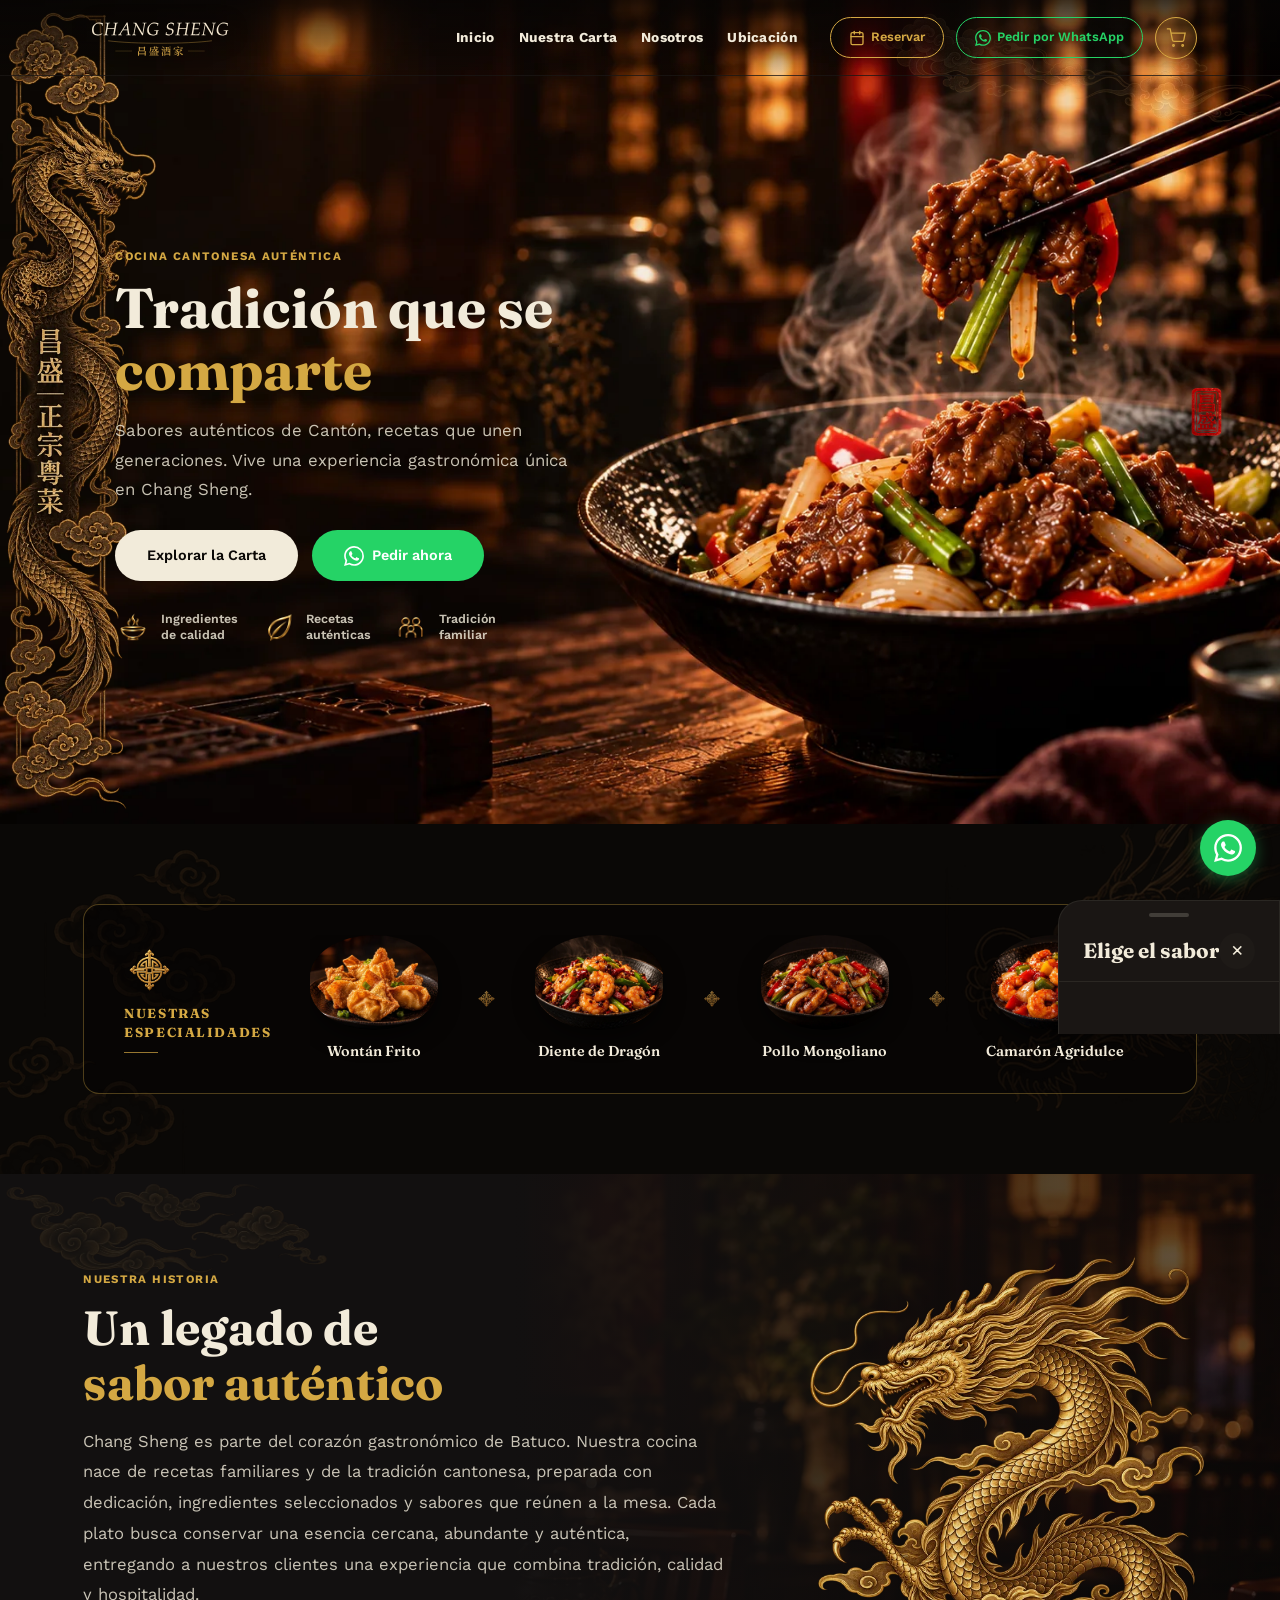
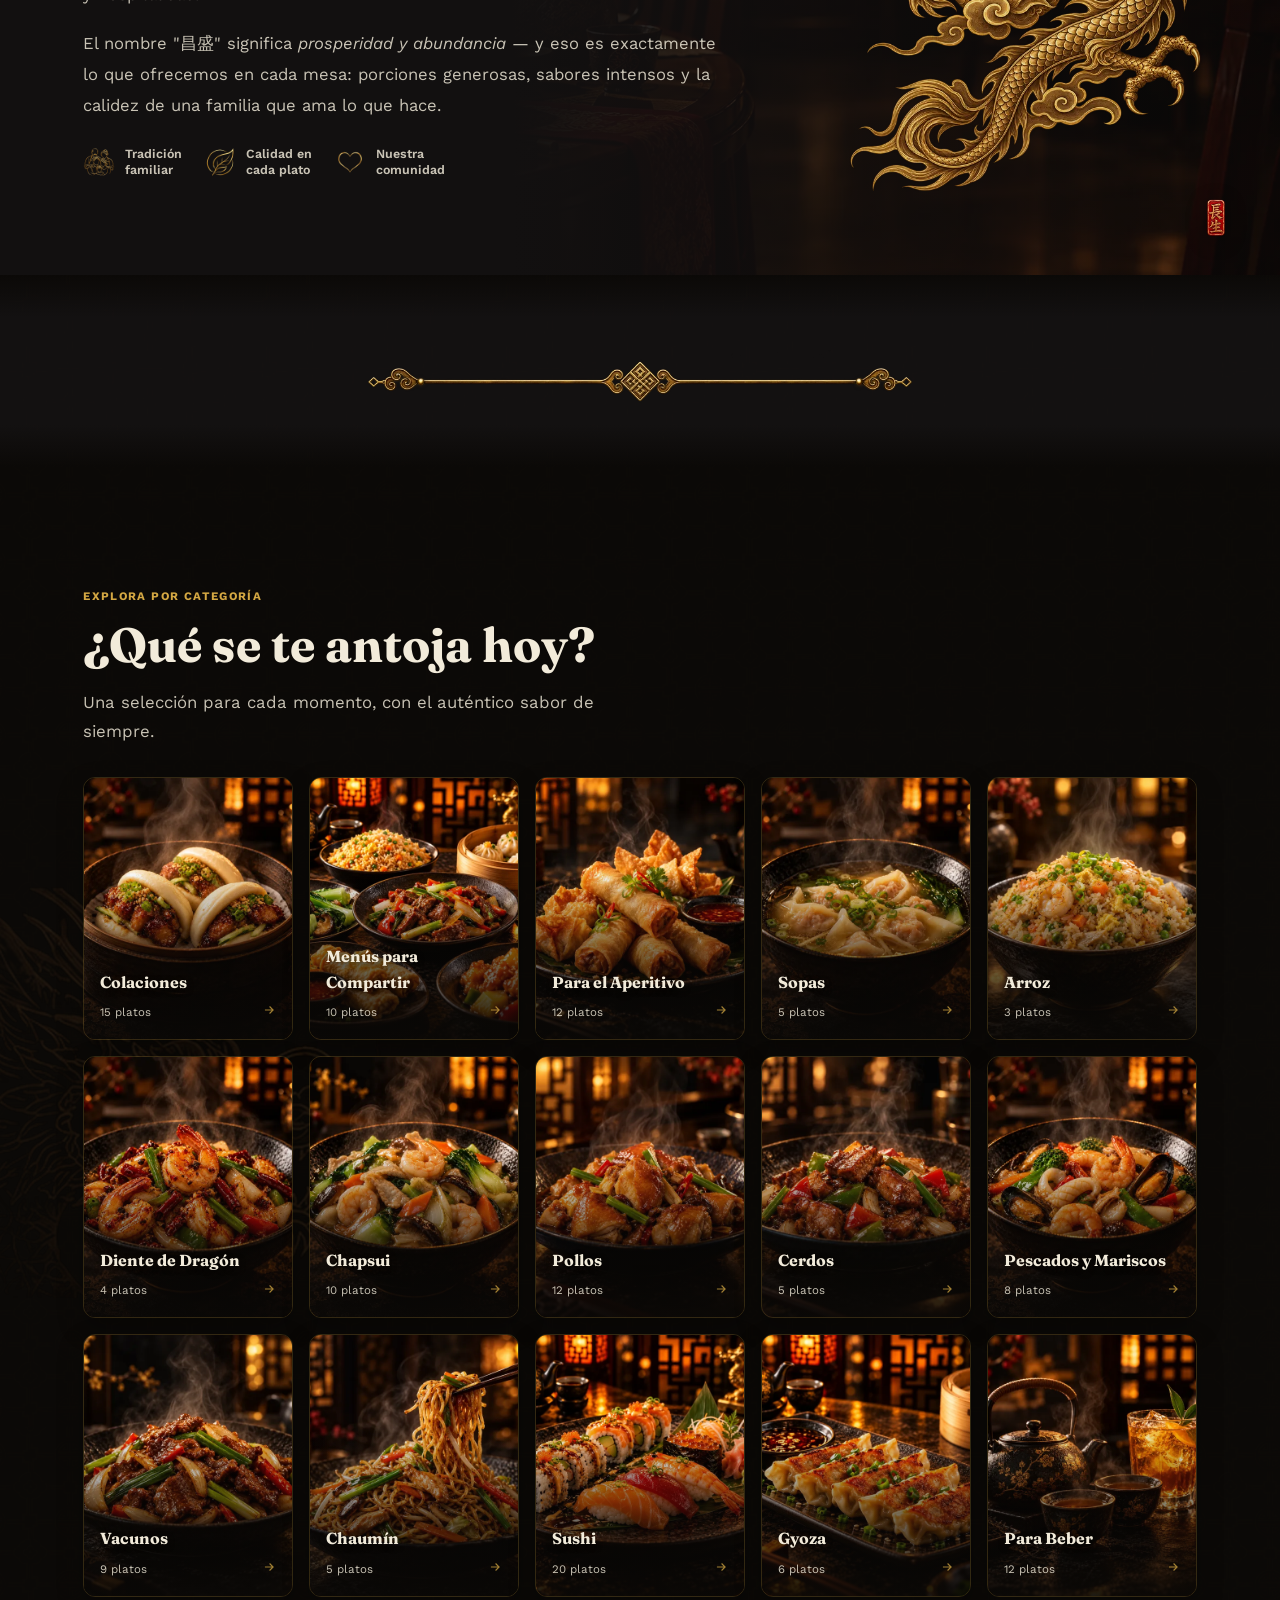
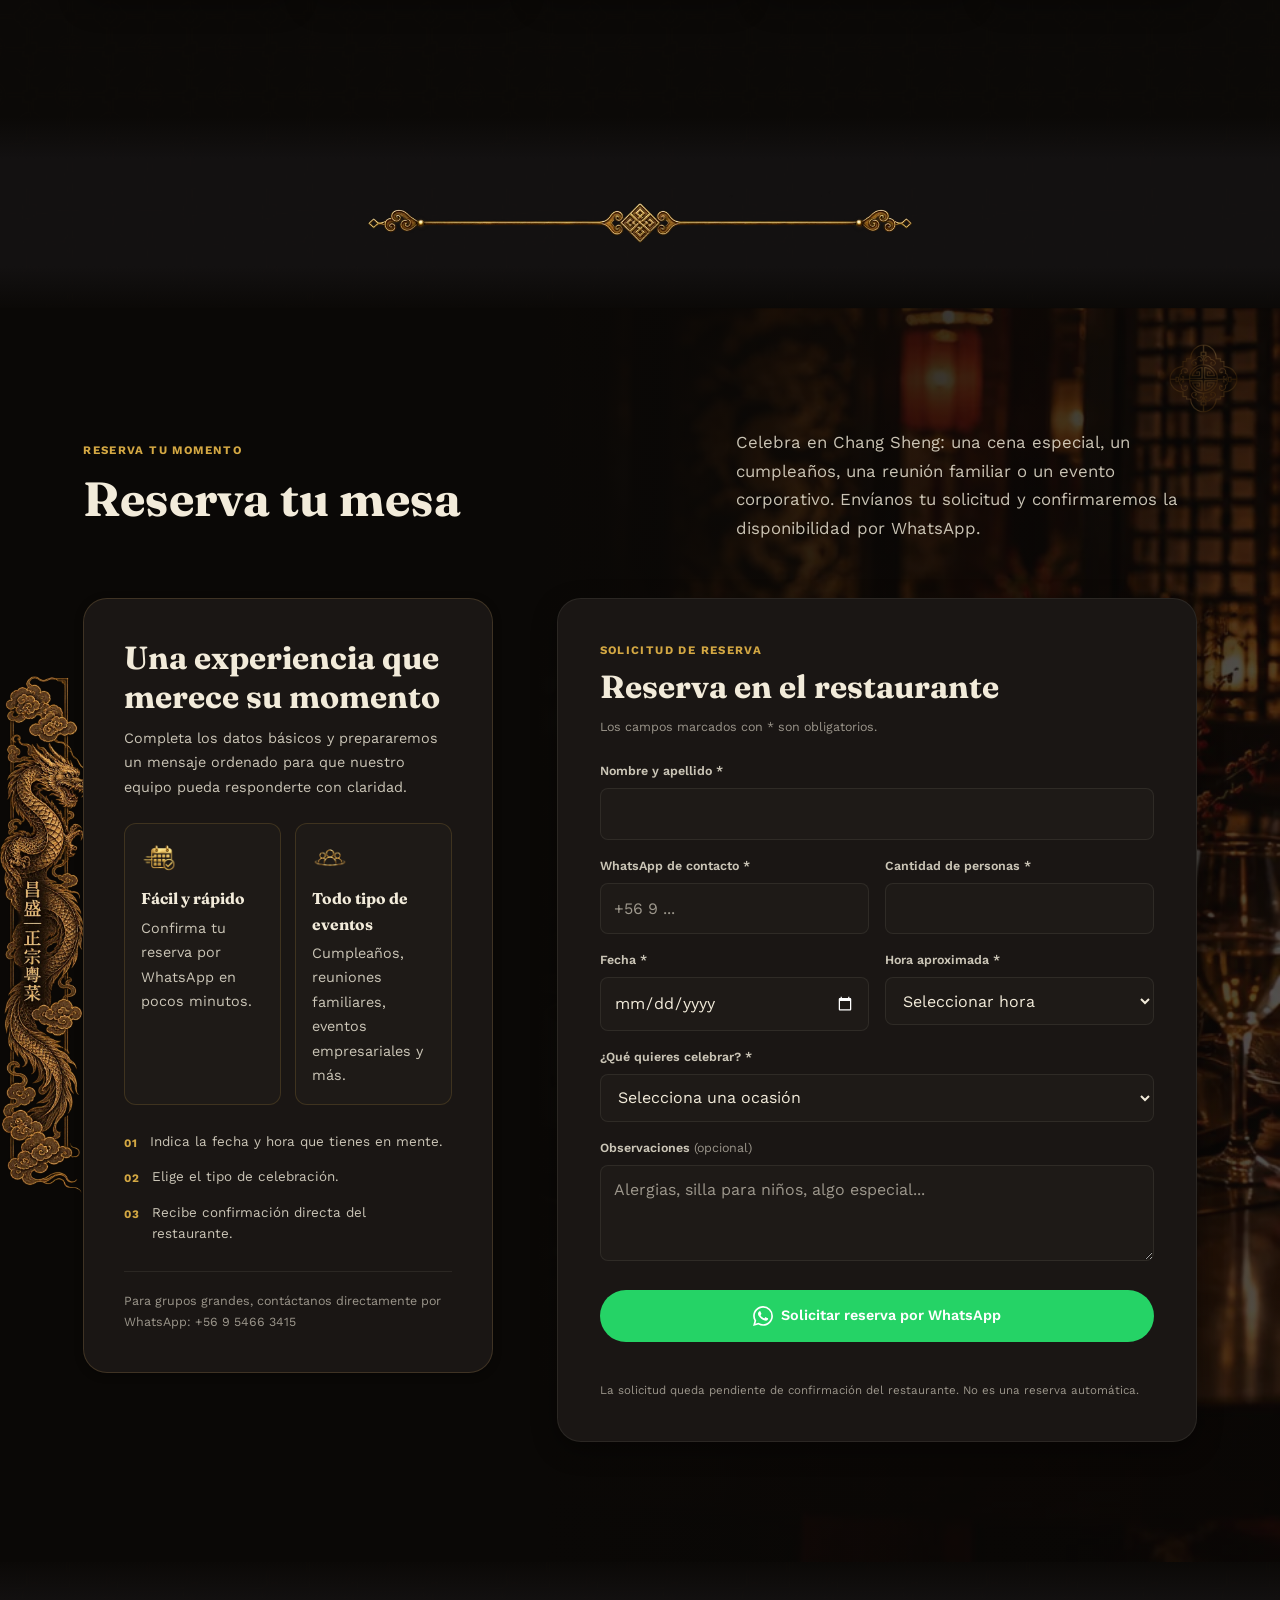
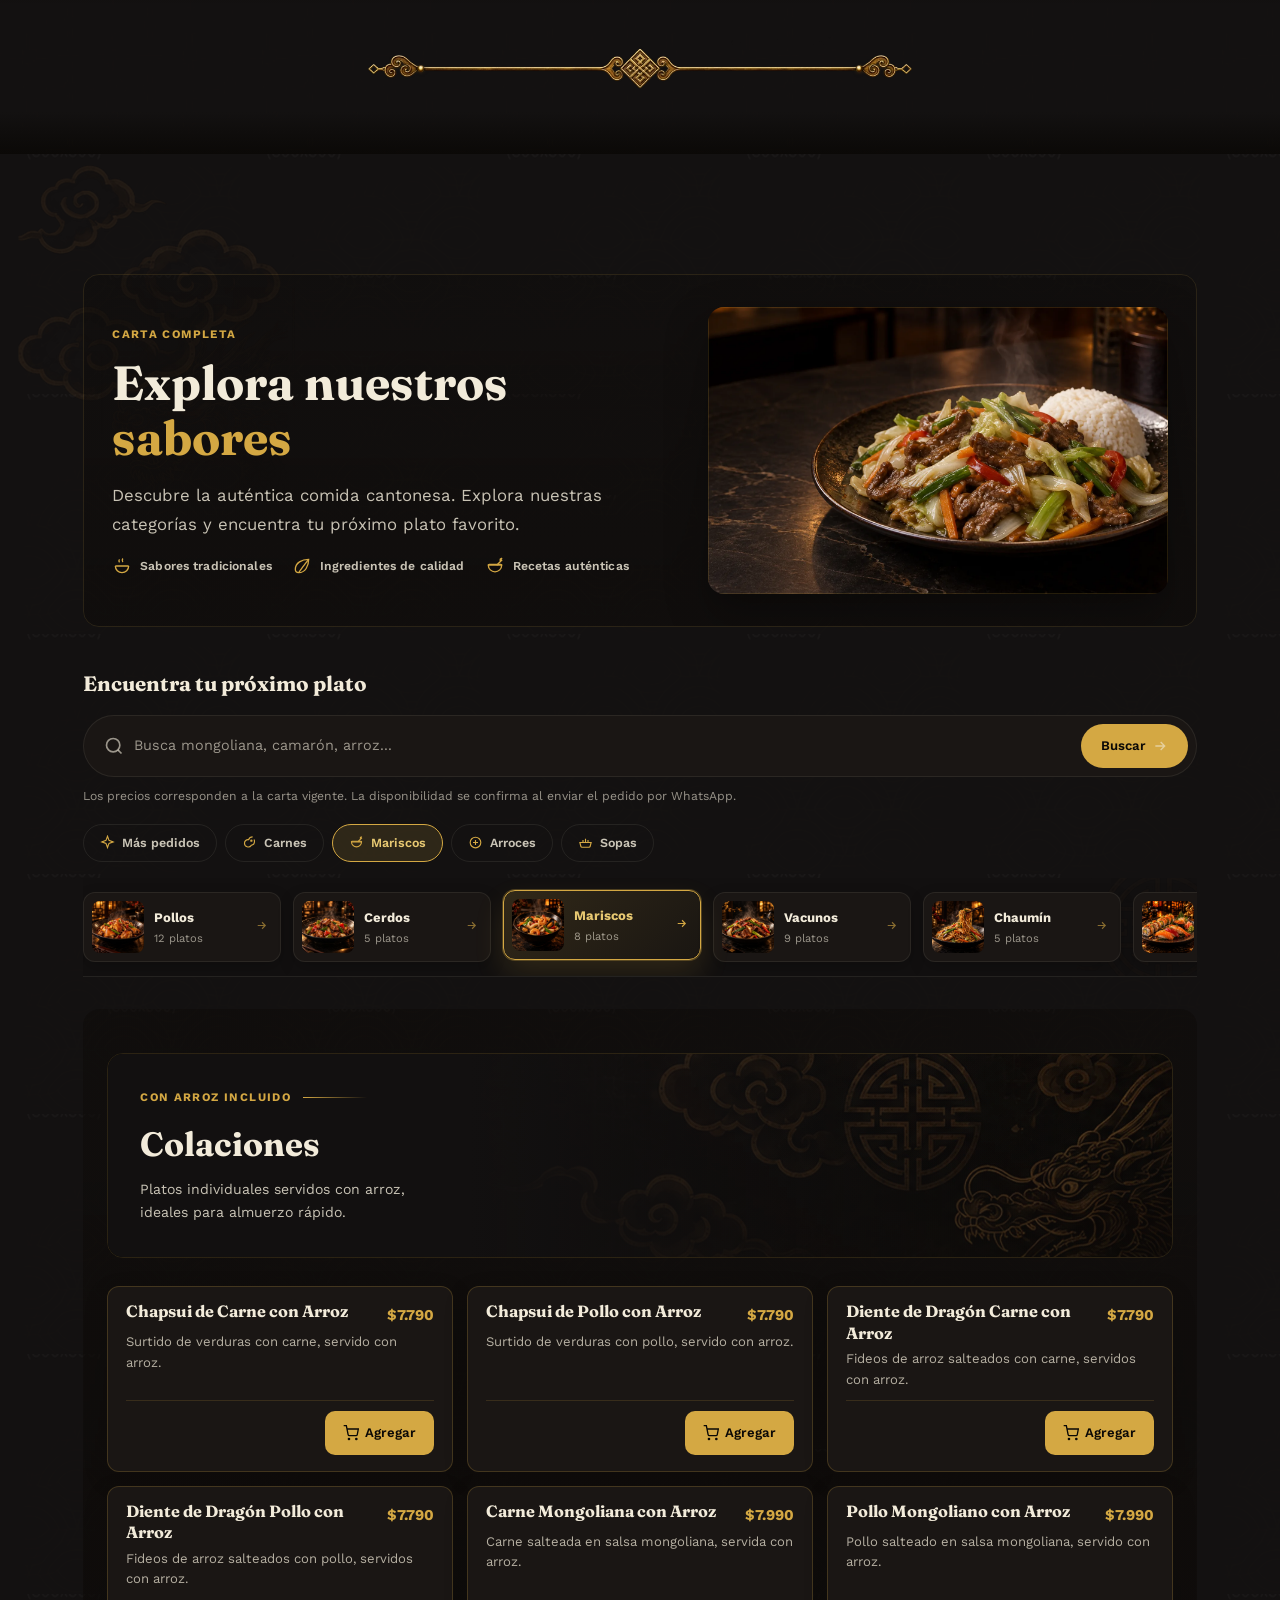
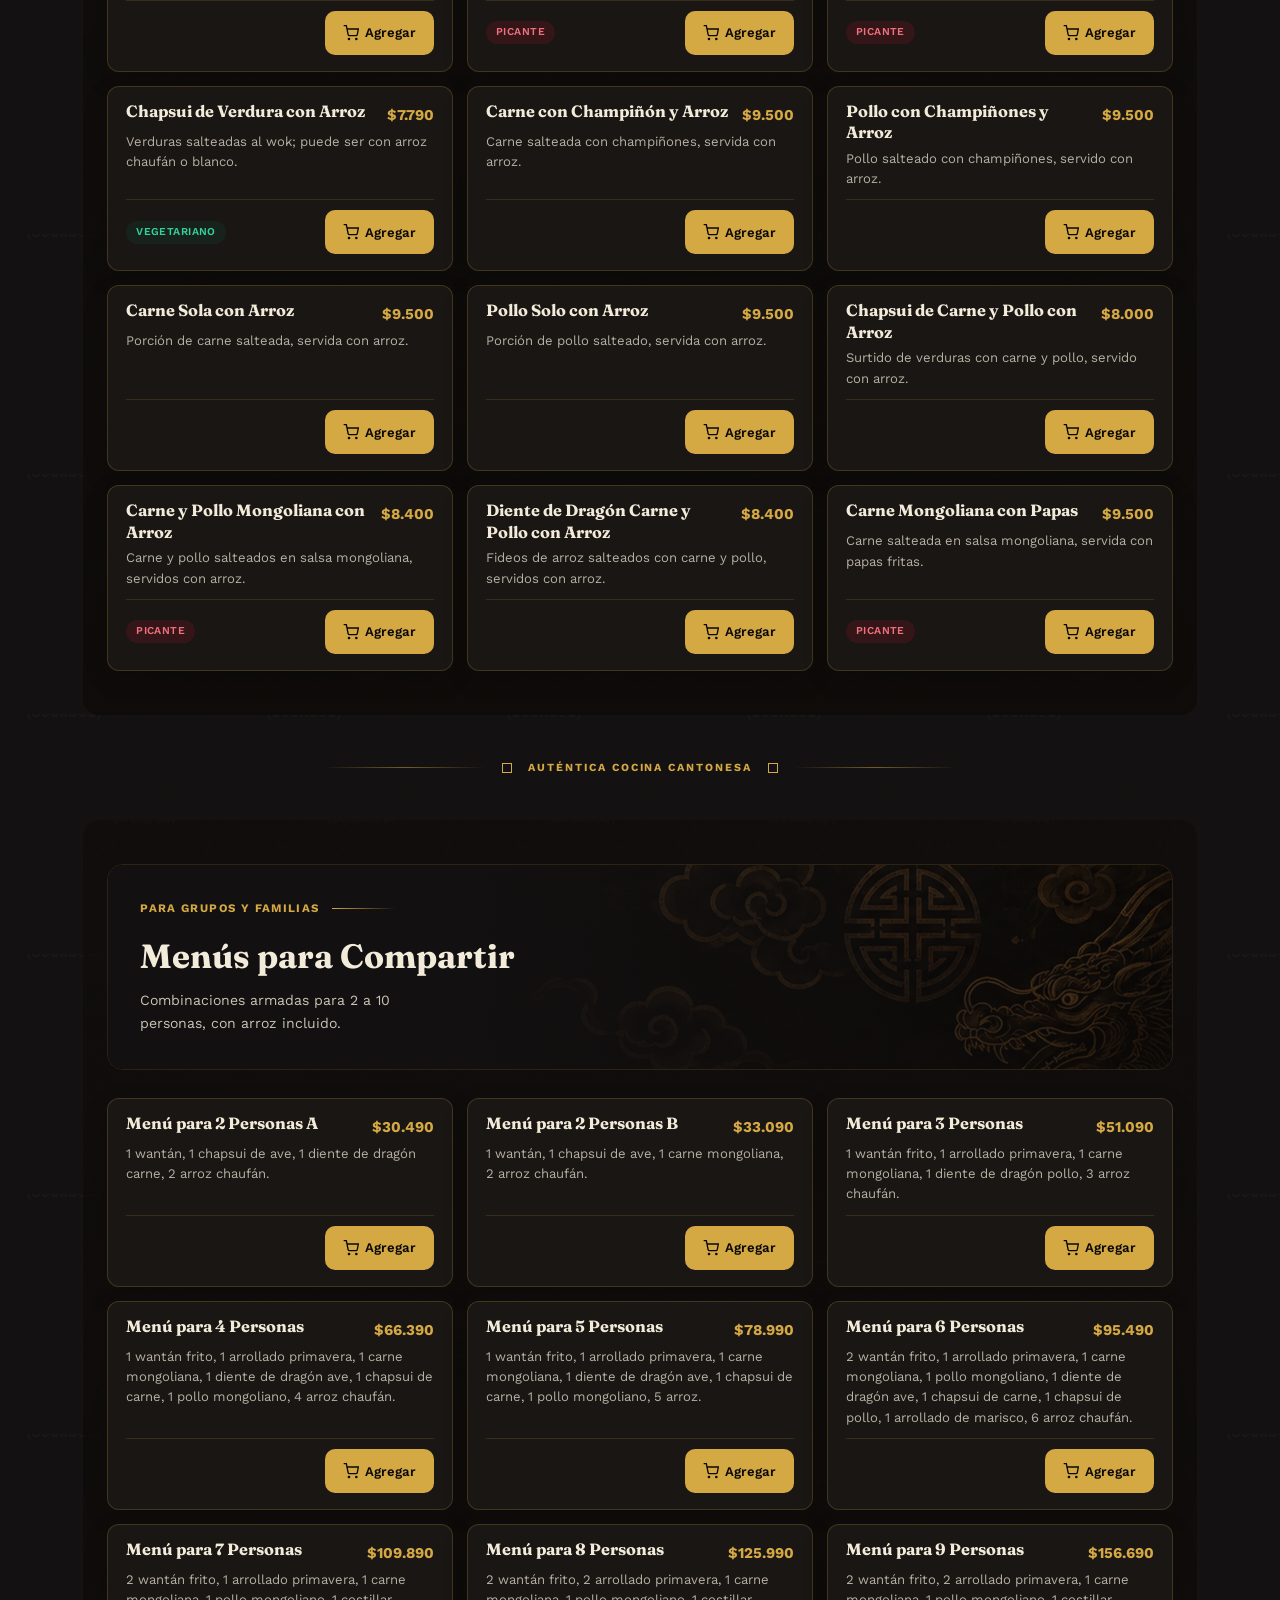
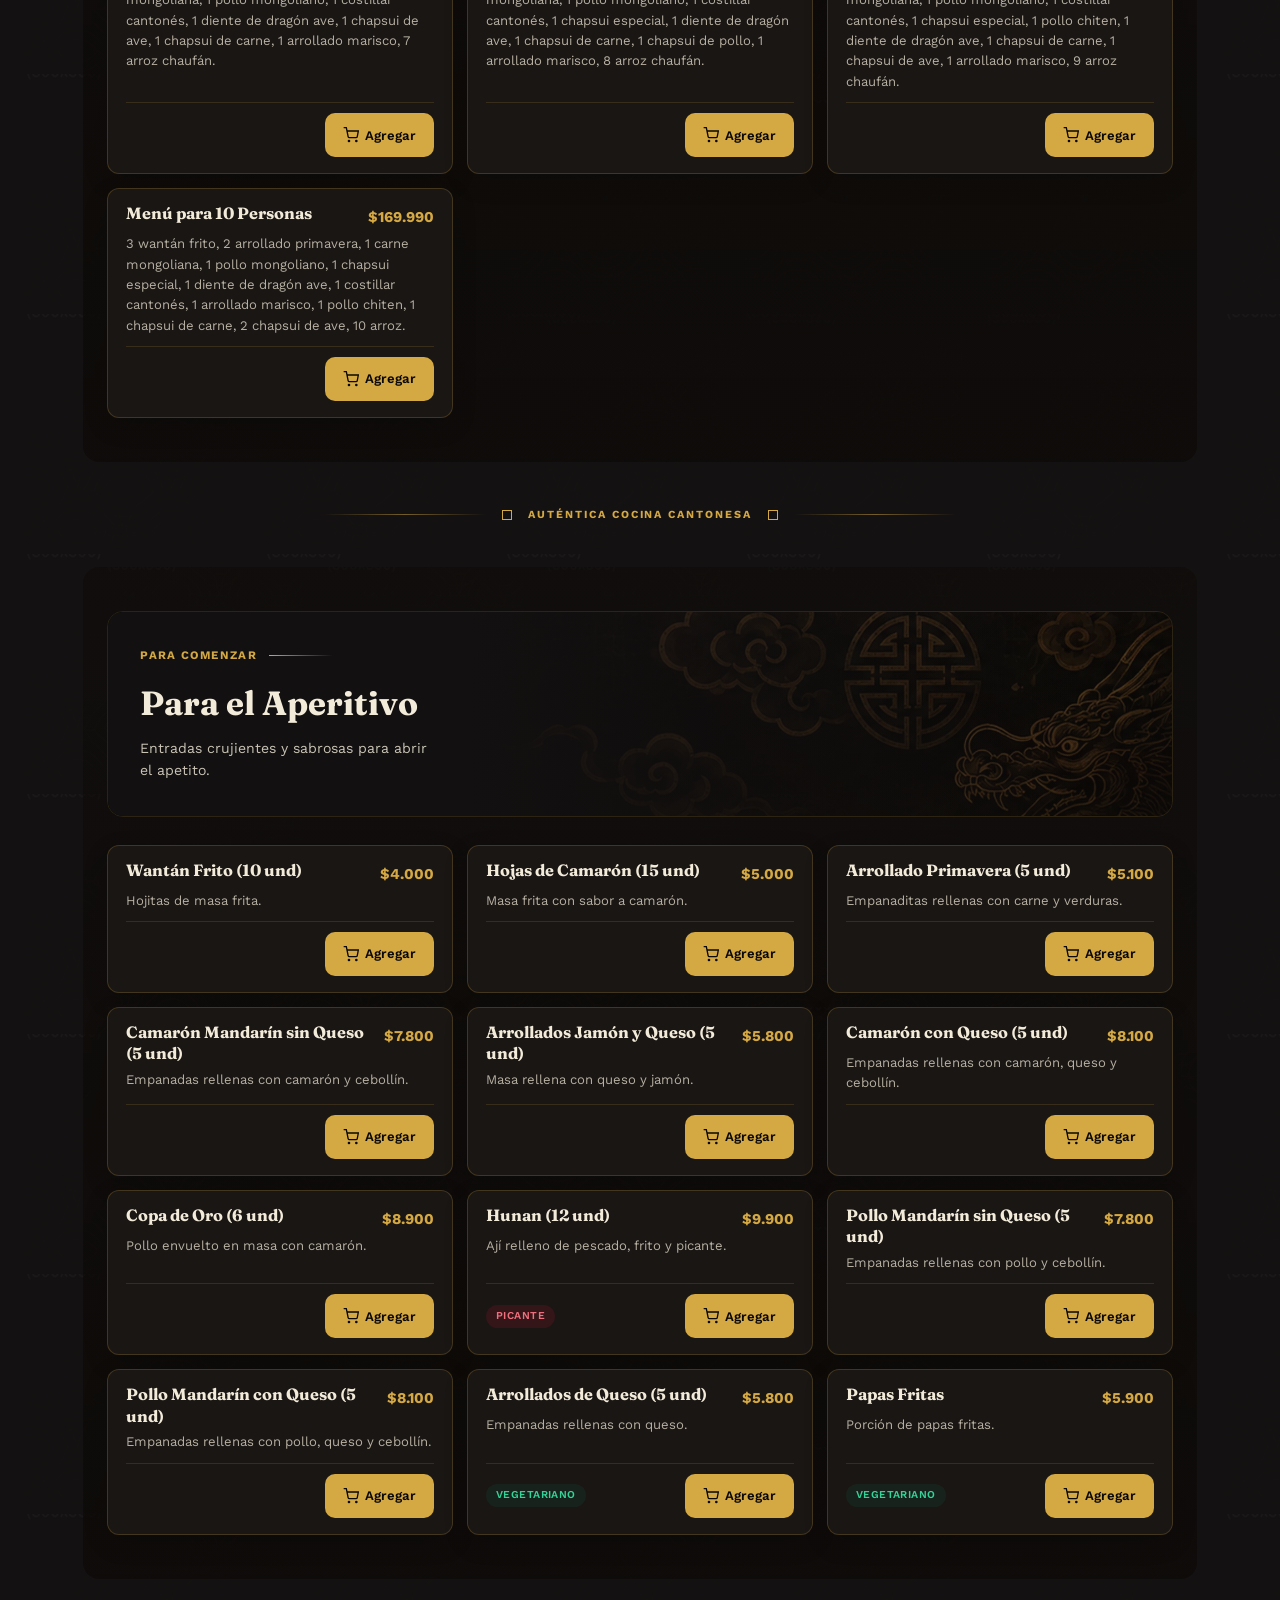
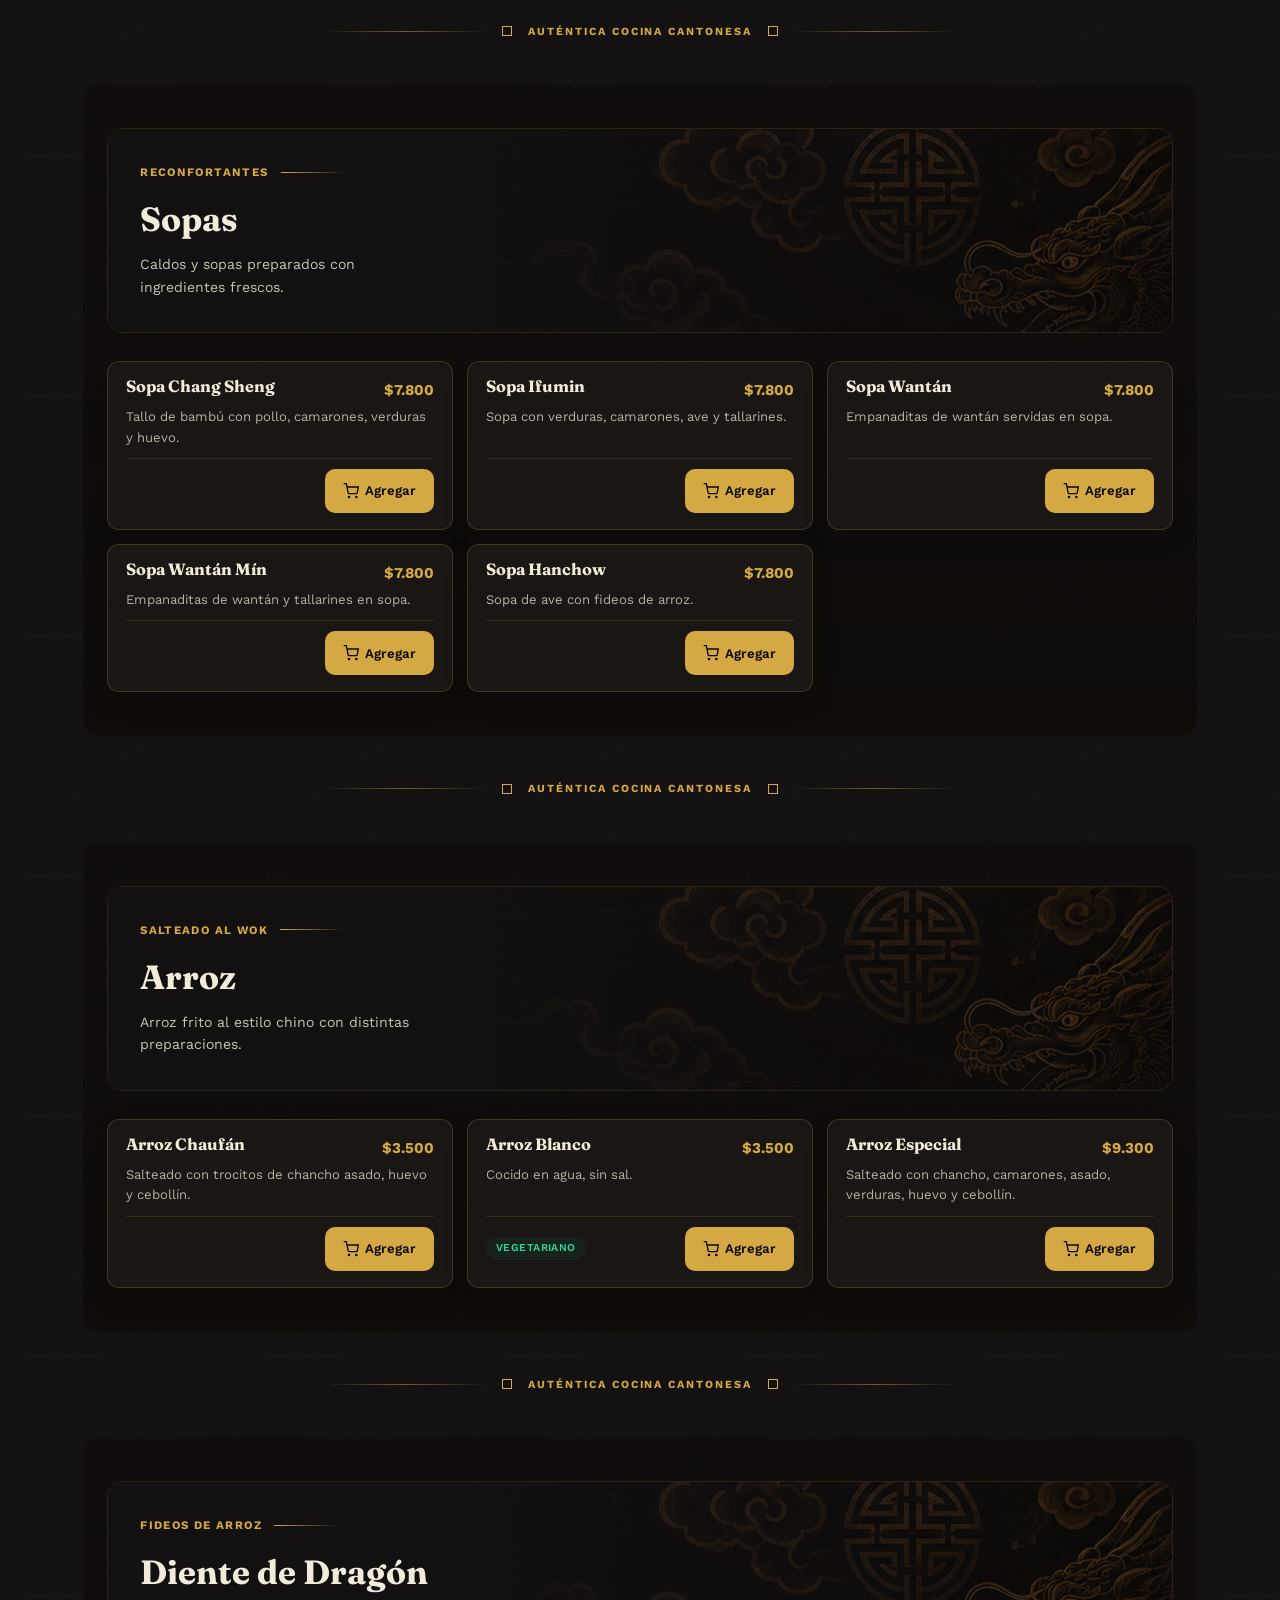
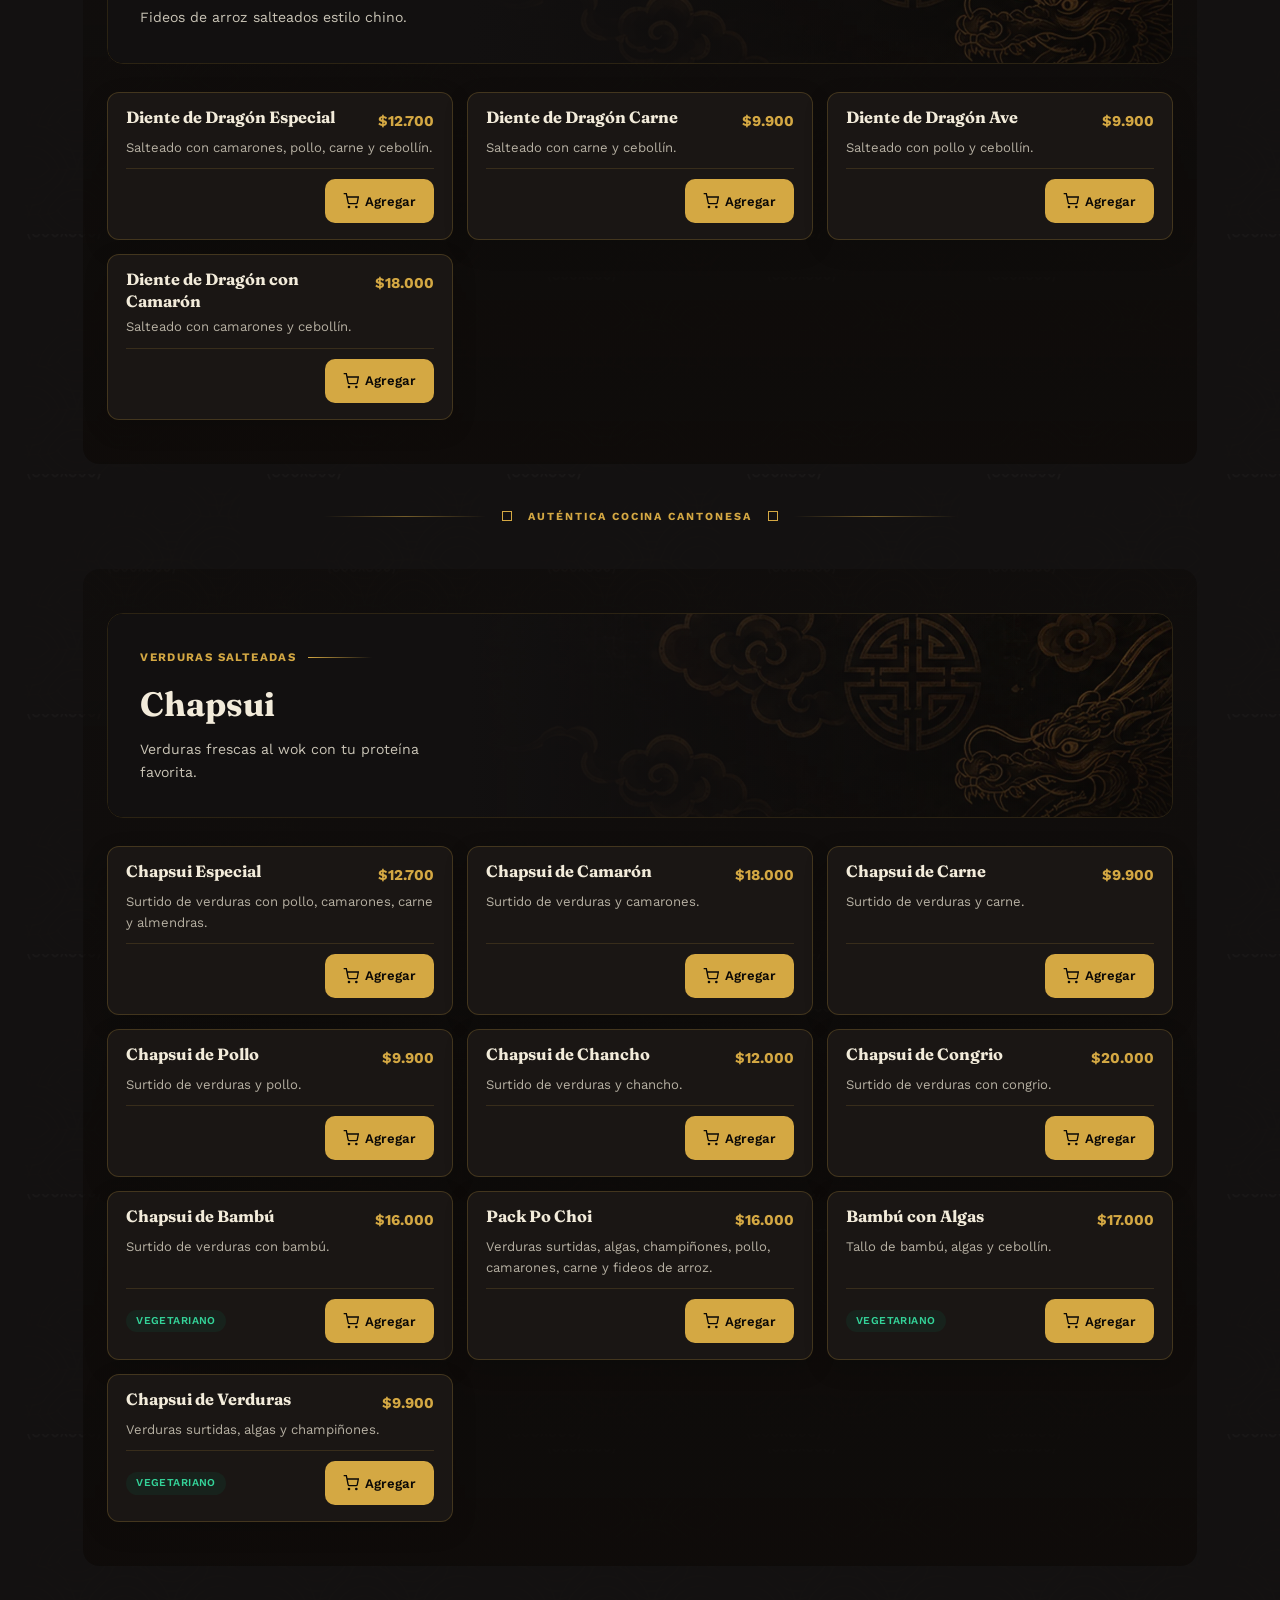
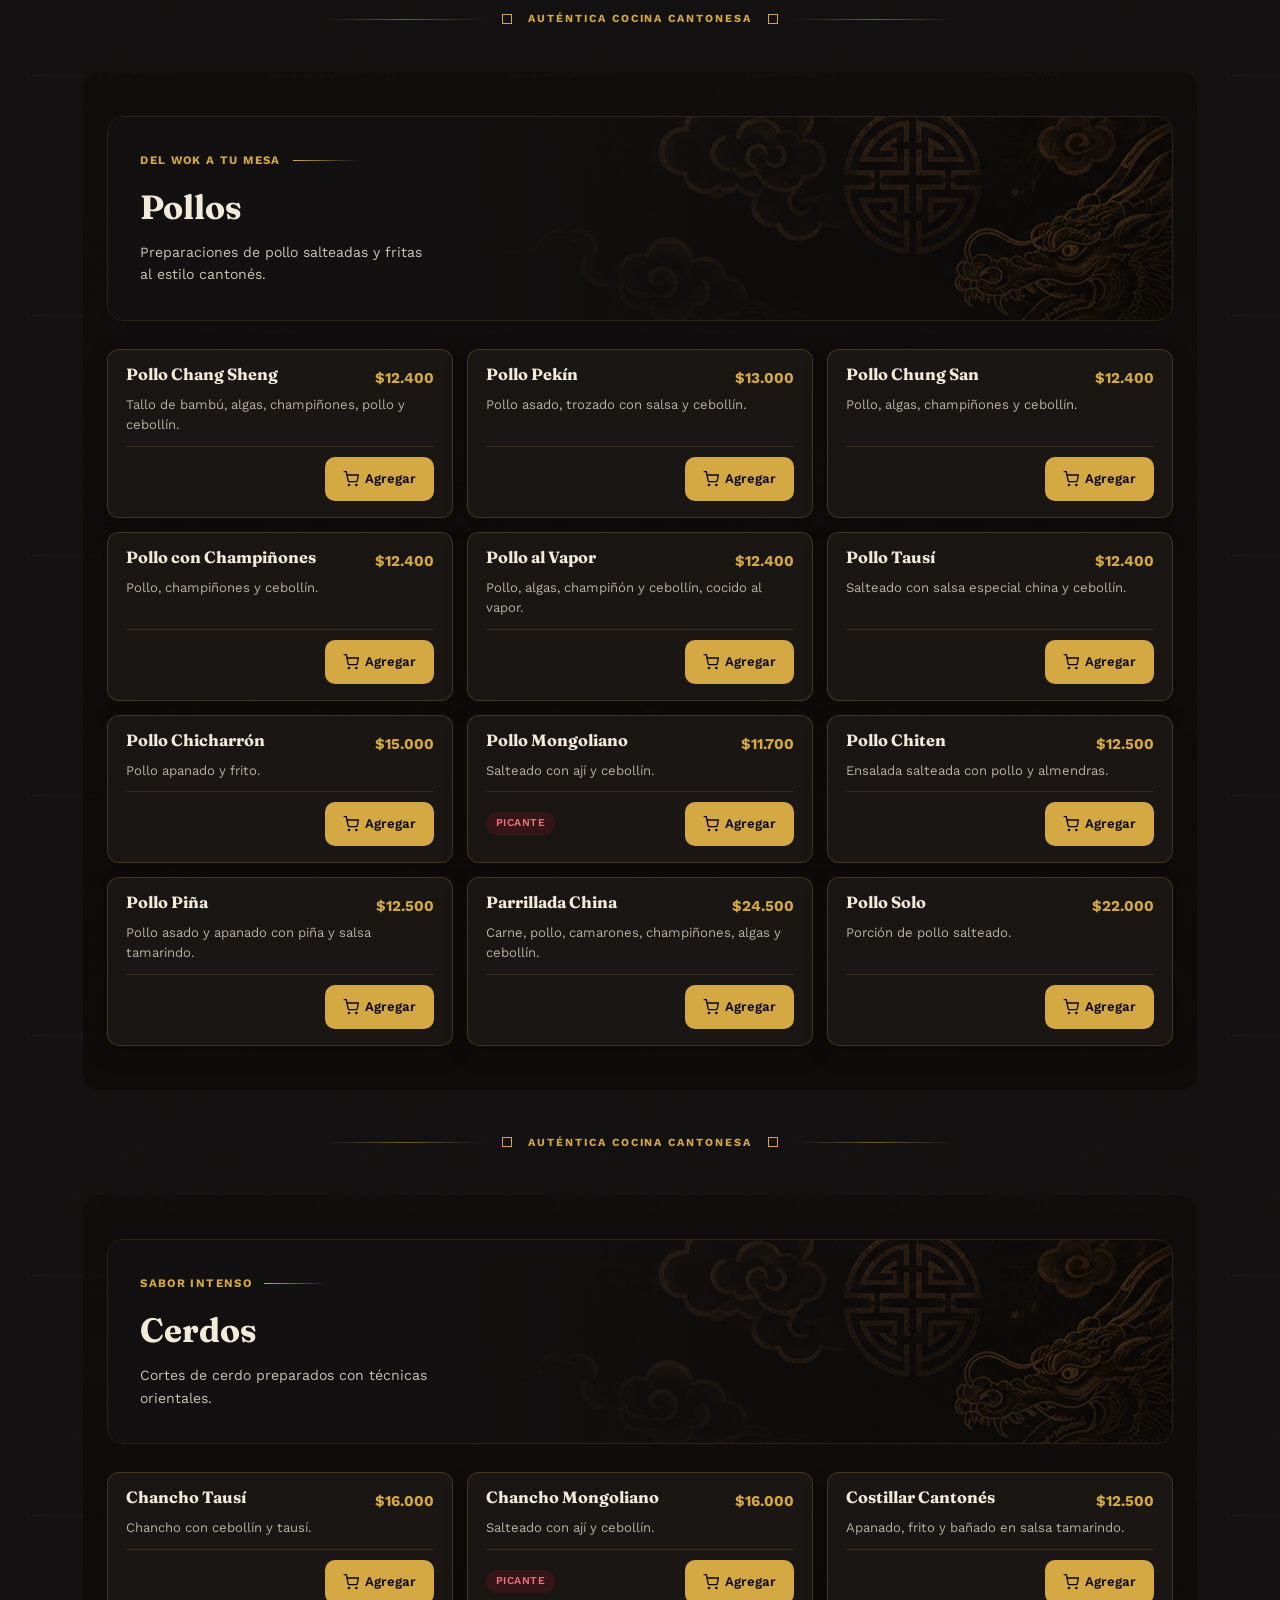
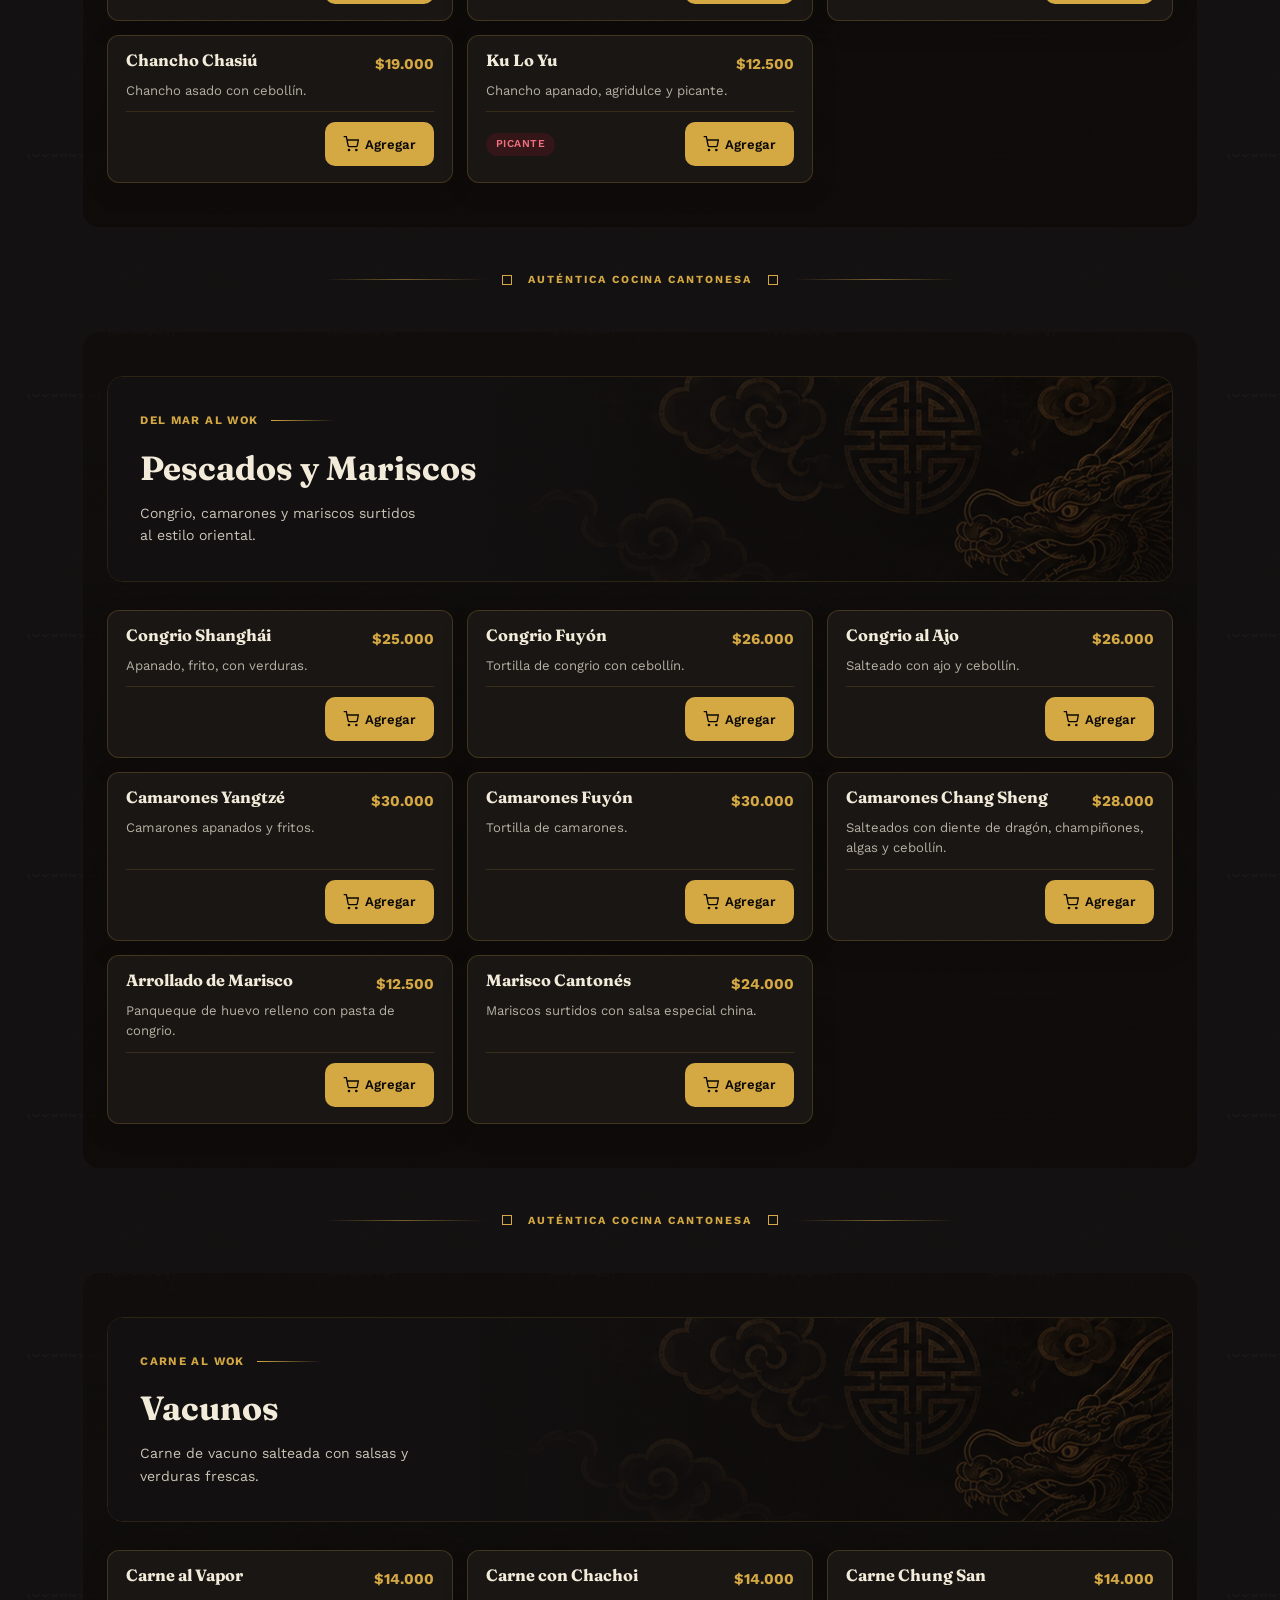
<file: index.html>
<!DOCTYPE html>
<html lang="es-CL">
<head>
<meta charset="UTF-8">
<meta name="viewport" content="width=device-width, initial-scale=1, viewport-fit=cover">
<title>Chang Sheng 昌盛酒家 — Auténtica Cocina China en Batuco</title>
<meta name="description" content="Restaurante Chang Sheng en Batuco. Cocina china auténtica con más de 25 años de tradición: chapsui, arroz chaumín, carne mongoliana, mariscos y más. Pedidos por WhatsApp y delivery.">
<meta name="keywords" content="restaurante chino, comida china, Batuco, delivery, chapsui, arroz chaumín, cocina oriental, Chang Sheng, carne mongoliana, wok">
<meta name="theme-color" content="#0A0806">
<meta name="color-scheme" content="dark">
<meta name="format-detection" content="telephone=no">
<meta property="og:title" content="Chang Sheng 昌盛酒家 — Auténtica Cocina China en Batuco">
<meta property="og:description" content="Cocina china auténtica con más de 25 años de tradición. Carta digital, delivery por WhatsApp y reservas.">
<meta property="og:type" content="website">
<meta property="og:locale" content="es_CL">
<meta property="og:site_name" content="Chang Sheng">
<meta property="og:url" content="https://hacksthedreams-bit.github.io/chang-sheng/">
<meta property="og:image" content="https://hacksthedreams-bit.github.io/chang-sheng/assets/img/hero-chang-sheng.jpg">
<meta property="og:image:alt" content="Chang Sheng 昌盛酒家 — salón del restaurante con carne mongoliana a la plancha y arroz frito">
<meta property="og:image:width" content="1672">
<meta property="og:image:height" content="941">
<meta name="twitter:card" content="summary_large_image">
<meta name="twitter:title" content="Chang Sheng 昌盛酒家 — Auténtica Cocina China en Batuco">
<meta name="twitter:description" content="Cocina china auténtica con más de 25 años de tradición. Carta digital, delivery por WhatsApp y reservas.">
<meta name="twitter:image" content="https://hacksthedreams-bit.github.io/chang-sheng/assets/img/hero-chang-sheng.jpg">
<link rel="canonical" href="https://hacksthedreams-bit.github.io/chang-sheng/">
<meta name="geo.region" content="CL-RM">
<meta name="geo.placename" content="Batuco, Santiago">
<link rel="icon" href="favicon.ico" sizes="any">
<link rel="icon" type="image/png" sizes="16x16" href="assets/brand/favicon-16.png">
<link rel="icon" type="image/png" sizes="32x32" href="assets/brand/favicon-32.png">
<link rel="icon" type="image/png" sizes="192x192" href="assets/brand/favicon-192.png">
<link rel="apple-touch-icon" href="assets/brand/apple-touch-icon.png">
<link rel="preconnect" href="https://fonts.googleapis.com">
<link rel="preconnect" href="https://fonts.gstatic.com" crossorigin>
<link href="https://fonts.googleapis.com/css2?family=Fraunces:ital,opsz,wght@0,9..144,300;0,9..144,400;0,9..144,600;0,9..144,700;0,9..144,800;1,9..144,400&family=Work+Sans:ital,wght@0,400;0,500;0,600;0,700;1,400&display=swap" rel="stylesheet">
<script type="application/ld+json">
{
  "@context": "https://schema.org",
  "@type": "Restaurant",
  "name": "Chang Sheng",
  "alternateName": "昌盛酒家",
  "description": "Restaurante de cocina china auténtica en Batuco con más de 25 años de tradición. Chapsui, arroz chaumín, carne mongoliana, mariscos y más.",
  "url": "https://www.changsheng.cl",
  "telephone": "+56954663415",
  "address": {
    "@type": "PostalAddress",
    "streetAddress": "Av. Francia N° 406",
    "addressLocality": "Batuco, Lampa",
    "addressRegion": "Región Metropolitana",
    "addressCountry": "CL"
  },
  "geo": {"@type": "GeoCoordinates", "latitude": -33.2478, "longitude": -70.8166},
  "servesCuisine": ["Chinese", "Asian"],
  "priceRange": "$$",
  "acceptsReservations": true,
  "hasMenu": "https://www.changsheng.cl/#carta",
  "openingHoursSpecification": [
    {
      "@type": "OpeningHoursSpecification",
      "dayOfWeek": ["Monday","Tuesday","Wednesday","Thursday","Friday","Saturday","Sunday"],
      "opens": "11:30",
      "closes": "22:30"
    }
  ]
}
</script>
<script type="application/ld+json">
{
  "@context":"https://schema.org",
  "@type":"FAQPage",
  "mainEntity":[
    {"@type":"Question","name":"¿Hacen delivery?","acceptedAnswer":{"@type":"Answer","text":"Sí, hacemos delivery a todo Batuco y alrededores. Puedes hacer tu pedido directamente por WhatsApp."}},
    {"@type":"Question","name":"¿Cuál es el pedido mínimo?","acceptedAnswer":{"@type":"Answer","text":"No tenemos pedido mínimo. Puedes pedir desde un plato individual."}},
    {"@type":"Question","name":"¿Aceptan tarjetas?","acceptedAnswer":{"@type":"Answer","text":"Sí, aceptamos efectivo, tarjetas de débito y crédito, y transferencias bancarias."}},
    {"@type":"Question","name":"¿Puedo reservar mesa?","acceptedAnswer":{"@type":"Answer","text":"Sí, puedes reservar directamente por WhatsApp o a través de nuestro formulario web."}}
  ]
}
</script>
<link rel="stylesheet" href="css/styles.css?v=20260965">
</head>
<body>

<!-- ═══ SPLASH LOADER ═══ -->
<div class="splash" id="splash" aria-hidden="true">
  <div class="splash__inner">
    <span class="splash__brand">昌盛酒家</span>
    <span class="splash__sub">Chang Sheng</span>
    <div class="splash__bar"><div class="splash__fill"></div></div>
  </div>
</div>

<!-- ═══ CUSTOM CURSOR (desktop) ═══ -->
<div class="cursor cursor--outer" id="cursor-outer"></div>
<div class="cursor cursor--inner" id="cursor-inner"></div>

<!-- ═══ SCROLL PROGRESS ═══ -->
<div class="scroll-progress" id="scroll-progress"></div>

<!-- ═══ HEADER ═══ -->
<header class="site-header" id="site-header">
<div class="shell header-inner">
  <a class="brand-lockup" href="#inicio" aria-label="Chang Sheng — volver al inicio">
    <img src="assets/brand/chang-sheng-lockup.svg" alt="Chang Sheng 昌盛酒家" width="800" height="280">
  </a>
  <div class="header-right" id="header-right">
    <nav class="header-nav" id="header-nav">
      <a href="#inicio">Inicio</a>
      <a href="#carta">Nuestra Carta</a>
      <a href="#nosotros">Nosotros</a>
      <a href="#ubicacion">Ubicación</a>
    </nav>
    <div class="header-actions">
      <a class="header-cta" href="#reservas">
        <svg viewBox="0 0 24 24" fill="none" stroke="currentColor" stroke-width="2" stroke-linecap="round" stroke-linejoin="round" width="16" height="16"><rect x="3" y="4" width="18" height="18" rx="2" ry="2"></rect><line x1="16" y1="2" x2="16" y2="6"></line><line x1="8" y1="2" x2="8" y2="6"></line><line x1="3" y1="10" x2="21" y2="10"></line></svg>
        Reservar
      </a>
      <a class="header-wa" href="https://wa.me/56954663415" target="_blank" rel="noreferrer">
        <svg viewBox="0 0 24 24" fill="currentColor" width="16" height="16"><path d="M17.472 14.382c-.297-.149-1.758-.867-2.03-.967-.273-.099-.471-.148-.67.15-.197.297-.767.966-.94 1.164-.173.199-.347.223-.644.075-.297-.15-1.255-.463-2.39-1.475-.883-.788-1.48-1.761-1.653-2.059-.173-.297-.018-.458.13-.606.134-.133.298-.347.446-.52.149-.174.198-.298.298-.497.099-.198.05-.371-.025-.52-.075-.149-.669-1.612-.916-2.207-.242-.579-.487-.5-.669-.51-.173-.008-.371-.01-.57-.01-.198 0-.52.074-.792.372-.272.297-1.04 1.016-1.04 2.479 0 1.462 1.065 2.875 1.213 3.074.149.198 2.096 3.2 5.077 4.487.709.306 1.262.489 1.694.625.712.227 1.36.195 1.871.118.571-.085 1.758-.719 2.006-1.413.248-.694.248-1.289.173-1.413-.074-.124-.272-.198-.57-.347m-5.421 7.403h-.004a9.87 9.87 0 01-5.031-1.378l-.361-.214-3.741.982.998-3.648-.235-.374a9.86 9.86 0 01-1.51-5.26c.001-5.45 4.436-9.884 9.888-9.884 2.64 0 5.122 1.03 6.988 2.898a9.825 9.825 0 012.893 6.994c-.003 5.45-4.437 9.884-9.885 9.884m8.413-18.297A11.815 11.815 0 0012.05 0C5.495 0 .16 5.335.157 11.892c0 2.096.547 4.142 1.588 5.945L.057 24l6.305-1.654a11.882 11.882 0 005.683 1.448h.005c6.554 0 11.89-5.335 11.893-11.893a11.821 11.821 0 00-3.48-8.413z"/></svg>
        Pedir por WhatsApp
      </a>
      <button class="header-cart" id="header-cart-btn" type="button" aria-label="Ver pedido">
        <svg viewBox="0 0 24 24" fill="none" stroke="currentColor" stroke-width="1.5" width="20" height="20"><circle cx="9" cy="21" r="1"/><circle cx="20" cy="21" r="1"/><path d="M1 1h4l2.68 13.39a2 2 0 002 1.61h9.72a2 2 0 002-1.61L23 6H6"/></svg>
        <span class="header-cart__count" id="header-cart-count">0</span>
      </button>
    </div>
  </div>
  <button class="hamburger" id="hamburger" type="button" aria-label="Abrir menú" aria-expanded="false" aria-controls="mobile-nav">
    <span></span><span></span><span></span>
  </button>
</div>
</header>

<!-- ═══ MOBILE NAV OVERLAY ═══ -->
<div class="mobile-nav" id="mobile-nav" aria-hidden="true">
  <nav class="mobile-nav__links">
    <a href="#inicio">Inicio</a>
    <a href="#nosotros">Nosotros</a>
    <a href="#carta">Carta</a>
    <a href="#reservas">Reservar Mesa</a>
    <a href="#ubicacion">Ubicación</a>
    <a href="#horarios">Horarios</a>
    <a class="mobile-nav__cta" href="https://wa.me/56954663415" target="_blank" rel="noreferrer">Pedir por WhatsApp</a>
  </nav>
</div>

<!-- ═══ HERO ═══ -->
<section class="hero" id="inicio">
  <div class="hero__bg" aria-hidden="true">
    <img src="assets/img/hero-home.webp" alt="Wok cantonés con carne mongoliana servido con palillos, sobre mesa de madera con el salón de Chang Sheng de fondo" width="1672" height="941" fetchpriority="high" decoding="async">
  </div>
  <div class="hero__panel" aria-hidden="true">
    <img src="assets/decor/hero/panel-izquierdo.webp" alt="" width="420" height="1260" loading="lazy">
  </div>
  <div class="hero__clouds" aria-hidden="true">
    <img src="assets/decor/hero/nubes.webp" alt="" width="700" height="233" loading="lazy">
  </div>
  <img class="hero__seal" src="assets/decor/hero/sello-rojo.webp" alt="" width="200" height="200" loading="lazy" aria-hidden="true">
  <div class="shell">
    <div class="hero__content">
      <span class="eyebrow reveal-up">Cocina cantonesa auténtica</span>
      <h1 class="hero__title reveal-up">Tradición que se <span class="gold">comparte</span></h1>
      <p class="hero__desc reveal-up">Sabores auténticos de Cantón, recetas que unen generaciones. Vive una experiencia gastronómica única en Chang Sheng.</p>
      <div class="hero__actions reveal-up">
        <a class="btn btn--primary magnetic" href="#carta">Explorar la Carta</a>
        <a class="btn btn--whatsapp magnetic" href="https://wa.me/56954663415" target="_blank" rel="noreferrer">
          <svg viewBox="0 0 24 24" fill="currentColor" width="20" height="20"><path d="M17.472 14.382c-.297-.149-1.758-.867-2.03-.967-.273-.099-.471-.148-.67.15-.197.297-.767.966-.94 1.164-.173.199-.347.223-.644.075-.297-.15-1.255-.463-2.39-1.475-.883-.788-1.48-1.761-1.653-2.059-.173-.297-.018-.458.13-.606.134-.133.298-.347.446-.52.149-.174.198-.298.298-.497.099-.198.05-.371-.025-.52-.075-.149-.669-1.612-.916-2.207-.242-.579-.487-.5-.669-.51-.173-.008-.371-.01-.57-.01-.198 0-.52.074-.792.372-.272.297-1.04 1.016-1.04 2.479 0 1.462 1.065 2.875 1.213 3.074.149.198 2.096 3.2 5.077 4.487.709.306 1.262.489 1.694.625.712.227 1.36.195 1.871.118.571-.085 1.758-.719 2.006-1.413.248-.694.248-1.289.173-1.413-.074-.124-.272-.198-.57-.347m-5.421 7.403h-.004a9.87 9.87 0 01-5.031-1.378l-.361-.214-3.741.982.998-3.648-.235-.374a9.86 9.86 0 01-1.51-5.26c.001-5.45 4.436-9.884 9.888-9.884 2.64 0 5.122 1.03 6.988 2.898a9.825 9.825 0 012.893 6.994c-.003 5.45-4.437 9.884-9.885 9.884m8.413-18.297A11.815 11.815 0 0012.05 0C5.495 0 .16 5.335.157 11.892c0 2.096.547 4.142 1.588 5.945L.057 24l6.305-1.654a11.882 11.882 0 005.683 1.448h.005c6.554 0 11.89-5.335 11.893-11.893a11.821 11.821 0 00-3.48-8.413z"/></svg>
          Pedir ahora
        </a>
      </div>
      <ul class="hero__attrs reveal-up">
        <li>
          <img src="assets/decor/hero/icon-calidad.webp" alt="" width="40" height="40" loading="lazy">
          <span>Ingredientes<br>de calidad</span>
        </li>
        <li>
          <img src="assets/decor/hero/icon-recetas.webp" alt="" width="40" height="40" loading="lazy">
          <span>Recetas<br>auténticas</span>
        </li>
        <li>
          <img src="assets/decor/hero/icon-tradicion.webp" alt="" width="40" height="40" loading="lazy">
          <span>Tradición<br>familiar</span>
        </li>
      </ul>
    </div>
  </div>
</section>

<!-- ═══ FRANJA DE ESPECIALIDADES ═══ -->
<section class="specialties">
  <div class="specialties__bg" aria-hidden="true">
    <img class="specialties__clouds specialties__clouds--tl" src="assets/decor/antojos-v2/nubes.webp" alt="" width="600" height="456" loading="lazy">
    <img class="specialties__dragon" src="assets/decor/antojos-v2/dragon-lineal.webp" alt="" width="500" height="500" loading="lazy">
    <img class="specialties__clouds specialties__clouds--bl" src="assets/decor/antojos-v2/nubes.webp" alt="" width="600" height="456" loading="lazy">
  </div>
  <div class="shell">
    <div class="specialties__box">
      <div class="specialties__label">
        <img src="assets/decor/especialidades/emblema.webp" alt="" width="160" height="160" loading="lazy">
        <span>Nuestras<br>especialidades</span>
      </div>
      <div class="specialties__viewport">
        <ul class="specialties__track">
          <li class="specialties__item">
            <img src="assets/img/especialidades/wontan-frito.webp" alt="Wontán Frito" width="640" height="480" loading="lazy">
            <span>Wontán Frito</span>
          </li>
          <li class="specialties__sep" aria-hidden="true"><img src="assets/decor/especialidades/emblema.webp" alt="" width="160" height="160" loading="lazy"></li>
          <li class="specialties__item">
            <img src="assets/img/especialidades/diente-de-dragon.webp" alt="Diente de Dragón" width="640" height="480" loading="lazy">
            <span>Diente de Dragón</span>
          </li>
          <li class="specialties__sep" aria-hidden="true"><img src="assets/decor/especialidades/emblema.webp" alt="" width="160" height="160" loading="lazy"></li>
          <li class="specialties__item">
            <img src="assets/img/especialidades/pollo-mongoliano.webp" alt="Pollo Mongoliano" width="640" height="480" loading="lazy">
            <span>Pollo Mongoliano</span>
          </li>
          <li class="specialties__sep" aria-hidden="true"><img src="assets/decor/especialidades/emblema.webp" alt="" width="160" height="160" loading="lazy"></li>
          <li class="specialties__item">
            <img src="assets/img/especialidades/camaron-agridulce.webp" alt="Camarón Agridulce" width="640" height="480" loading="lazy">
            <span>Camarón Agridulce</span>
          </li>
          <li class="specialties__sep" aria-hidden="true"><img src="assets/decor/especialidades/emblema.webp" alt="" width="160" height="160" loading="lazy"></li>
          <li class="specialties__item">
            <img src="assets/img/especialidades/arroz-chaumin.webp" alt="Arroz Chaumín" width="640" height="480" loading="lazy">
            <span>Arroz Chaumín</span>
          </li>
          <li class="specialties__sep" aria-hidden="true"><img src="assets/decor/especialidades/emblema.webp" alt="" width="160" height="160" loading="lazy"></li>
          <li class="specialties__item">
            <img src="assets/img/especialidades/carne-mongoliana.webp" alt="Carne Mongoliana" width="640" height="480" loading="lazy">
            <span>Carne Mongoliana</span>
          </li>
          <li class="specialties__sep" aria-hidden="true"><img src="assets/decor/especialidades/emblema.webp" alt="" width="160" height="160" loading="lazy"></li>
          <li class="specialties__item dup" aria-hidden="true">
            <img src="assets/img/especialidades/wontan-frito.webp" alt="" width="640" height="480" loading="lazy">
            <span>Wontán Frito</span>
          </li>
          <li class="specialties__sep dup" aria-hidden="true"><img src="assets/decor/especialidades/emblema.webp" alt="" width="160" height="160" loading="lazy"></li>
          <li class="specialties__item dup" aria-hidden="true">
            <img src="assets/img/especialidades/diente-de-dragon.webp" alt="" width="640" height="480" loading="lazy">
            <span>Diente de Dragón</span>
          </li>
          <li class="specialties__sep dup" aria-hidden="true"><img src="assets/decor/especialidades/emblema.webp" alt="" width="160" height="160" loading="lazy"></li>
          <li class="specialties__item dup" aria-hidden="true">
            <img src="assets/img/especialidades/pollo-mongoliano.webp" alt="" width="640" height="480" loading="lazy">
            <span>Pollo Mongoliano</span>
          </li>
          <li class="specialties__sep dup" aria-hidden="true"><img src="assets/decor/especialidades/emblema.webp" alt="" width="160" height="160" loading="lazy"></li>
          <li class="specialties__item dup" aria-hidden="true">
            <img src="assets/img/especialidades/camaron-agridulce.webp" alt="" width="640" height="480" loading="lazy">
            <span>Camarón Agridulce</span>
          </li>
          <li class="specialties__sep dup" aria-hidden="true"><img src="assets/decor/especialidades/emblema.webp" alt="" width="160" height="160" loading="lazy"></li>
          <li class="specialties__item dup" aria-hidden="true">
            <img src="assets/img/especialidades/arroz-chaumin.webp" alt="" width="640" height="480" loading="lazy">
            <span>Arroz Chaumín</span>
          </li>
          <li class="specialties__sep dup" aria-hidden="true"><img src="assets/decor/especialidades/emblema.webp" alt="" width="160" height="160" loading="lazy"></li>
          <li class="specialties__item dup" aria-hidden="true">
            <img src="assets/img/especialidades/carne-mongoliana.webp" alt="" width="640" height="480" loading="lazy">
            <span>Carne Mongoliana</span>
          </li>
          <li class="specialties__sep dup" aria-hidden="true"><img src="assets/decor/especialidades/emblema.webp" alt="" width="160" height="160" loading="lazy"></li>
        </ul>
      </div>
    </div>
  </div>
</section>

<!-- ═══ 1. NUESTRA HISTORIA — Diferenciador ═══ -->
<section class="section section--fusion" id="nosotros">
  <img class="fusion__dragon" src="assets/decor/historia-v2/dragon.webp" alt="" width="650" height="867" loading="lazy" aria-hidden="true">
  <img class="fusion__clouds" src="assets/decor/historia-v2/nubes.webp" alt="" width="700" height="233" loading="lazy" aria-hidden="true">
  <div class="shell">
    <div class="fusion">
      <div class="fusion__text reveal-up">
        <span class="eyebrow">Nuestra Historia</span>
        <h2 class="section-title">Un legado de<br><span class="gold">sabor auténtico</span></h2>
        <p class="fusion__desc">Chang Sheng es parte del corazón gastronómico de Batuco. Nuestra cocina nace de recetas familiares y de la tradición cantonesa, preparada con dedicación, ingredientes seleccionados y sabores que reúnen a la mesa. Cada plato busca conservar una esencia cercana, abundante y auténtica, entregando a nuestros clientes una experiencia que combina tradición, calidad y hospitalidad.</p>
        <p class="fusion__desc">El nombre "昌盛" significa <em>prosperidad y abundancia</em> — y eso es exactamente lo que ofrecemos en cada mesa: porciones generosas, sabores intensos y la calidez de una familia que ama lo que hace.</p>
        <ul class="fusion__attrs">
          <li>
            <img src="assets/decor/historia-v2/icon-tradicion.webp" alt="" width="36" height="36" loading="lazy">
            <span>Tradición<br>familiar</span>
          </li>
          <li>
            <img src="assets/decor/historia-v2/icon-calidad.webp" alt="" width="36" height="36" loading="lazy">
            <span>Calidad en<br>cada plato</span>
          </li>
          <li>
            <img src="assets/decor/historia-v2/icon-comunidad.webp" alt="" width="36" height="36" loading="lazy">
            <span>Nuestra<br>comunidad</span>
          </li>
        </ul>
      </div>
    </div>
  </div>
  <img class="fusion__seal" src="assets/decor/historia-v2/sello.webp" alt="" width="160" height="160" loading="lazy" aria-hidden="true">
</section>

<!-- ═══ SEPARADOR — apertura de categoría ═══ -->
<div class="separator" aria-hidden="true">
  <img class="separator__ornament reveal-up" src="assets/decor/nuevas-zonas/divisor.webp" alt="" width="1000" height="199" loading="lazy">
</div>

<!-- ═══ 2. ¿QUÉ SE TE ANTOJA HOY? ═══ -->
<section class="section section--antojos" id="antojos">
  <div class="shell">
    <span class="eyebrow reveal-up">Explora por categoría</span>
    <h2 class="section-title reveal-up">¿Qué se te antoja hoy?</h2>
    <p class="section-subtitle reveal-up">Una selección para cada momento, con el auténtico sabor de siempre.</p>
    <div class="antojos-grid" id="antojos-grid"></div>
  </div>
</section>

<!-- ═══ SEPARADOR — cierre de categoría ═══ -->
<div class="separator" aria-hidden="true">
  <img class="separator__ornament reveal-up" src="assets/decor/nuevas-zonas/divisor.webp" alt="" width="1000" height="199" loading="lazy">
</div>

<!-- ═══ 3. RESERVAS ═══ -->
<section class="section section--reservations" id="reservas">
  <img class="reservations__clouds" src="assets/decor/reservas/nubes.webp" alt="" width="700" height="233" loading="lazy" aria-hidden="true">
  <img class="reservations__emblem" src="assets/decor/reservas/emblema.webp" alt="" width="200" height="200" loading="lazy" aria-hidden="true">
  <img class="reservations__dragon" src="assets/reservas/dragon-ornamento.webp" alt="" width="458" height="1592" loading="lazy" aria-hidden="true">
  <div class="shell">
    <div class="reservation-heading reveal-up">
      <div>
        <span class="eyebrow">Reserva tu momento</span>
        <h2 class="section-title">Reserva tu mesa</h2>
      </div>
      <p class="section-subtitle">Celebra en Chang Sheng: una cena especial, un cumpleaños, una reunión familiar o un evento corporativo. Envíanos tu solicitud y confirmaremos la disponibilidad por WhatsApp.</p>
    </div>

    <div class="reservation-layout">
      <div class="reservation-promise reveal-up">
        <h3>Una experiencia que merece su momento</h3>
        <p>Completa los datos básicos y prepararemos un mensaje ordenado para que nuestro equipo pueda responderte con claridad.</p>
        <div class="reservation-benefits">
          <div class="reservation-benefit">
            <img src="assets/decor/reservas/icon-facil.webp" alt="" width="44" height="44" loading="lazy">
            <div>
              <h4>Fácil y rápido</h4>
              <p>Confirma tu reserva por WhatsApp en pocos minutos.</p>
            </div>
          </div>
          <div class="reservation-benefit">
            <img src="assets/decor/reservas/icon-eventos.webp" alt="" width="44" height="44" loading="lazy">
            <div>
              <h4>Todo tipo de eventos</h4>
              <p>Cumpleaños, reuniones familiares, eventos empresariales y más.</p>
            </div>
          </div>
        </div>
        <ul class="reservation-promise__list">
          <li><span aria-hidden="true">01</span><span>Indica la fecha y hora que tienes en mente.</span></li>
          <li><span aria-hidden="true">02</span><span>Elige el tipo de celebración.</span></li>
          <li><span aria-hidden="true">03</span><span>Recibe confirmación directa del restaurante.</span></li>
        </ul>
        <p class="reservation-promise__note">Para grupos grandes, contáctanos directamente por WhatsApp: <a href="tel:+56954663415">+56 9 5466 3415</a></p>
      </div>

      <form class="reservation-form reveal-up" id="reservation-form" novalidate>
        <div class="form-heading">
          <span class="eyebrow">Solicitud de reserva</span>
          <h3>Reserva en el restaurante</h3>
          <p>Los campos marcados con * son obligatorios.</p>
        </div>
        <div class="form-grid">
          <div class="form-field form-field--wide">
            <label for="reservation-name">Nombre y apellido *</label>
            <input id="reservation-name" name="name" type="text" autocomplete="name" maxlength="80" required>
          </div>
          <div class="form-field">
            <label for="reservation-phone">WhatsApp de contacto *</label>
            <input id="reservation-phone" name="phone" type="tel" autocomplete="tel" inputmode="tel" maxlength="20" pattern="[0-9 +\(\)\-]{8,20}" placeholder="+56 9 ..." required>
          </div>
          <div class="form-field">
            <label for="reservation-guests">Cantidad de personas *</label>
            <input id="reservation-guests" name="guests" type="number" min="1" inputmode="numeric" required>
          </div>
          <div class="form-field">
            <label for="reservation-date">Fecha *</label>
            <input id="reservation-date" name="date" type="date" required>
          </div>
          <div class="form-field">
            <label for="reservation-time">Hora aproximada *</label>
            <select id="reservation-time" name="time" required>
              <option value="">Seleccionar hora</option>
              <option>12:00</option><option>12:30</option>
              <option>13:00</option><option>13:30</option>
              <option>14:00</option><option>14:30</option>
              <option>19:00</option><option>19:30</option>
              <option>20:00</option><option>20:30</option>
              <option>21:00</option><option>21:30</option>
            </select>
          </div>
          <div class="form-field form-field--wide">
            <label for="reservation-type">¿Qué quieres celebrar? *</label>
            <select id="reservation-type" name="eventType" required>
              <option value="">Selecciona una ocasión</option>
              <option value="Cena o almuerzo familiar">Cena o almuerzo familiar</option>
              <option value="Cumpleaños">Cumpleaños</option>
              <option value="Evento corporativo">Evento corporativo</option>
              <option value="Celebración especial">Celebración especial</option>
              <option value="Otro evento">Otro evento</option>
            </select>
          </div>
          <div class="form-field form-field--wide">
            <label for="reservation-notes">Observaciones <span>(opcional)</span></label>
            <textarea id="reservation-notes" name="notes" maxlength="500" placeholder="Alergias, silla para niños, algo especial..."></textarea>
          </div>
        </div>
        <button class="btn btn--whatsapp reservation-form__submit" type="submit">
          <svg viewBox="0 0 24 24" fill="currentColor" width="20" height="20" aria-hidden="true"><path d="M17.472 14.382c-.297-.149-1.758-.867-2.03-.967-.273-.099-.471-.148-.67.15-.197.297-.767.966-.94 1.164-.173.199-.347.223-.644.075-.297-.15-1.255-.463-2.39-1.475-.883-.788-1.48-1.761-1.653-2.059-.173-.297-.018-.458.13-.606.134-.133.298-.347.446-.52.149-.174.198-.298.298-.497.099-.198.05-.371-.025-.52-.075-.149-.669-1.612-.916-2.207-.242-.579-.487-.5-.669-.51-.173-.008-.371-.01-.57-.01-.198 0-.52.074-.792.372-.272.297-1.04 1.016-1.04 2.479 0 1.462 1.065 2.875 1.213 3.074.149.198 2.096 3.2 5.077 4.487.709.306 1.262.489 1.694.625.712.227 1.36.195 1.871.118.571-.085 1.758-.719 2.006-1.413.248-.694.248-1.289.173-1.413-.074-.124-.272-.198-.57-.347m-5.421 7.403h-.004a9.87 9.87 0 01-5.031-1.378l-.361-.214-3.741.982.998-3.648-.235-.374a9.86 9.86 0 01-1.51-5.26c.001-5.45 4.436-9.884 9.888-9.884 2.64 0 5.122 1.03 6.988 2.898a9.825 9.825 0 012.893 6.994c-.003 5.45-4.437 9.884-9.885 9.884m8.413-18.297A11.815 11.815 0 0012.05 0C5.495 0 .16 5.335.157 11.892c0 2.096.547 4.142 1.588 5.945L.057 24l6.305-1.654a11.882 11.882 0 005.683 1.448h.005c6.554 0 11.89-5.335 11.893-11.893a11.821 11.821 0 00-3.48-8.413z"/></svg>
          Solicitar reserva por WhatsApp
        </button>
        <p class="form-feedback" id="reservation-feedback" role="status" aria-live="polite"></p>
        <p class="reservation-form__note">La solicitud queda pendiente de confirmación del restaurante. No es una reserva automática.</p>
      </form>
    </div>
  </div>
</section>

<!-- ═══ SEPARADOR — apertura de categoría ═══ -->
<div class="separator" aria-hidden="true">
  <img class="separator__ornament reveal-up" src="assets/decor/nuevas-zonas/divisor.webp" alt="" width="1000" height="199" loading="lazy">
</div>

<!-- ═══ 4. CARTA DIGITAL COMPLETA ═══ -->
<section class="section section--carta" id="carta">
  <img class="carta__clouds" src="assets/decor/antojos-v2/nubes.webp" alt="" width="600" height="456" loading="lazy" aria-hidden="true">
  <img class="carta__emblem" src="assets/decor/especialidades/emblema.webp" alt="" width="160" height="160" loading="lazy" aria-hidden="true">
  <div class="shell">
    <div class="carta-header">
      <div class="carta-header__text">
        <span class="eyebrow reveal-up">Carta completa</span>
        <h2 class="section-title reveal-up">Explora nuestros <span class="gold">sabores</span></h2>
        <p class="section-subtitle reveal-up">Descubre la auténtica comida cantonesa. Explora nuestras categorías y encuentra tu próximo plato favorito.</p>
        <ul class="carta-header__attrs reveal-up">
          <li>
            <svg viewBox="0 0 24 24" fill="none" stroke="currentColor" stroke-width="1.6" width="20" height="20" aria-hidden="true"><path d="M4 12c0 4.4 3.6 8 8 8s8-3.6 8-8"/><path d="M4 12h16"/><path d="M9 4c-1 1.2-1 2.4 0 3.6M13 3c-1 1.4-1 2.8 0 4.2"/></svg>
            <span>Sabores tradicionales</span>
          </li>
          <li>
            <svg viewBox="0 0 24 24" fill="none" stroke="currentColor" stroke-width="1.6" width="20" height="20" aria-hidden="true"><path d="M20 4c-8 0-16 4-16 12 0 2.2 1.8 4 4 4 8 0 12-8 12-16z"/><path d="M8 20C12 14 16 9 20 4"/></svg>
            <span>Ingredientes de calidad</span>
          </li>
          <li>
            <svg viewBox="0 0 24 24" fill="none" stroke="currentColor" stroke-width="1.6" width="20" height="20" aria-hidden="true"><path d="M4 11a8 8 0 0 0 16 0Z"/><path d="M4 11c0-.6.4-1 1-1h14c.6 0 1 .4 1 1"/><path d="M18 3l2 2-6 6M20.5 2.5l-3 3"/></svg>
            <span>Recetas auténticas</span>
          </li>
        </ul>
      </div>
      <div class="carta-header__img reveal-up">
        <img src="assets/img/explora-chapsui-arroz.webp" alt="Chapsui de carne con arroz servido en Chang Sheng" width="1536" height="1024" loading="lazy" decoding="async">
      </div>
    </div>

    <!-- Search -->
    <div class="search-wrap reveal-up">
      <h3 class="search-wrap__title">Encuentra tu próximo plato</h3>
      <div class="search-field">
        <svg viewBox="0 0 24 24" fill="none" stroke="currentColor" stroke-width="2" width="20" height="20"><circle cx="11" cy="11" r="8"/><path d="m21 21-4.35-4.35"/></svg>
        <label class="sr-only" for="menu-search">Buscar en la carta</label>
        <input type="search" id="menu-search" placeholder="Busca mongoliana, camarón, arroz..." autocomplete="off">
        <button class="search-field__btn" id="search-btn" type="button">
          Buscar
          <svg viewBox="0 0 24 24" fill="none" stroke="currentColor" stroke-width="2" width="16" height="16" aria-hidden="true"><path d="M5 12h14M13 6l6 6-6 6"/></svg>
        </button>
      </div>
      <p class="search-note">Los precios corresponden a la carta vigente. La disponibilidad se confirma al enviar el pedido por WhatsApp.</p>
      <p class="result-count" id="result-count" aria-live="polite"></p>
      <nav class="quick-filters" aria-label="Accesos rápidos a categorías">
        <a href="#combos" class="quick-filter-link" data-cat="combos">
          <svg viewBox="0 0 24 24" fill="none" stroke="currentColor" stroke-width="1.8" width="15" height="15" aria-hidden="true"><path d="M12 2l2.4 6.6L21 11l-6.6 2.4L12 20l-2.4-6.6L3 11l6.6-2.4z"/></svg>
          Más pedidos
        </a>
        <a href="#carne" class="quick-filter-link" data-cat="carne">
          <svg viewBox="0 0 24 24" fill="none" stroke="currentColor" stroke-width="1.8" width="15" height="15" aria-hidden="true"><path d="M17 3c-3 0-5.5 2-6.5 4.5C7 7 4 9.5 4 13a6 6 0 0 0 10.9 3.5C17.8 16 20 13.3 20 10c0-1-.3-2-.8-2.8"/><circle cx="15" cy="9" r="1"/></svg>
          Carnes
        </a>
        <a href="#mariscos" class="quick-filter-link" data-cat="mariscos">
          <svg viewBox="0 0 24 24" fill="none" stroke="currentColor" stroke-width="1.8" width="15" height="15" aria-hidden="true"><path d="M4 11a8 8 0 0 0 16 0Z"/><path d="M4 11c0-.6.4-1 1-1h14c.6 0 1 .4 1 1"/><path d="M18 3l2 2-6 6M20.5 2.5l-3 3"/></svg>
          Mariscos
        </a>
        <a href="#arroz" class="quick-filter-link" data-cat="arroz">
          <svg viewBox="0 0 24 24" fill="none" stroke="currentColor" stroke-width="1.8" width="15" height="15" aria-hidden="true"><circle cx="12" cy="12" r="8.5"/><path d="M8 12h8M12 8v8"/></svg>
          Arroces
        </a>
        <a href="#sopas" class="quick-filter-link" data-cat="sopas">
          <svg viewBox="0 0 24 24" fill="none" stroke="currentColor" stroke-width="1.8" width="15" height="15" aria-hidden="true"><path d="M3 12h18l-1.5 6a2 2 0 0 1-2 1.5H6.5a2 2 0 0 1-2-1.5z"/><path d="M8 12V8M12 12V6M16 12V8"/></svg>
          Sopas
        </a>
      </nav>
    </div>

    <!-- Category Nav — generado por JS a partir de los datos reales de productos (ver renderCatNav en main.js) -->
    <div class="cat-nav-wrap" id="cat-nav-wrap">
      <nav class="cat-nav" id="cat-nav" aria-label="Categorías de la carta"></nav>
    </div>

    <!-- Menu Sections — generated by JS from product data -->
    <div id="menu-sections"></div>
  </div>
</section>

<!-- ═══ SEPARADOR — cierre de categoría ═══ -->
<div class="separator" aria-hidden="true">
  <img class="separator__ornament reveal-up" src="assets/decor/nuevas-zonas/divisor.webp" alt="" width="1000" height="199" loading="lazy">
</div>

<!-- ═══ 5-6. PEDIDO EN TRES PASOS ═══ -->
<div class="cs-pedido" id="pedido-tres-pasos">
  <div class="cs-pedido__ambient">
    <img class="cs-pedido__cloud cs-pedido__cloud--left" src="assets/pedido-premium/nube-superior-izquierda.webp" alt="" width="688" height="784" loading="lazy" aria-hidden="true">
    <img class="cs-pedido__cloud cs-pedido__cloud--right" src="assets/pedido-premium/nube-superior-derecha.webp" alt="" width="1168" height="1144" loading="lazy" aria-hidden="true">
    <img class="cs-pedido__plate" src="assets/decor/props/plato-palitos.webp" alt="" width="1672" height="941" loading="lazy" aria-hidden="true">
    <div class="cs-pedido__inner">
      <div class="cs-pedido__stats" aria-label="Chang Sheng en cifras">
        <div class="cs-pedido__stat">
          <img src="assets/pedido-premium/templo.svg" alt="" width="40" height="40" loading="lazy" aria-hidden="true">
          <div class="cs-pedido__statnum"><span class="counter" data-target="25">0</span>+</div>
          <span class="cs-pedido__statlabel">Años de tradición</span>
        </div>
        <div class="cs-pedido__stat">
          <img src="assets/pedido-premium/platos.svg" alt="" width="40" height="40" loading="lazy" aria-hidden="true">
          <div class="cs-pedido__statnum"><span class="counter" data-target="130">0</span>+</div>
          <span class="cs-pedido__statlabel">Platos en carta</span>
        </div>
        <div class="cs-pedido__stat">
          <img src="assets/pedido-premium/categorias.svg" alt="" width="40" height="40" loading="lazy" aria-hidden="true">
          <div class="cs-pedido__statnum"><span class="counter" data-target="15">0</span></div>
          <span class="cs-pedido__statlabel">Categorías</span>
        </div>
        <div class="cs-pedido__stat">
          <img src="assets/pedido-premium/wok.svg" alt="" width="40" height="40" loading="lazy" aria-hidden="true">
          <div class="cs-pedido__statnum">100%</div>
          <span class="cs-pedido__statlabel">Cocina al wok</span>
        </div>
      </div>
      <div class="cs-pedido__heading">
        <div>
          <span class="cs-pedido__eyebrow">ASÍ COMIENZA TU EXPERIENCIA</span>
          <h2>Tu pedido en tres pasos</h2>
        </div>
        <p class="cs-pedido__aside">Elige y decide cómo<br>quieres disfrutarlo.</p>
      </div>
      <ol class="cs-pedido__steps">
        <li class="cs-pedido__card">
          <span class="cs-pedido__seal" aria-label="Paso 1"><span>1</span></span>
          <h3>Elige tus platos</h3>
          <p>Explora la carta y reúne<br>tus favoritos en un pedido.</p>
        </li>
        <li class="cs-pedido__card">
          <span class="cs-pedido__seal" aria-label="Paso 2"><span>2</span></span>
          <h3>Decide cómo disfrutarlo</h3>
          <div class="cs-pedido__chips" aria-label="Modalidades disponibles"><span>PARA MESA</span><span>RETIRO</span><span>DELIVERY</span></div>
          <p>Escoge la modalidad al confirmar.</p>
        </li>
        <li class="cs-pedido__card">
          <span class="cs-pedido__seal" aria-label="Paso 3"><span>3</span></span>
          <h3>Confirma por WhatsApp</h3>
          <p>El equipo revisa disponibilidad<br>y confirma tiempo de entrega.</p>
        </li>
      </ol>
      <div class="cs-pedido__footer">
        <p>CHANG SHENG · TRADICIÓN QUE SE COMPARTE</p>
        <a class="cs-pedido__cta" href="#carta"><span>Explorar la carta</span> <img src="assets/pedido-premium/flecha-derecha.svg" alt="" width="20" height="20" aria-hidden="true"></a>
      </div>
    </div>
  </div>
</div>

<!-- ═══ SEPARADOR — apertura de categoría ═══ -->
<div class="separator" aria-hidden="true">
  <img class="separator__ornament reveal-up" src="assets/decor/nuevas-zonas/divisor.webp" alt="" width="1000" height="199" loading="lazy">
</div>

<!-- ═══ 7. UBICACIÓN ═══ -->
<section class="section section--location" id="ubicacion">
  <div class="shell">
    <div class="batuco-grid">
      <div class="batuco-cards">
        <div class="batuco-header reveal-up">
          <span class="eyebrow">Encuéntranos</span>
          <h2 class="section-title">Nos encuentras<br><span class="batuco-header__gold">en Batuco</span></h2>
          <p class="section-subtitle">Te esperamos en nuestro restaurante para disfrutar de auténtica cocina cantonesa, ahora más cerca de ti.</p>
        </div>
        <div class="batuco-card reveal-up">
          <img class="batuco-card__icon" src="assets/batuco/icon-pin.webp" alt="" width="64" height="64" loading="lazy" aria-hidden="true">
          <div class="batuco-card__body">
            <span class="location-card__label">Nuestra dirección</span>
            <address class="location-address">
              <p>Av. Francia N° 406, Batuco, Lampa</p>
              <p class="location-region">Región Metropolitana, Chile</p>
            </address>
            <a class="btn btn--outline magnetic" href="https://www.google.com/maps/dir/?api=1&destination=Av.+Francia+406,+Batuco,+Lampa,+Chile" target="_blank" rel="noopener noreferrer">
              <svg viewBox="0 0 64 64" fill="none" stroke="currentColor" stroke-width="2.4" stroke-linecap="round" stroke-linejoin="round" width="18" height="18" aria-hidden="true"><path d="m8 15 15-6 18 6 15-6v40l-15 6-18-6-15 6V15Z"/><path d="M23 9v40M41 15v40"/></svg>
              Cómo llegar
              <svg viewBox="0 0 24 24" fill="none" stroke="currentColor" stroke-width="2" width="14" height="14" aria-hidden="true"><path d="M5 12h14M13 6l6 6-6 6"/></svg>
            </a>
          </div>
        </div>
        <div class="batuco-card reveal-up">
          <img class="batuco-card__icon" src="assets/batuco/icon-phone.webp" alt="" width="64" height="64" loading="lazy" aria-hidden="true">
          <div class="batuco-card__body">
            <span class="location-card__label">Contacto y delivery</span>
            <p class="location-card__phone"><a href="tel:+56954663415">+56 9 5466 3415</a></p>
            <p class="delivery-note">Delivery a todo Batuco y alrededores.<br>Sin pedido mínimo.</p>
            <a class="btn btn--whatsapp magnetic" href="https://wa.me/56954663415?text=Hola%2C%20me%20gustar%C3%ADa%20consultar%20por%20un%20pedido" target="_blank" rel="noreferrer">
              <svg viewBox="0 0 24 24" fill="currentColor" width="18" height="18" aria-hidden="true"><path d="M17.472 14.382c-.297-.149-1.758-.867-2.03-.967-.273-.099-.471-.148-.67.15-.197.297-.767.966-.94 1.164-.173.199-.347.223-.644.075-.297-.15-1.255-.463-2.39-1.475-.883-.788-1.48-1.761-1.653-2.059-.173-.297-.018-.458.13-.606.134-.133.298-.347.446-.52.149-.174.198-.298.298-.497.099-.198.05-.371-.025-.52-.075-.149-.669-1.612-.916-2.207-.242-.579-.487-.5-.669-.51-.173-.008-.371-.01-.57-.01-.198 0-.52.074-.792.372-.272.297-1.04 1.016-1.04 2.479 0 1.462 1.065 2.875 1.213 3.074.149.198 2.096 3.2 5.077 4.487.709.306 1.262.489 1.694.625.712.227 1.36.195 1.871.118.571-.085 1.758-.719 2.006-1.413.248-.694.248-1.289.173-1.413-.074-.124-.272-.198-.57-.347m-5.421 7.403h-.004a9.87 9.87 0 01-5.031-1.378l-.361-.214-3.741.982.998-3.648-.235-.374a9.86 9.86 0 01-1.51-5.26c.001-5.45 4.436-9.884 9.888-9.884 2.64 0 5.122 1.03 6.988 2.898a9.825 9.825 0 012.893 6.994c-.003 5.45-4.437 9.884-9.885 9.884m8.413-18.297A11.815 11.815 0 0012.05 0C5.495 0 .16 5.335.157 11.892c0 2.096.547 4.142 1.588 5.945L.057 24l6.305-1.654a11.882 11.882 0 005.683 1.448h.005c6.554 0 11.89-5.335 11.893-11.893a11.821 11.821 0 00-3.48-8.413z"/></svg>
              Consultar por WhatsApp
              <svg viewBox="0 0 24 24" fill="none" stroke="currentColor" stroke-width="2" width="14" height="14" aria-hidden="true"><path d="M5 12h14M13 6l6 6-6 6"/></svg>
            </a>
          </div>
        </div>
      </div>
      <div class="batuco-media">
        <div class="batuco-photo-row">
          <div class="batuco-frame batuco-frame--main reveal-up">
            <img class="batuco-frame__photo" src="assets/batuco/foto-interior.webp" alt="Interior del restaurante Chang Sheng en Batuco" width="1536" height="1024" loading="lazy">
            <img class="batuco-frame__border" src="assets/batuco/marco-principal.webp" alt="" loading="lazy" aria-hidden="true">
          </div>
          <img class="batuco-plate reveal-up" src="assets/batuco/placa-vertical.webp" alt="Letrero Chang Sheng 長盛酒家" width="608" height="2052" loading="lazy">
        </div>
        <div class="batuco-tiles-row">
          <div class="batuco-frame batuco-frame--tile reveal-up">
            <img class="batuco-frame__photo" src="assets/batuco/foto-fachada.webp" alt="Fachada del restaurante Chang Sheng en Batuco" width="1536" height="1024" loading="lazy">
            <img class="batuco-frame__border" src="assets/batuco/marco-secundaria.webp" alt="" loading="lazy" aria-hidden="true">
            <span class="batuco-tile__label"><img src="assets/batuco/icon-shop.webp" alt="" width="24" height="24" loading="lazy" aria-hidden="true">Nuestra fachada</span>
          </div>
          <div class="batuco-frame batuco-frame--tile reveal-up">
            <iframe class="batuco-frame__map" src="https://www.google.com/maps?q=Chang+Sheng+Restaurant+Av.+Francia+406,+Batuco,+Lampa,+Chile&output=embed" title="Ubicación de Chang Sheng en Av. Francia N° 406, Batuco" loading="lazy" aria-label="Mapa de Google Maps con la ubicación de Chang Sheng en Batuco"></iframe>
            <img class="batuco-frame__border" src="assets/batuco/marco-secundaria.webp" alt="" loading="lazy" aria-hidden="true">
            <a class="batuco-tile__cta btn btn--outline" href="https://www.google.com/maps/search/Chang+Sheng+Batuco+Av+Francia+406" target="_blank" rel="noopener noreferrer">
              <svg viewBox="0 0 64 64" fill="none" stroke="currentColor" stroke-width="2.4" stroke-linecap="round" stroke-linejoin="round" width="18" height="18" aria-hidden="true"><path d="M54 10 10 29l18 7 7 18 19-44Z"/><path d="m28 36 12-12"/></svg>
              Ver ubicación
              <svg viewBox="0 0 24 24" fill="none" stroke="currentColor" stroke-width="2" width="14" height="14" aria-hidden="true"><path d="M5 12h14M13 6l6 6-6 6"/></svg>
            </a>
          </div>
        </div>
      </div>
    </div>
  </div>
</section>

<!-- ═══ SEPARADOR — cierre de categoría ═══ -->
<div class="separator" aria-hidden="true">
  <img class="separator__ornament reveal-up" src="assets/decor/nuevas-zonas/divisor.webp" alt="" width="1000" height="199" loading="lazy">
</div>

<!-- ═══ 8. HORARIOS ═══ -->
<section class="section section--hours" id="horarios">
  <div class="shell">
    <div class="hours-layout">
      <div class="hours-intro reveal-up">
        <span class="eyebrow">Planifica tu visita</span>
        <div class="hours-title-row">
          <h2 class="section-title">Horarios</h2>
          <img class="hours-title__cloud" src="assets/horarios/cloud-titulo.webp" alt="" width="704" height="249" loading="lazy" aria-hidden="true">
        </div>
        <p class="section-subtitle">Estamos listos para recibirte con auténtica cocina cantonesa en Batuco.</p>
        <div class="hours-clock" id="live-clock" aria-live="off">
          <span class="hours-clock__icon" aria-hidden="true">
            <svg viewBox="0 0 24 24" fill="none" stroke="currentColor" stroke-width="1.8" width="22" height="22"><circle cx="12" cy="12" r="9"/><path d="M12 7v5l3.5 2"/></svg>
          </span>
          <span class="hours-clock__body">
            <span class="hours-clock__label">Hora en Chile ahora</span>
            <span class="hours-card__clock-time">--:--:--</span>
          </span>
        </div>
        <div class="hours-card__status" id="open-status"></div>
      </div>
      <div class="hours-media">
        <div class="hours-panel reveal-up">
          <div class="hours-row">
            <span class="hours-row__icon" aria-hidden="true"><svg viewBox="0 0 24 24" fill="none" stroke="currentColor" stroke-width="1.8" width="24" height="24"><path d="M4 12c0 4.4 3.6 8 8 8s8-3.6 8-8"/><path d="M4 12h16"/><path d="M9 4c-1 1.2-1 2.4 0 3.6M13 3c-1 1.4-1 2.8 0 4.2"/></svg></span>
            <span class="hours-row__divider" aria-hidden="true"></span>
            <span class="hours-row__body">
              <span class="hours-day__label">Lunes a Domingo</span>
              <span class="hours-day__time">11:30 — 22:30</span>
            </span>
          </div>
          <div class="hours-row">
            <span class="hours-row__icon" aria-hidden="true"><svg viewBox="0 0 24 24" fill="none" stroke="currentColor" stroke-width="1.8" width="24" height="24"><rect x="3.5" y="4.5" width="17" height="16" rx="2"/><path d="M3.5 9.5h17M8 3v3M16 3v3"/></svg></span>
            <span class="hours-row__divider" aria-hidden="true"></span>
            <span class="hours-row__body">
              <span class="hours-day__label">Feriados</span>
              <span class="hours-day__time">11:30 — 22:30</span>
            </span>
          </div>
          <p class="hours-note">
            <svg viewBox="0 0 24 24" fill="none" stroke="currentColor" stroke-width="1.8" width="16" height="16" aria-hidden="true"><circle cx="12" cy="12" r="9"/><path d="M12 11v5M12 8v.01"/></svg>
            El horario puede variar en fechas especiales. Confirma por WhatsApp.
          </p>
          <a class="btn btn--outline magnetic hours-cta" href="https://wa.me/56954663415?text=Hola%2C%20quisiera%20consultar%20el%20horario" target="_blank" rel="noreferrer">
            <svg viewBox="0 0 64 64" fill="none" stroke="currentColor" stroke-width="2.6" stroke-linecap="round" stroke-linejoin="round" width="18" height="18" aria-hidden="true"><path d="M32 8a24 24 0 1 0 12.6 44.4L56 56l-3.4-11.4A24 24 0 0 0 32 8Z"/><path d="M23 24c.6-1.3 1.3-1.3 2-1.3.5 0 1 0 1.4.9l1.8 4c.3.7.1 1.2-.3 1.7l-1.2 1.4c-.4.4-.3.9 0 1.4 1.1 2 3 4 5.3 5.2.5.3 1 .3 1.4-.1l1.5-1.4c.5-.4 1-.5 1.6-.2l3.9 1.9c.8.4.9 1 .8 1.5-.3 1.4-2 2.7-3.4 2.9-1.1.2-2.5.3-6.7-1.4-5.6-2.3-9.2-8-9.5-8.4-.3-.4-2.3-3-2.3-5.7 0-2.7 1.4-4 1.9-4.5Z"/></svg>
            Consultar horario
            <svg viewBox="0 0 24 24" fill="none" stroke="currentColor" stroke-width="2" width="15" height="15" aria-hidden="true"><path d="M5 12h14M13 6l6 6-6 6"/></svg>
          </a>
        </div>
        <img class="hours-plate reveal-up" src="assets/horarios/placa-vertical.webp" alt="Letrero Chang Sheng 長盛酒家" width="646" height="1876" loading="lazy">
      </div>
    </div>
  </div>
</section>

<!-- ═══ SEPARADOR — cierre de categoría ═══ -->
<div class="separator" aria-hidden="true">
  <img class="separator__ornament reveal-up" src="assets/decor/nuevas-zonas/divisor.webp" alt="" width="1000" height="199" loading="lazy">
</div>

<!-- ═══ 9. PREGUNTAS FRECUENTES ═══ -->
<section class="section section--faq" id="faq">
  <div class="shell">
    <div class="faq-layout">
      <div class="faq-main">
        <span class="eyebrow reveal-up">Preguntas Frecuentes</span>
        <div class="faq-title-row">
          <h2 class="section-title reveal-up">¿Tienes dudas?</h2>
          <img class="faq-title__cloud" src="assets/faq/nube-acento.webp" alt="" width="585" height="275" loading="lazy" aria-hidden="true">
        </div>
        <p class="section-subtitle reveal-up">Encuentra respuestas rápidas antes de realizar tu pedido.</p>
        <div class="faq-list" id="faq-list">
          <details class="faq-item reveal-up" open>
            <summary class="faq-question">
              <span>¿Hacen delivery?</span>
              <span class="faq-icon" aria-hidden="true"></span>
            </summary>
            <div class="faq-answer"><p>Sí, hacemos delivery a todo Batuco y alrededores. Puedes hacer tu pedido directamente por WhatsApp haciendo clic en el botón verde, o armando tu pedido desde nuestra carta digital.</p></div>
          </details>
          <details class="faq-item reveal-up">
            <summary class="faq-question">
              <span>¿Cuál es el pedido mínimo para delivery?</span>
              <span class="faq-icon" aria-hidden="true"></span>
            </summary>
            <div class="faq-answer"><p>No tenemos pedido mínimo. Puedes pedir desde un plato individual. El costo de delivery varía según la distancia.</p></div>
          </details>
          <details class="faq-item reveal-up">
            <summary class="faq-question">
              <span>¿Aceptan tarjetas de crédito y débito?</span>
              <span class="faq-icon" aria-hidden="true"></span>
            </summary>
            <div class="faq-answer"><p>Sí, aceptamos efectivo, tarjetas de débito, crédito y también transferencias bancarias.</p></div>
          </details>
          <details class="faq-item reveal-up">
            <summary class="faq-question">
              <span>¿Puedo reservar mesa para un grupo grande?</span>
              <span class="faq-icon" aria-hidden="true"></span>
            </summary>
            <div class="faq-answer"><p>¡Por supuesto! Puedes reservar directamente por WhatsApp o a través de nuestro formulario web. Para grupos de más de 10 personas, te recomendamos reservar con al menos 24 horas de anticipación.</p></div>
          </details>
          <details class="faq-item reveal-up">
            <summary class="faq-question">
              <span>¿Tienen opciones vegetarianas?</span>
              <span class="faq-icon" aria-hidden="true"></span>
            </summary>
            <div class="faq-answer"><p>Sí, tenemos una sección dedicada de platos vegetarianos que incluye chapsui de verduras, tofu mongoliano, arroz vegetariano y más. También podemos adaptar la mayoría de nuestros platos a preferencias vegetarianas.</p></div>
          </details>
          <details class="faq-item reveal-up">
            <summary class="faq-question">
              <span>¿Cuál es el horario de atención?</span>
              <span class="faq-icon" aria-hidden="true"></span>
            </summary>
            <div class="faq-answer"><p>Atendemos todos los días de la semana de 11:30 a 22:30 horas. Los feriados mantenemos el mismo horario.</p></div>
          </details>
        </div>
      </div>
      <aside class="faq-help reveal-up">
        <div class="faq-help__medallion">
          <img class="faq-help__cloud faq-help__cloud--left" src="assets/faq/nube-acento.webp" alt="" width="585" height="275" loading="lazy" aria-hidden="true">
          <img class="faq-help__icon" src="assets/faq/icon-whatsapp.webp" alt="" width="546" height="431" loading="lazy" aria-hidden="true">
          <img class="faq-help__cloud faq-help__cloud--right" src="assets/faq/nube-acento.webp" alt="" width="585" height="275" loading="lazy" aria-hidden="true">
        </div>
        <h3 class="faq-help__title">¿Necesitas ayuda?</h3>
        <p class="faq-help__text">Escríbenos y te orientamos directamente.</p>
        <a class="btn btn--whatsapp magnetic faq-help__btn" href="https://wa.me/56954663415?text=Hola%2C%20tengo%20una%20consulta" target="_blank" rel="noreferrer">
          Hablar por WhatsApp
          <svg viewBox="0 0 24 24" fill="none" stroke="currentColor" stroke-width="2" width="16" height="16" aria-hidden="true"><path d="M5 12h14M13 6l6 6-6 6"/></svg>
        </a>
        <div class="faq-help__divider" aria-hidden="true"><span></span><i></i><span></span></div>
        <div class="faq-help__features">
          <div class="faq-help__feature">
            <img src="assets/faq/icon-chat.webp" alt="" width="388" height="431" loading="lazy" aria-hidden="true">
            <span>Respuesta rápida</span>
          </div>
          <div class="faq-help__feature">
            <img src="assets/faq/icon-person.webp" alt="" width="398" height="431" loading="lazy" aria-hidden="true">
            <span>Atención personalizada</span>
          </div>
          <div class="faq-help__feature">
            <img src="assets/faq/icon-heart.webp" alt="" width="546" height="328" loading="lazy" aria-hidden="true">
            <span>Te ayudamos en tu pedido</span>
          </div>
        </div>
      </aside>
    </div>
  </div>
</section>

<!-- ═══ SEPARADOR — cierre de categoría ═══ -->
<div class="separator" aria-hidden="true">
  <img class="separator__ornament reveal-up" src="assets/decor/nuevas-zonas/divisor.webp" alt="" width="1000" height="199" loading="lazy">
</div>

<!-- ═══ 10. CTA FINAL ═══ -->
<section class="section section--cta">
  <img class="cta__celosia" src="assets/final/celosia.webp" alt="" width="973" height="1448" loading="lazy" aria-hidden="true">
  <img class="cta__wok" src="assets/final/wok.webp" alt="" width="1448" height="1086" loading="lazy" aria-hidden="true">
  <div class="shell">
    <div class="final-cta reveal-up">
      <div class="final-cta__text">
        <span class="eyebrow">Sabores que nos unen</span>
        <h2 class="section-title">¿Listo para disfrutar<img class="final-cta__cloud" src="assets/final/nube-dorada.webp" alt="" width="1872" height="446" loading="lazy" aria-hidden="true"><br><span class="gold">auténtica cocina china?</span></h2>
        <p>Arma tu pedido desde la carta o escríbenos directo por WhatsApp.</p>
        <div class="final-cta__actions">
          <a class="btn btn--gold btn--lg magnetic btn--skin-carta" href="#carta">
            <svg viewBox="0 0 64 64" fill="none" stroke="currentColor" stroke-width="2.4" stroke-linecap="round" stroke-linejoin="round" width="18" height="18" aria-hidden="true"><path d="m8 15 15-6 18 6 15-6v40l-15 6-18-6-15 6V15Z"/><path d="M23 9v40M41 15v40"/></svg>
            Ver la carta
            <svg viewBox="0 0 24 24" fill="none" stroke="currentColor" stroke-width="2" width="16" height="16" aria-hidden="true"><path d="M5 12h14M13 6l6 6-6 6"/></svg>
          </a>
          <a class="btn btn--whatsapp btn--lg magnetic btn--skin-whatsapp" href="https://wa.me/56954663415" target="_blank" rel="noreferrer">
            Pedir por WhatsApp
          </a>
        </div>
        <p class="cta__caption reveal-up">Cocina cantonesa<br>para personas reales</p>
      </div>
    </div>
  </div>
</section>

<!-- ═══ SEPARADOR — cierre de categoría ═══ -->
<div class="separator" aria-hidden="true">
  <img class="separator__ornament reveal-up" src="assets/decor/nuevas-zonas/divisor.webp" alt="" width="1000" height="199" loading="lazy">
</div>

<!-- ═══ FOOTER ═══ -->
<footer class="site-footer">
  <div class="shell">
    <div class="footer-grid">
      <div class="footer-brand">
        <span class="footer-brand__name">Chang Sheng</span>
        <strong class="footer-brand__sub">昌盛酒家</strong>
        <p>Auténtica cocina china en Batuco. Recetas familiares, ingredientes frescos y el sabor de la tradición oriental en cada plato.</p>
      </div>
      <div class="footer-col">
        <h3>Contacto</h3>
        <a href="https://wa.me/56954663415" target="_blank" rel="noreferrer">
          <img src="assets/final/icon-whatsapp.webp" alt="" width="256" height="256" loading="lazy" aria-hidden="true">
          +56 9 5466 3415
        </a>
        <a href="https://www.google.com/maps/search/Chang+Sheng+Batuco+Av+Francia+406" target="_blank" rel="noreferrer">
          <img src="assets/final/icon-ubicacion.webp" alt="" width="256" height="256" loading="lazy" aria-hidden="true">
          Av. Francia N° 406, Batuco
        </a>
        <a href="#reservas" class="footer-col__cta">
          <img src="assets/final/icon-calendario.webp" alt="" width="256" height="256" loading="lazy" aria-hidden="true">
          Reservar mesa
          <svg viewBox="0 0 24 24" fill="none" stroke="currentColor" stroke-width="2" width="14" height="14" aria-hidden="true"><path d="M5 12h14M13 6l6 6-6 6"/></svg>
        </a>
      </div>
      <div class="footer-col">
        <h3>Horarios</h3>
        <p><img src="assets/final/icon-horario.webp" alt="" width="256" height="256" loading="lazy" aria-hidden="true">Lunes a Domingo: 11:30 — 22:30</p>
        <p><img src="assets/final/icon-calendario.webp" alt="" width="256" height="256" loading="lazy" aria-hidden="true">Feriados: 11:30 — 22:30</p>
      </div>
    </div>
    <div class="footer-legal">
      <p>Precios y disponibilidad sujetos a confirmación. Las imágenes son referenciales. Informa alergias antes de confirmar.</p>
      <p id="footer-year">&copy; 2026 Chang Sheng 昌盛酒家 — Todos los derechos reservados.</p>
      <nav class="footer-legal-links" aria-label="Enlaces legales">
        <a href="privacidad.html">Política de Privacidad</a>
        <a href="terminos.html">Términos y Condiciones</a>
      </nav>
    </div>
    <div class="footer-agency">
      <p>Diseño y desarrollo: <span class="footer-agency__name">Bombvstic — Marketing Digital &amp; AI Solutions</span></p>
    </div>
  </div>
</footer>

<!-- ═══ FLOATING WHATSAPP BUTTON ═══ -->
<a class="wa-float" id="wa-float" href="https://wa.me/56954663415?text=Hola%2C%20me%20gustar%C3%ADa%20hacer%20un%20pedido" target="_blank" rel="noreferrer" aria-label="Contactar por WhatsApp">
  <svg viewBox="0 0 24 24" fill="currentColor" width="28" height="28"><path d="M17.472 14.382c-.297-.149-1.758-.867-2.03-.967-.273-.099-.471-.148-.67.15-.197.297-.767.966-.94 1.164-.173.199-.347.223-.644.075-.297-.15-1.255-.463-2.39-1.475-.883-.788-1.48-1.761-1.653-2.059-.173-.297-.018-.458.13-.606.134-.133.298-.347.446-.52.149-.174.198-.298.298-.497.099-.198.05-.371-.025-.52-.075-.149-.669-1.612-.916-2.207-.242-.579-.487-.5-.669-.51-.173-.008-.371-.01-.57-.01-.198 0-.52.074-.792.372-.272.297-1.04 1.016-1.04 2.479 0 1.462 1.065 2.875 1.213 3.074.149.198 2.096 3.2 5.077 4.487.709.306 1.262.489 1.694.625.712.227 1.36.195 1.871.118.571-.085 1.758-.719 2.006-1.413.248-.694.248-1.289.173-1.413-.074-.124-.272-.198-.57-.347m-5.421 7.403h-.004a9.87 9.87 0 01-5.031-1.378l-.361-.214-3.741.982.998-3.648-.235-.374a9.86 9.86 0 01-1.51-5.26c.001-5.45 4.436-9.884 9.888-9.884 2.64 0 5.122 1.03 6.988 2.898a9.825 9.825 0 012.893 6.994c-.003 5.45-4.437 9.884-9.885 9.884m8.413-18.297A11.815 11.815 0 0012.05 0C5.495 0 .16 5.335.157 11.892c0 2.096.547 4.142 1.588 5.945L.057 24l6.305-1.654a11.882 11.882 0 005.683 1.448h.005c6.554 0 11.89-5.335 11.893-11.893a11.821 11.821 0 00-3.48-8.413z"/></svg>
</a>

<!-- ═══ FLOATING CART ═══ -->
<button class="fab-cart" id="fab-cart" type="button" aria-label="Ver pedido">
  <span class="fab-cart__count" id="fab-count">0</span>
  <span>Ver pedido</span>
  <span class="fab-cart__total" id="fab-total">$0</span>
</button>

<!-- ═══ OVERLAY ═══ -->
<div class="overlay" id="overlay" aria-hidden="true"></div>

<!-- ═══ CART BOTTOM SHEET ═══ -->
<div class="bottom-sheet" id="cart-sheet" role="dialog" aria-labelledby="cart-title" aria-modal="true" aria-hidden="true" inert>
  <div class="bs-handle"></div>
  <div class="bs-header">
    <h2 id="cart-title">Tu pedido</h2>
    <button class="bs-close" id="cart-close" type="button" aria-label="Cerrar pedido">&times;</button>
  </div>
  <div class="bs-body" id="cart-body"></div>
  <div class="bs-footer is-hidden" id="cart-footer">
    <a class="btn btn--whatsapp cart-wa-btn" id="cart-wa-btn" href="#" target="_blank" rel="noopener noreferrer">
      <svg viewBox="0 0 24 24" fill="currentColor" width="20" height="20"><path d="M17.472 14.382c-.297-.149-1.758-.867-2.03-.967-.273-.099-.471-.148-.67.15-.197.297-.767.966-.94 1.164-.173.199-.347.223-.644.075-.297-.15-1.255-.463-2.39-1.475-.883-.788-1.48-1.761-1.653-2.059-.173-.297-.018-.458.13-.606.134-.133.298-.347.446-.52.149-.174.198-.298.298-.497.099-.198.05-.371-.025-.52-.075-.149-.669-1.612-.916-2.207-.242-.579-.487-.5-.669-.51-.173-.008-.371-.01-.57-.01-.198 0-.52.074-.792.372-.272.297-1.04 1.016-1.04 2.479 0 1.462 1.065 2.875 1.213 3.074.149.198 2.096 3.2 5.077 4.487.709.306 1.262.489 1.694.625.712.227 1.36.195 1.871.118.571-.085 1.758-.719 2.006-1.413.248-.694.248-1.289.173-1.413-.074-.124-.272-.198-.57-.347m-5.421 7.403h-.004a9.87 9.87 0 01-5.031-1.378l-.361-.214-3.741.982.998-3.648-.235-.374a9.86 9.86 0 01-1.51-5.26c.001-5.45 4.436-9.884 9.888-9.884 2.64 0 5.122 1.03 6.988 2.898a9.825 9.825 0 012.893 6.994c-.003 5.45-4.437 9.884-9.885 9.884m8.413-18.297A11.815 11.815 0 0012.05 0C5.495 0 .16 5.335.157 11.892c0 2.096.547 4.142 1.588 5.945L.057 24l6.305-1.654a11.882 11.882 0 005.683 1.448h.005c6.554 0 11.89-5.335 11.893-11.893a11.821 11.821 0 00-3.48-8.413z"/></svg>
      Enviar por WhatsApp
    </a>
  </div>
</div>

<!-- ═══ VARIANT (SABOR) BOTTOM SHEET ═══ -->
<div class="bottom-sheet" id="variant-sheet" role="dialog" aria-labelledby="variant-title" aria-modal="true" aria-hidden="true" inert>
  <div class="bs-handle"></div>
  <div class="bs-header">
    <h2 id="variant-title">Elige el sabor</h2>
    <button class="bs-close" id="variant-close" type="button" aria-label="Cerrar">&times;</button>
  </div>
  <div class="bs-body">
    <p class="variant-title" id="variant-subtitle"></p>
    <div class="variant-options" id="variant-options-list"></div>
  </div>
</div>

<!-- ═══ TOAST ═══ -->
<div class="toast" id="toast" role="status" aria-live="polite"></div>

<!-- ═══ SCRIPTS ═══ -->
<script defer src="lib/gsap.min.js?v=20260916"></script>
<script defer src="lib/ScrollTrigger.min.js?v=20260916"></script>
<script defer src="js/main.js?v=20260935"></script>
</body>
</html>
</file>
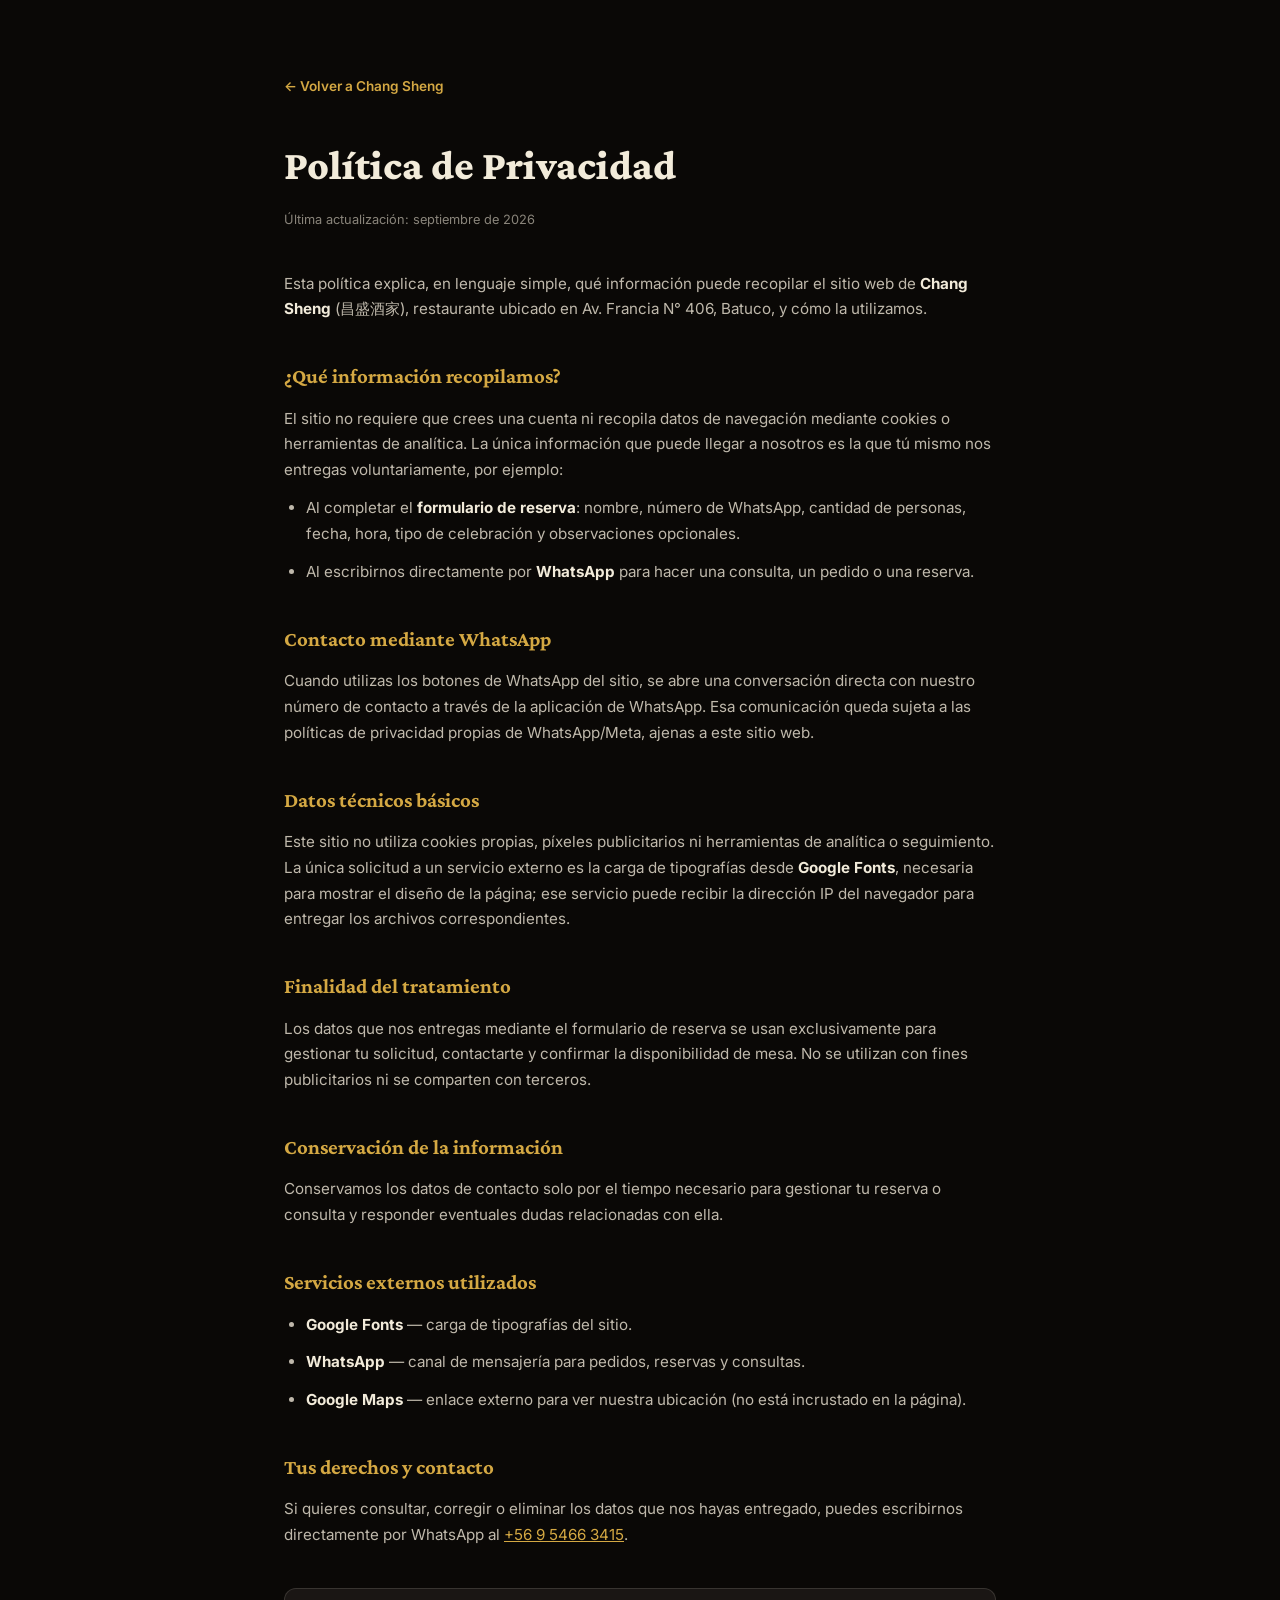
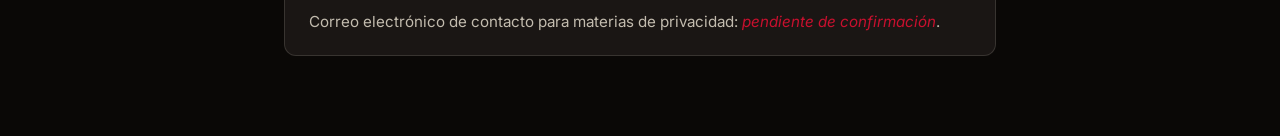
<file: privacidad.html>
<!DOCTYPE html>
<html lang="es-CL">
<head>
<meta charset="UTF-8">
<meta name="viewport" content="width=device-width, initial-scale=1">
<title>Política de Privacidad — Chang Sheng 昌盛酒家</title>
<meta name="description" content="Política de privacidad del sitio web de Chang Sheng, restaurante de cocina china en Batuco.">
<meta name="robots" content="noindex">
<meta name="theme-color" content="#0A0806">
<link rel="preconnect" href="https://fonts.googleapis.com">
<link rel="preconnect" href="https://fonts.gstatic.com" crossorigin>
<link href="https://fonts.googleapis.com/css2?family=Crimson+Pro:opsz,wght@9..144,600;9..144,700;9..144,800&family=Inter:wght@400;500;600;700&display=swap" rel="stylesheet">
<style>
*,*::before,*::after{box-sizing:border-box;margin:0;padding:0}
:root{
  --bg:#0A0806;--bg-card:#1A1614;
  --cream:#F2EBDA;--cream-soft:rgba(242,235,218,.78);--cream-muted:rgba(242,235,218,.55);
  --gold:#D4A843;--accent:#C8102E;--border:rgba(242,235,218,.14);
}
body{
  font-family:'Inter',system-ui,sans-serif;
  background:var(--bg);color:var(--cream-soft);
  line-height:1.7;
}
.wrap{max-width:760px;margin:0 auto;padding:clamp(32px,6vw,72px) 24px 80px}
.top-link{
  display:inline-flex;align-items:center;gap:8px;
  color:var(--gold);text-decoration:none;font-size:.85rem;font-weight:600;
  margin-bottom:32px;
}
.top-link:hover{text-decoration:underline}
h1{
  font-family:'Crimson Pro',Georgia,serif;
  font-size:clamp(1.8rem,4vw,2.6rem);font-weight:800;
  color:var(--cream);margin-bottom:8px;
}
.updated{font-size:.8rem;color:var(--cream-muted);margin-bottom:40px}
h2{
  font-family:'Crimson Pro',Georgia,serif;
  font-size:1.3rem;font-weight:700;color:var(--gold);
  margin:36px 0 12px;
}
p,li{font-size:.95rem;margin-bottom:12px}
ul{padding-left:22px;margin-bottom:12px}
strong{color:var(--cream)}
.pending{color:var(--accent);font-style:italic}
a{color:var(--gold)}
.card{background:var(--bg-card);border:1px solid var(--border);border-radius:12px;padding:20px 24px;margin-top:40px}
</style>
</head>
<body>
<div class="wrap">
  <a class="top-link" href="index.html">&larr; Volver a Chang Sheng</a>
  <h1>Política de Privacidad</h1>
  <p class="updated">Última actualización: septiembre de 2026</p>

  <p>Esta política explica, en lenguaje simple, qué información puede recopilar el sitio web de <strong>Chang Sheng</strong> (昌盛酒家), restaurante ubicado en Av. Francia N° 406, Batuco, y cómo la utilizamos.</p>

  <h2>¿Qué información recopilamos?</h2>
  <p>El sitio no requiere que crees una cuenta ni recopila datos de navegación mediante cookies o herramientas de analítica. La única información que puede llegar a nosotros es la que tú mismo nos entregas voluntariamente, por ejemplo:</p>
  <ul>
    <li>Al completar el <strong>formulario de reserva</strong>: nombre, número de WhatsApp, cantidad de personas, fecha, hora, tipo de celebración y observaciones opcionales.</li>
    <li>Al escribirnos directamente por <strong>WhatsApp</strong> para hacer una consulta, un pedido o una reserva.</li>
  </ul>

  <h2>Contacto mediante WhatsApp</h2>
  <p>Cuando utilizas los botones de WhatsApp del sitio, se abre una conversación directa con nuestro número de contacto a través de la aplicación de WhatsApp. Esa comunicación queda sujeta a las políticas de privacidad propias de WhatsApp/Meta, ajenas a este sitio web.</p>

  <h2>Datos técnicos básicos</h2>
  <p>Este sitio no utiliza cookies propias, píxeles publicitarios ni herramientas de analítica o seguimiento. La única solicitud a un servicio externo es la carga de tipografías desde <strong>Google Fonts</strong>, necesaria para mostrar el diseño de la página; ese servicio puede recibir la dirección IP del navegador para entregar los archivos correspondientes.</p>

  <h2>Finalidad del tratamiento</h2>
  <p>Los datos que nos entregas mediante el formulario de reserva se usan exclusivamente para gestionar tu solicitud, contactarte y confirmar la disponibilidad de mesa. No se utilizan con fines publicitarios ni se comparten con terceros.</p>

  <h2>Conservación de la información</h2>
  <p>Conservamos los datos de contacto solo por el tiempo necesario para gestionar tu reserva o consulta y responder eventuales dudas relacionadas con ella.</p>

  <h2>Servicios externos utilizados</h2>
  <ul>
    <li><strong>Google Fonts</strong> — carga de tipografías del sitio.</li>
    <li><strong>WhatsApp</strong> — canal de mensajería para pedidos, reservas y consultas.</li>
    <li><strong>Google Maps</strong> — enlace externo para ver nuestra ubicación (no está incrustado en la página).</li>
  </ul>

  <h2>Tus derechos y contacto</h2>
  <p>Si quieres consultar, corregir o eliminar los datos que nos hayas entregado, puedes escribirnos directamente por WhatsApp al <a href="tel:+56954663415">+56 9 5466 3415</a>.</p>
  <div class="card">
    <p style="margin-bottom:0">Correo electrónico de contacto para materias de privacidad: <span class="pending">pendiente de confirmación</span>.</p>
  </div>
</div>
</body>
</html>
</file>
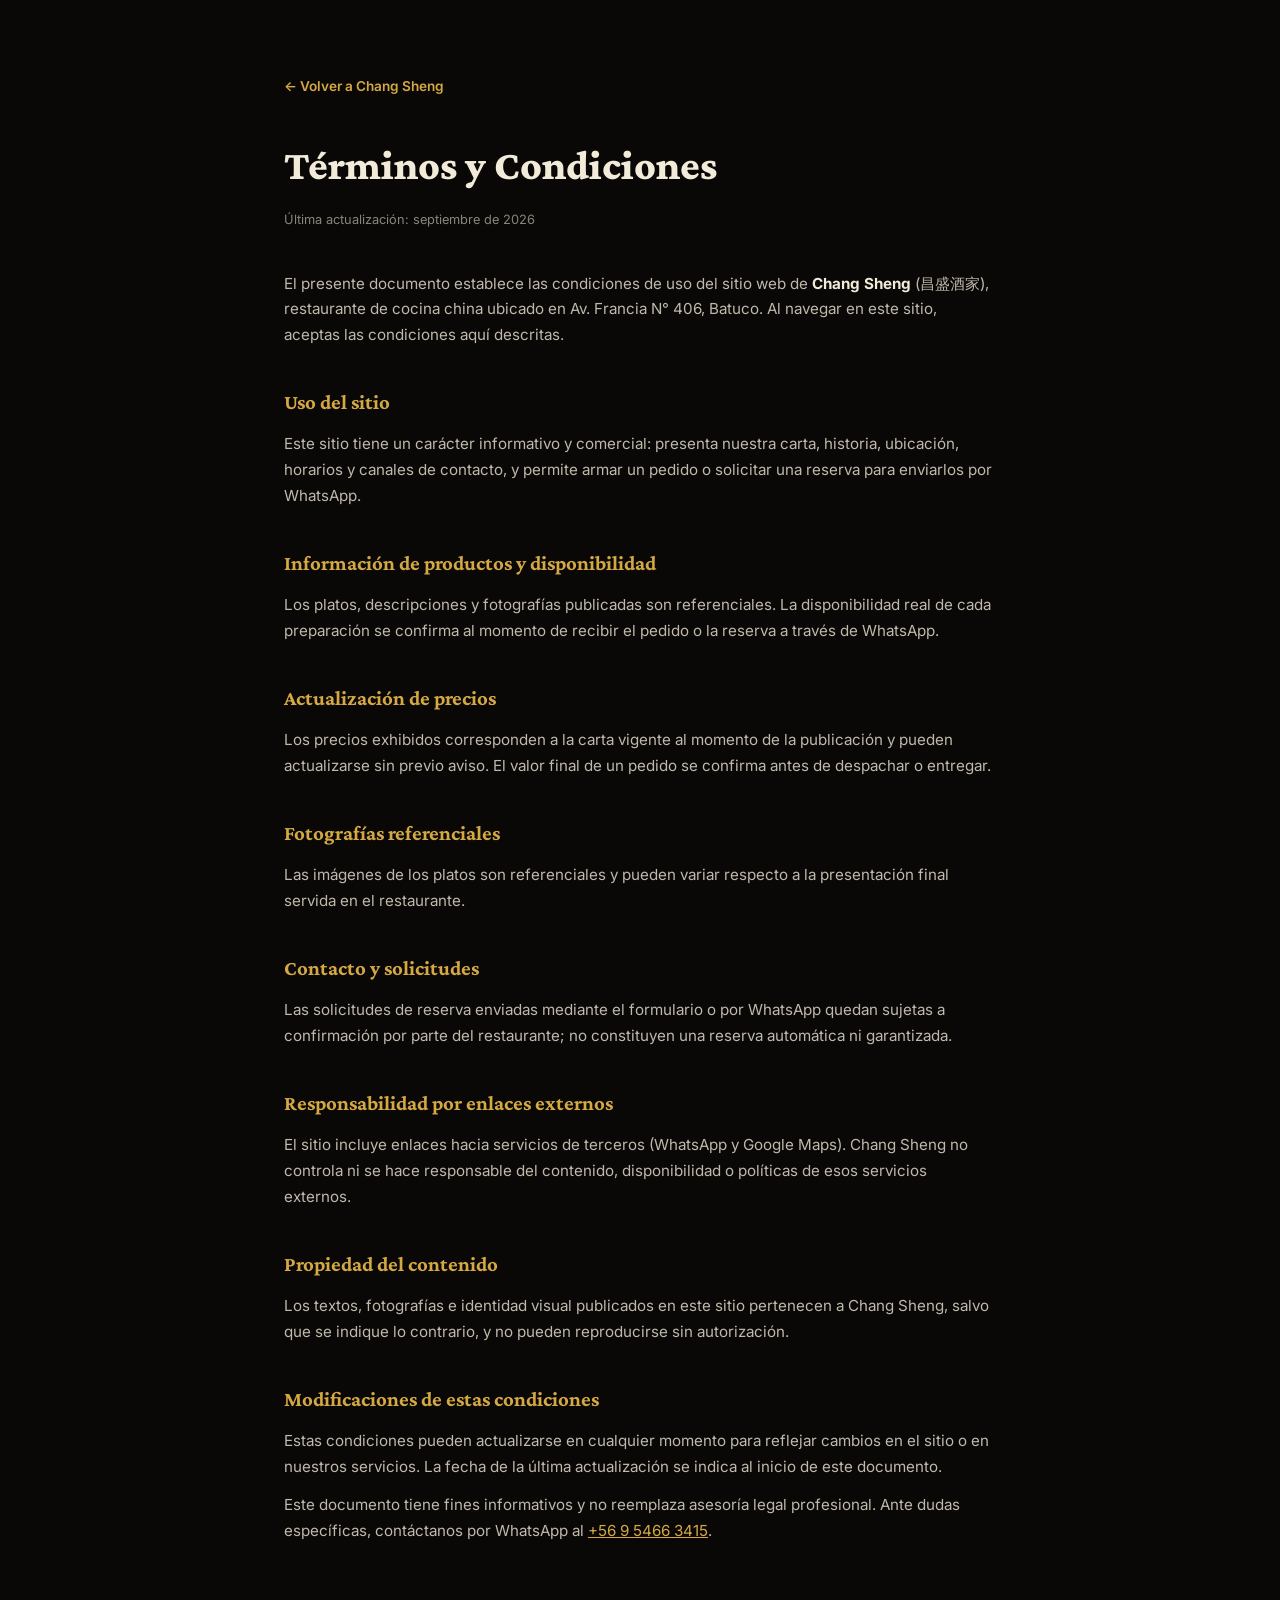
<file: terminos.html>
<!DOCTYPE html>
<html lang="es-CL">
<head>
<meta charset="UTF-8">
<meta name="viewport" content="width=device-width, initial-scale=1">
<title>Términos y Condiciones — Chang Sheng 昌盛酒家</title>
<meta name="description" content="Términos y condiciones de uso del sitio web de Chang Sheng, restaurante de cocina china en Batuco.">
<meta name="robots" content="noindex">
<meta name="theme-color" content="#0A0806">
<link rel="preconnect" href="https://fonts.googleapis.com">
<link rel="preconnect" href="https://fonts.gstatic.com" crossorigin>
<link href="https://fonts.googleapis.com/css2?family=Crimson+Pro:opsz,wght@9..144,600;9..144,700;9..144,800&family=Inter:wght@400;500;600;700&display=swap" rel="stylesheet">
<style>
*,*::before,*::after{box-sizing:border-box;margin:0;padding:0}
:root{
  --bg:#0A0806;--bg-card:#1A1614;
  --cream:#F2EBDA;--cream-soft:rgba(242,235,218,.78);--cream-muted:rgba(242,235,218,.55);
  --gold:#D4A843;--accent:#C8102E;--border:rgba(242,235,218,.14);
}
body{
  font-family:'Inter',system-ui,sans-serif;
  background:var(--bg);color:var(--cream-soft);
  line-height:1.7;
}
.wrap{max-width:760px;margin:0 auto;padding:clamp(32px,6vw,72px) 24px 80px}
.top-link{
  display:inline-flex;align-items:center;gap:8px;
  color:var(--gold);text-decoration:none;font-size:.85rem;font-weight:600;
  margin-bottom:32px;
}
.top-link:hover{text-decoration:underline}
h1{
  font-family:'Crimson Pro',Georgia,serif;
  font-size:clamp(1.8rem,4vw,2.6rem);font-weight:800;
  color:var(--cream);margin-bottom:8px;
}
.updated{font-size:.8rem;color:var(--cream-muted);margin-bottom:40px}
h2{
  font-family:'Crimson Pro',Georgia,serif;
  font-size:1.3rem;font-weight:700;color:var(--gold);
  margin:36px 0 12px;
}
p,li{font-size:.95rem;margin-bottom:12px}
ul{padding-left:22px;margin-bottom:12px}
strong{color:var(--cream)}
a{color:var(--gold)}
</style>
</head>
<body>
<div class="wrap">
  <a class="top-link" href="index.html">&larr; Volver a Chang Sheng</a>
  <h1>Términos y Condiciones</h1>
  <p class="updated">Última actualización: septiembre de 2026</p>

  <p>El presente documento establece las condiciones de uso del sitio web de <strong>Chang Sheng</strong> (昌盛酒家), restaurante de cocina china ubicado en Av. Francia N° 406, Batuco. Al navegar en este sitio, aceptas las condiciones aquí descritas.</p>

  <h2>Uso del sitio</h2>
  <p>Este sitio tiene un carácter informativo y comercial: presenta nuestra carta, historia, ubicación, horarios y canales de contacto, y permite armar un pedido o solicitar una reserva para enviarlos por WhatsApp.</p>

  <h2>Información de productos y disponibilidad</h2>
  <p>Los platos, descripciones y fotografías publicadas son referenciales. La disponibilidad real de cada preparación se confirma al momento de recibir el pedido o la reserva a través de WhatsApp.</p>

  <h2>Actualización de precios</h2>
  <p>Los precios exhibidos corresponden a la carta vigente al momento de la publicación y pueden actualizarse sin previo aviso. El valor final de un pedido se confirma antes de despachar o entregar.</p>

  <h2>Fotografías referenciales</h2>
  <p>Las imágenes de los platos son referenciales y pueden variar respecto a la presentación final servida en el restaurante.</p>

  <h2>Contacto y solicitudes</h2>
  <p>Las solicitudes de reserva enviadas mediante el formulario o por WhatsApp quedan sujetas a confirmación por parte del restaurante; no constituyen una reserva automática ni garantizada.</p>

  <h2>Responsabilidad por enlaces externos</h2>
  <p>El sitio incluye enlaces hacia servicios de terceros (WhatsApp y Google Maps). Chang Sheng no controla ni se hace responsable del contenido, disponibilidad o políticas de esos servicios externos.</p>

  <h2>Propiedad del contenido</h2>
  <p>Los textos, fotografías e identidad visual publicados en este sitio pertenecen a Chang Sheng, salvo que se indique lo contrario, y no pueden reproducirse sin autorización.</p>

  <h2>Modificaciones de estas condiciones</h2>
  <p>Estas condiciones pueden actualizarse en cualquier momento para reflejar cambios en el sitio o en nuestros servicios. La fecha de la última actualización se indica al inicio de este documento.</p>

  <p>Este documento tiene fines informativos y no reemplaza asesoría legal profesional. Ante dudas específicas, contáctanos por WhatsApp al <a href="tel:+56954663415">+56 9 5466 3415</a>.</p>
</div>
</body>
</html>
</file>
<file: css/styles.css>
/* ═══════════════════════════════════════════════════════
   CHANG SHENG 昌盛酒家 — PREMIUM DARK ORIENTAL
   Archetype: Editorial Dark Warm · Chinese Restaurant
   ═══════════════════════════════════════════════════════ */

/* ── Reset ── */
*,*::before,*::after{box-sizing:border-box;margin:0;padding:0}

/* ── Design Tokens ── */
:root{
  --bg:#0A0806;
  --bg-card:#1A1614;
  --bg-card-hover:#221E1B;
  --bg-section:#121010;
  --bg-elevated:#1E1A17;
  --cream:#F2EBDA;
  --cream-soft:rgba(242,235,218,.82);
  --cream-muted:rgba(242,235,218,.6);
  --cream-desc:rgba(242,235,218,.72);
  --accent:#C8102E;
  --accent-soft:rgba(200,16,46,.15);
  --gold:#D4A843;
  --gold-soft:rgba(212,168,67,.12);
  --gold-light:#E8C972;
  --green-badge:#047857;
  --green-bg:rgba(4,120,87,.12);
  --purple-badge:#7C3AED;
  --purple-bg:rgba(124,58,237,.12);
  --border:rgba(242,235,218,.08);
  --border-hover:rgba(242,235,218,.15);
  --radius:12px;
  --radius-sm:8px;
  --radius-lg:16px;
  --radius-xl:24px;
  --shadow-sm:0 2px 8px rgba(0,0,0,.3);
  --shadow-md:0 8px 24px rgba(0,0,0,.4);
  --shadow-lg:0 16px 48px rgba(0,0,0,.5);
  --shadow-glow:0 0 40px rgba(212,168,67,.15);
  --font-body:'Work Sans',system-ui,-apple-system,sans-serif;
  --font-display:'Fraunces','Georgia',serif;
  --shell:min(92vw,1280px);
  --safe-b:env(safe-area-inset-bottom,0px);
  --header-h:76px;
  --cat-h:56px;
}

html{scroll-behavior:smooth;-webkit-text-size-adjust:100%;font-size:16px;overflow-x:hidden}
body{
  font-family:var(--font-body);
  background:var(--bg);
  color:var(--cream);
  line-height:1.6;
  -webkit-font-smoothing:antialiased;
  overflow-x:hidden;
}
img{display:block;max-width:100%;height:auto}
button{cursor:pointer;font:inherit;border:none;background:none;color:inherit}
a{color:inherit;text-decoration:none}
input,textarea,select{font:inherit}
address{font-style:normal}
:focus-visible{outline:2px solid var(--gold-light);outline-offset:3px}
.sr-only{position:absolute;width:1px;height:1px;padding:0;margin:-1px;overflow:hidden;clip:rect(0,0,0,0);border:0}
.shell{width:var(--shell);margin:0 auto;padding:0 clamp(16px,4vw,32px)}

/* ── Typography Helpers ── */
.eyebrow{
  font-size:.72rem;font-weight:700;
  text-transform:uppercase;letter-spacing:.12em;
  color:var(--gold);
  display:block;margin-bottom:12px;
}
.section-title{
  font-family:var(--font-display);
  font-size:clamp(1.8rem,4.5vw,3rem);
  font-weight:700;line-height:1.15;
  color:var(--cream);
  margin-bottom:16px;
}
.section-subtitle{
  color:var(--cream-soft);
  max-width:560px;
  font-size:clamp(.9rem,1.5vw,1.05rem);
  line-height:1.7;
}
.gold{color:var(--gold)}

/* ── Section Spacing ── */
.section{padding:clamp(64px,10vw,120px) 0}

/* ═══ SPLASH ═══ */
.splash{
  position:fixed;inset:0;z-index:9999;
  background:var(--bg);
  display:flex;align-items:center;justify-content:center;
  transition:opacity .6s,visibility .6s;
}
.splash.done{opacity:0;visibility:hidden;pointer-events:none}
.splash__inner{text-align:center}
.splash__brand{
  font-family:var(--font-display);
  font-size:clamp(1.6rem,4vw,2.4rem);
  font-weight:700;
  display:block;color:var(--cream);
}
.splash__sub{
  font-size:.85rem;font-weight:600;
  color:var(--gold);display:block;
  margin:4px 0 24px;
}
.splash__bar{
  width:160px;height:3px;
  background:var(--border);
  border-radius:2px;margin:0 auto;
  overflow:hidden;
}
.splash__fill{
  width:0;height:100%;
  background:var(--gold);border-radius:2px;
  animation:splashFill 1.8s ease-in-out forwards;
}
@keyframes splashFill{
  0%{width:0}
  100%{width:100%}
}

/* ═══ CURSOR (desktop) ═══ */
.cursor{
  position:fixed;pointer-events:none;z-index:10000;
  border-radius:50%;
  opacity:0;
  transition:opacity .3s;
  mix-blend-mode:difference;
}
.cursor--outer{
  width:40px;height:40px;
  border:1.5px solid var(--cream);
  margin:-20px 0 0 -20px;
  transition:width .2s,height .2s,margin .2s,opacity .3s;
}
.cursor--inner{
  width:6px;height:6px;
  background:var(--cream);
  margin:-3px 0 0 -3px;
}
body.cursor-visible .cursor{opacity:1}

/* ═══ SCROLL PROGRESS ═══ */
.scroll-progress{
  position:fixed;top:0;left:0;z-index:1001;
  width:0;height:3px;
  background:linear-gradient(90deg,var(--gold),var(--accent));
  transition:width .05s linear;
}

/* ═══ HEADER ═══ */
.site-header{
  position:absolute;top:0;left:0;right:0;z-index:1000;
  height:var(--header-h);
  background:linear-gradient(180deg,rgba(7,5,4,.78),rgba(7,5,4,.28) 72%,transparent);
  border-bottom:1px solid rgba(242,235,218,.06);
}
.header-inner{
  display:flex;align-items:center;justify-content:space-between;
  height:100%;gap:24px;
}
.brand-lockup{
  height:100%;display:flex;align-items:center;gap:10px;
  flex:0 0 auto;padding:8px 0;
}
.brand-lockup img{height:54px;width:auto;object-fit:contain;filter:drop-shadow(0 3px 10px rgba(0,0,0,.5))}
.brand-lockup__divider{width:1px;height:36px;background:rgba(242,235,218,.25)}
.header-right{display:flex;align-items:center;gap:32px}
.header-nav{display:flex;gap:24px}
.header-nav a{
  font-size:.86rem;font-weight:700;
  letter-spacing:.02em;
  color:var(--cream);
  transition:color .2s;
  position:relative;
}
.header-nav a:hover{color:var(--gold-light)}
.header-nav a::after{
  content:'';position:absolute;
  bottom:-4px;left:0;right:0;
  height:1.5px;background:var(--gold);
  transform:scaleX(0);transform-origin:right;
  transition:transform .3s;
}
.header-nav a:hover::after{transform:scaleX(1);transform-origin:left}

.hamburger{
  display:none;
  width:44px;height:44px;
  flex-direction:column;align-items:center;justify-content:center;gap:5px;
  z-index:1002;
}
.hamburger span{
  display:block;width:22px;height:2px;
  background:var(--cream);border-radius:1px;
  transition:all .3s;
}
.hamburger.open span:nth-child(1){transform:rotate(45deg) translate(5px,5px)}
.hamburger.open span:nth-child(2){opacity:0}
.hamburger.open span:nth-child(3){transform:rotate(-45deg) translate(5px,-5px)}

.header-actions{display:flex;align-items:center;gap:12px}
.header-cta{
  display:inline-flex;align-items:center;gap:6px;
  padding:9px 18px;
  background:transparent;color:var(--gold);
  border:1.5px solid var(--gold);
  border-radius:100px;font-size:.8rem;font-weight:600;
  transition:all .25s;white-space:nowrap;
}
.header-cta:hover{background:var(--gold-soft);transform:translateY(-1px)}
.header-wa{
  display:inline-flex;align-items:center;gap:6px;
  padding:9px 18px;
  background:transparent;color:#25D366;
  border:1.5px solid #25D366;
  border-radius:100px;font-size:.8rem;font-weight:600;
  transition:all .25s;white-space:nowrap;
}
.header-wa:hover{background:rgba(37,211,102,.12);transform:translateY(-1px)}
.header-cart{
  position:relative;
  display:inline-flex;align-items:center;justify-content:center;
  width:42px;height:42px;flex-shrink:0;
  border-radius:50%;
  background:var(--gold-soft);
  border:1.5px solid var(--gold);
  color:var(--gold);
  transition:all .25s;
}
.header-cart:hover{background:var(--gold);border-color:var(--gold);color:var(--bg);transform:translateY(-1px)}
.header-cart__count{
  position:absolute;top:-4px;right:-4px;
  display:inline-flex;align-items:center;justify-content:center;
  min-width:18px;height:18px;padding:0 3px;
  background:var(--gold);color:var(--bg);
  border-radius:50%;font-size:.65rem;font-weight:700;
  opacity:0;transform:scale(.6);transition:all .2s;
}
.header-cart__count.visible{opacity:1;transform:scale(1)}

/* ═══ MOBILE NAV ═══ */
.mobile-nav{
  position:fixed;inset:0;z-index:999;
  background:rgba(14,11,9,.97);
  backdrop-filter:blur(20px);
  display:flex;align-items:center;justify-content:center;
  opacity:0;visibility:hidden;
  transition:opacity .28s ease,visibility 0s linear .28s;
}
.mobile-nav.open{opacity:1;visibility:visible;transition:opacity .28s ease,visibility 0s}
.mobile-nav__links{
  display:flex;flex-direction:column;
  align-items:center;gap:28px;
  text-align:center;
}
.mobile-nav__links a{
  font-family:var(--font-display);
  font-size:1.6rem;font-weight:600;
  color:var(--cream);
  transition:color .2s;
}
.mobile-nav__links a:hover{color:var(--gold)}
.mobile-nav__cta{
  padding:14px 32px;
  background:var(--gold);color:var(--bg) !important;
  border-radius:100px;font-size:1rem !important;
  font-family:var(--font-body) !important;
}

/* ═══ HERO ═══ */
.hero{
  position:relative;isolation:isolate;overflow:hidden;
  min-height:calc(100vh - var(--header-h));
  display:flex;align-items:center;
  padding:calc(var(--header-h) + clamp(28px,5vw,48px)) 0 clamp(36px,6vw,56px);
  background:var(--bg);
}
.hero__bg{position:absolute;inset:0;z-index:-3}
.hero__bg img{width:100%;height:100%;object-fit:cover;object-position:75% center;display:block}
.hero__panel{
  position:absolute;left:0;top:0;z-index:1;
  height:clamp(480px,100%,900px);
  aspect-ratio:.191;
  overflow:hidden;
  pointer-events:none;
  opacity:.92;
}
.hero__panel img{width:100%;height:100%;object-fit:cover;object-position:left top;display:block}
.hero__clouds{
  position:absolute;top:0;right:0;z-index:-1;
  width:clamp(280px,32vw,460px);
  opacity:.14;
  pointer-events:none;
}
.hero__clouds img{width:100%;height:auto;display:block}
.hero__seal{
  position:absolute;z-index:1;
  right:3%;top:50%;
  transform:translateY(-50%);
  height:clamp(50px,calc(8.5vh - 6px),110px);width:auto;
  filter:drop-shadow(0 4px 10px rgba(0,0,0,.4));
  pointer-events:none;
}
.hero__content{
  position:relative;z-index:1;max-width:620px;
  margin-left:clamp(0px,2.5vw,40px);
}
.hero__title{
  font-family:var(--font-display);
  font-size:clamp(2.2rem,4.8vw,3.5rem);
  font-weight:700;line-height:1.1;
  margin:10px 0 16px;
}
.hero__desc{
  color:var(--cream-soft);
  font-size:clamp(.95rem,1.4vw,1.05rem);
  line-height:1.75;
  max-width:46ch;
  margin-bottom:26px;
}
.hero__actions{
  display:flex;gap:14px;flex-wrap:wrap;
  margin-bottom:28px;
}
.hero__attrs{
  display:flex;flex-wrap:wrap;gap:22px;
  list-style:none;
}
.hero__attrs li{
  display:flex;align-items:center;gap:10px;
  font-size:.78rem;font-weight:600;color:var(--cream-soft);
  line-height:1.35;
}
.hero__attrs img{flex-shrink:0;width:36px;height:36px;object-fit:contain}

/* ═══ BUTTONS ═══ */
.btn{
  display:inline-flex;align-items:center;gap:8px;
  padding:14px 32px;
  border-radius:100px;
  font-size:.9rem;font-weight:600;
  transition:all .25s;
  text-align:center;
  cursor:pointer;
}
.btn--primary{
  background:var(--cream);color:var(--bg);
}
.btn--primary:hover{
  background:#fff;
  transform:translateY(-2px);
  box-shadow:var(--shadow-md);
}
.btn--secondary{
  background:transparent;color:var(--cream);
  border:1.5px solid var(--border-hover);
}
.btn--secondary:hover{
  background:var(--gold-soft);border-color:var(--gold);
  transform:translateY(-2px);
}
.btn--whatsapp{
  background:#25D366;color:#fff;
}
.btn--whatsapp:hover{
  background:#1FB855;
  transform:translateY(-2px);
  box-shadow:0 8px 24px rgba(37,211,102,.3);
}
.btn--outline{
  background:transparent;
  color:var(--gold);
  border:1.5px solid var(--gold);
}
.btn--outline:hover{
  background:var(--gold-soft);
  transform:translateY(-2px);
}
.btn--gold{
  background:var(--gold);color:var(--bg);
}
.btn--gold:hover{
  background:var(--gold-light);
  transform:translateY(-2px);
  box-shadow:0 8px 24px rgba(212,168,67,.3);
}
.btn--lg{padding:18px 40px;font-size:1rem}

/* ═══ FRANJA DE ESPECIALIDADES ═══ */
.specialties{
  position:relative;isolation:isolate;overflow:hidden;
  background:#0a0806;
  padding:clamp(44px,6.5vw,80px) 0;
}
.specialties__bg{position:absolute;inset:0;z-index:0;pointer-events:none}
.specialties__dragon{
  position:absolute;top:clamp(-40px,-4vw,-10px);right:0;
  width:clamp(240px,28vw,440px);height:auto;
  opacity:.16;
}
.specialties__clouds{position:absolute;width:clamp(160px,18vw,280px);height:auto;opacity:.13}
.specialties__clouds--tl{top:clamp(4px,1.5vw,18px);left:clamp(4px,1.5vw,18px)}
.specialties__clouds--bl{bottom:clamp(-30px,-3vw,-8px);left:clamp(-20px,-2vw,4px);transform:scaleX(-1)}
.specialties__box{
  position:relative;z-index:1;
  display:flex;align-items:center;gap:clamp(20px,3vw,40px);
  border:1px solid rgba(212,168,67,.35);
  border-radius:16px;
  padding:clamp(20px,3vw,30px) clamp(22px,3.5vw,40px);
  background:rgba(5,4,3,.45);
}
.specialties__label{
  flex-shrink:0;
  display:flex;flex-direction:column;align-items:flex-start;gap:8px;
}
.specialties__label img{width:clamp(38px,4vw,52px);height:clamp(38px,4vw,52px);object-fit:contain;flex-shrink:0}
.specialties__label span{
  font-family:var(--font-display);
  font-size:.82rem;font-weight:700;
  text-transform:uppercase;letter-spacing:.12em;
  color:var(--gold);line-height:1.5;
  white-space:nowrap;
  position:relative;
  padding-bottom:10px;
}
.specialties__label span::after{
  content:'';position:absolute;left:0;bottom:0;
  width:34px;height:1.5px;background:var(--gold);opacity:.7;
}
.specialties__viewport{flex:1;min-width:0;overflow:hidden}
.specialties__track{
  display:flex;align-items:center;
  list-style:none;margin:0;padding:0;
  width:max-content;
  animation:specialtiesScroll 34s linear infinite;
  will-change:transform;
}
.specialties__box:hover .specialties__track,
.specialties__box:focus-within .specialties__track{animation-play-state:paused}
@keyframes specialtiesScroll{
  from{transform:translateX(0)}
  to{transform:translateX(-50%)}
}
.specialties__item{
  flex:0 0 auto;
  display:flex;flex-direction:column;align-items:center;gap:10px;
  margin-right:clamp(20px,3vw,40px);
}
.specialties__item img{
  width:clamp(100px,10vw,144px);height:clamp(74px,7.4vw,108px);
  object-fit:cover;
  border-radius:50%/44%;
  box-shadow:0 10px 22px rgba(0,0,0,.45);
  flex-shrink:0;
}
.specialties__item span{
  font-family:var(--font-display);
  font-size:.9rem;font-weight:600;
  color:var(--cream);white-space:nowrap;
}
.specialties__sep{
  flex:0 0 auto;
  width:clamp(16px,1.6vw,22px);height:clamp(16px,1.6vw,22px);
  opacity:.7;
  margin-right:clamp(20px,3vw,40px);
}
.specialties__sep img{width:100%;height:100%;object-fit:contain;display:block}
@media (prefers-reduced-motion:reduce){
  .specialties__track{animation:none;width:max-content}
  .specialties__track .dup{display:none}
  .specialties__viewport{overflow-x:auto;-webkit-overflow-scrolling:touch;scrollbar-width:none}
  .specialties__viewport::-webkit-scrollbar{display:none}
}

/* ═══ FUSION SECTION — Nuestra Historia ═══ */
.section--fusion{
  position:relative;isolation:isolate;overflow:hidden;
  padding-top:clamp(56px,8vw,96px);
  padding-bottom:clamp(56px,8vw,96px);
}
.section--fusion::before{
  content:'';position:absolute;inset:0;z-index:-3;pointer-events:none;
  background-image:url('../assets/img/historia-ambiente.webp');
  background-size:cover;background-position:center left;
  opacity:.55;
}
.section--fusion::after{
  content:'';position:absolute;inset:0;z-index:-2;pointer-events:none;
  background:linear-gradient(90deg,var(--bg-section) 0%,var(--bg-section) 40%,rgba(18,16,16,.6) 68%,rgba(18,16,16,.3) 100%);
}
.fusion__dragon{
  position:absolute;right:clamp(24px,5vw,100px);top:50%;
  transform:translateY(-50%) scaleX(-1);
  width:clamp(260px,32vw,480px);height:auto;
  opacity:.95;z-index:-1;pointer-events:none;
}
.fusion__clouds{
  position:absolute;left:0;top:0;
  width:clamp(200px,26vw,360px);height:auto;
  opacity:.12;z-index:-1;pointer-events:none;
}
.fusion__seal{
  position:absolute;right:clamp(16px,3vw,40px);bottom:clamp(16px,3vw,32px);
  width:clamp(40px,4vw,60px);height:auto;
  z-index:1;pointer-events:none;
  filter:drop-shadow(0 4px 10px rgba(0,0,0,.4));
}
.fusion{max-width:min(640px,62%);position:relative;z-index:1}
.fusion__desc{
  color:var(--cream-soft);
  font-size:clamp(.9rem,1.3vw,1.05rem);
  line-height:1.85;
  margin-bottom:18px;
}
.fusion__attrs{
  display:flex;flex-wrap:wrap;gap:22px;
  margin-top:24px;list-style:none;
}
.fusion__attrs li{
  display:flex;align-items:center;gap:10px;
  font-size:.78rem;font-weight:600;color:var(--cream-soft);
  line-height:1.35;
}
.fusion__attrs img{flex-shrink:0;width:32px;height:32px;object-fit:contain}

/* ═══ SEPARATOR ═══ (ornamento de apertura/cierre de categoría, reutilizable) */
.separator{
  display:flex;justify-content:center;
  padding:clamp(24px,3.6vw,40px) clamp(16px,4vw,32px);
  background:linear-gradient(180deg,var(--bg) 0%,var(--bg-section) 22%,var(--bg-section) 78%,var(--bg) 100%);
  position:relative;isolation:isolate;
}
.separator::before{
  content:'';position:absolute;inset:0;z-index:-1;pointer-events:none;
  background-image:url('../assets/decor/nuevas-zonas/pattern.webp');
  background-size:240px;background-repeat:repeat;
  opacity:.03;mix-blend-mode:screen;
}
.separator__ornament{
  width:min(560px,88%);height:auto;
  aspect-ratio:1000/199;
}
.separator__ornament.reveal-up{
  opacity:0;
  transform:scaleX(.2);
  transform-origin:center;
  transition:opacity .9s cubic-bezier(.22,1,.36,1),transform .9s cubic-bezier(.22,1,.36,1);
}
.separator__ornament.reveal-up.visible{
  opacity:1;
  transform:scaleX(1);
}

/* ═══ SHOWCASE (horizontal scroll) ═══ */
.section--featured{overflow:hidden}
.showcase{
  margin-top:clamp(32px,4vw,48px);
  overflow:visible;
  padding:0 clamp(16px,4vw,32px);
}
.showcase__track{
  display:flex;gap:24px;
  overflow-x:auto;
  scroll-snap-type:x mandatory;
  -webkit-overflow-scrolling:touch;
  scrollbar-width:none;
  padding-bottom:16px;
}
.showcase__track::-webkit-scrollbar{display:none}
.showcase__card{
  flex:0 0 clamp(280px,40vw,380px);
  scroll-snap-align:start;
  background:var(--bg-card);
  border:1px solid var(--border);
  border-radius:var(--radius-lg);
  overflow:hidden;
  transition:border-color .3s,box-shadow .3s,transform .3s;
}
.showcase__card:hover{
  border-color:var(--border-hover);
  box-shadow:var(--shadow-glow);
  transform:translateY(-4px);
}
.showcase__img{
  aspect-ratio:4/5;overflow:hidden;
}
.showcase__img img{
  width:100%;height:100%;object-fit:cover;
  transition:transform .5s;
}
.showcase__card:hover .showcase__img img{transform:scale(1.06)}
.showcase__info{padding:20px}
.showcase__badge{
  display:inline-block;
  padding:4px 10px;
  background:rgba(196,154,91,.12);
  color:var(--gold);
  border-radius:100px;
  font-size:.68rem;font-weight:700;
  text-transform:uppercase;letter-spacing:.06em;
  margin-bottom:8px;
}
.showcase__info h3{
  font-family:var(--font-display);
  font-size:1.15rem;font-weight:700;
  margin-bottom:6px;
}
.showcase__info p{
  font-size:.82rem;color:var(--cream-soft);
  line-height:1.6;margin-bottom:12px;
}
.showcase__price{
  font-size:1rem;font-weight:700;
  color:var(--gold);
}

/* ═══ ANTOJOS ═══ */
.section--antojos{
  position:relative;isolation:isolate;overflow:hidden;
  background:var(--bg);
}
.section--antojos::before{
  content:'';position:absolute;inset:0;z-index:-1;pointer-events:none;
  background-image:url('../assets/decor/nuevas-zonas/pattern.webp');
  background-size:240px;background-repeat:repeat;
  opacity:.04;mix-blend-mode:screen;
}
.section--antojos::after{
  content:'';position:absolute;top:50%;left:clamp(-60px,-4vw,-20px);
  width:clamp(280px,36vw,480px);height:clamp(280px,36vw,480px);
  transform:translateY(-50%) scaleX(-1);
  background-image:url('../assets/decor/antojos-v2/dragon-lineal.webp');
  background-size:contain;background-repeat:no-repeat;background-position:center;
  opacity:.13;pointer-events:none;z-index:-1;
}
.antojos-grid{
  display:grid;
  grid-template-columns:repeat(auto-fill,minmax(min(100%,200px),1fr));
  gap:16px;
  margin-top:32px;
}
.antojo-card{
  position:relative;isolation:isolate;overflow:hidden;
  display:block;
  aspect-ratio:4/5;
  border-radius:var(--radius);
  border:1px solid rgba(212,168,67,.2);
  box-shadow:0 10px 26px rgba(0,0,0,.25);
  transition:border-color .2s,transform .2s,box-shadow .2s;
}
.antojo-card:hover,
.antojo-card:focus-visible,
.antojo-card.is-active{
  border-color:var(--gold);
  transform:translateY(-4px);
  box-shadow:0 16px 36px rgba(0,0,0,.35);
}
.antojo-card:focus-visible{outline:2px solid var(--gold-light);outline-offset:3px}
.antojo-card__bg{
  position:absolute;inset:0;z-index:-2;
  width:100%;height:100%;object-fit:cover;
  transition:transform .5s;
}
.antojo-card:hover .antojo-card__bg,
.antojo-card.is-active .antojo-card__bg{transform:scale(1.06)}
.antojo-card__overlay{
  position:absolute;inset:0;z-index:-1;
  background:linear-gradient(180deg,rgba(10,8,6,0) 35%,rgba(10,8,6,.55) 68%,rgba(10,8,6,.92) 100%);
}
.antojo-card__text{
  position:absolute;left:0;right:0;bottom:0;
  padding:14px 16px;
  display:flex;flex-direction:column;gap:4px;
}
.antojo-card__name{
  font-family:var(--font-display);
  font-weight:700;font-size:1rem;color:var(--cream);
  text-shadow:0 2px 6px rgba(0,0,0,.5);
}
.antojo-card__meta{
  display:flex;align-items:center;justify-content:space-between;gap:8px;
}
.antojo-card__count{
  font-size:.72rem;color:var(--cream-soft);
}
.antojo-card__arrow{
  flex-shrink:0;color:var(--gold);
  opacity:.75;transform:translateX(0);
  transition:opacity .2s,transform .2s;
}
.antojo-card:hover .antojo-card__arrow,
.antojo-card.is-active .antojo-card__arrow{opacity:1;transform:translateX(3px)}

/* ═══ RESERVAS, EVENTOS Y CALYZZO ═══ */
.section--reservations{
  position:relative;isolation:isolate;overflow:hidden;background:var(--bg);
}
.section--reservations::before{
  content:'';position:absolute;inset:0;z-index:-2;pointer-events:none;
  background-image:url('../assets/img/reservas-ambiente.webp');
  background-size:cover;background-position:center right;
  opacity:.4;
}
.section--reservations::after{
  content:'';position:absolute;inset:0;z-index:-1;pointer-events:none;
  background:linear-gradient(90deg,var(--bg) 0%,var(--bg) 42%,rgba(10,8,6,.55) 70%,rgba(10,8,6,.25) 100%);
}
.reservations__clouds{
  position:absolute;left:0;bottom:0;z-index:-1;
  width:clamp(220px,26vw,360px);height:auto;
  opacity:.1;pointer-events:none;
}
.reservations__emblem{
  position:absolute;right:clamp(16px,3vw,40px);top:clamp(16px,3vw,32px);z-index:-1;
  width:clamp(56px,6vw,88px);height:auto;
  opacity:.5;pointer-events:none;
}
.reservations__dragon{
  position:absolute;left:0;top:50%;z-index:0;
  transform:translateY(-50%);
  height:clamp(320px,78%,760px);width:auto;max-width:150px;
  object-fit:contain;object-position:left center;
  pointer-events:none;
  -webkit-mask-image:linear-gradient(90deg,#000 55%,transparent 100%);
  mask-image:linear-gradient(90deg,#000 55%,transparent 100%);
}
@media (max-width:960px){
  .reservations__dragon{display:none}
}
.section--reservations > .shell{position:relative;z-index:1}
.reservation-heading{
  display:grid;grid-template-columns:minmax(0,1fr) minmax(280px,.8fr);
  align-items:end;gap:clamp(24px,6vw,88px);
}
.reservation-heading .section-subtitle{margin-left:auto}
.reservation-layout{
  display:grid;grid-template-columns:minmax(240px,.78fr) minmax(0,1.22fr);
  gap:clamp(24px,5vw,64px);align-items:start;margin-top:clamp(32px,5vw,56px);
}
.reservation-promise{
  padding:clamp(24px,4vw,40px);background:var(--bg-card);
  border:1px solid rgba(196,154,91,.22);border-radius:var(--radius-xl);
  box-shadow:var(--shadow-sm);
}
.reservation-benefits{
  display:grid;grid-template-columns:1fr 1fr;gap:14px;
  margin-top:24px;
}
.reservation-benefit{
  padding:16px;background:var(--bg-elevated);
  border:1px solid rgba(212,168,67,.18);border-radius:var(--radius);
}
.reservation-benefit img{width:36px;height:36px;object-fit:contain;margin-bottom:10px}
.reservation-benefit h4{
  font-family:var(--font-display);font-size:.98rem;font-weight:700;
  color:var(--cream);margin-bottom:4px;
}
.reservation-benefit p{font-size:.78rem;line-height:1.55;color:var(--cream-muted)}
.reservation-promise h3,.form-heading h3,.event-services__heading h3{
  font-family:var(--font-display);font-size:clamp(1.35rem,3vw,2rem);line-height:1.2;margin-bottom:10px;
}
.reservation-promise p,.form-heading p,.event-services__heading p{
  color:var(--cream-soft);font-size:.9rem;line-height:1.7;
}
.reservation-promise__list{list-style:none;display:grid;gap:14px;margin-top:26px}
.reservation-promise__list li{display:flex;gap:12px;align-items:flex-start;font-size:.84rem;color:var(--cream-soft)}
.reservation-promise__list li > span:first-child{color:var(--gold);font-size:.72rem;font-weight:700;letter-spacing:.08em;padding-top:3px}
.reservation-promise__note{margin-top:26px;padding-top:18px;border-top:1px solid var(--border);font-size:.78rem!important;color:var(--cream-muted)!important}
.reservation-form{
  padding:clamp(24px,4vw,42px);background:var(--bg-card);
  border:1px solid var(--border);border-radius:var(--radius-xl);box-shadow:var(--shadow-md);
}
.form-heading{margin-bottom:24px}
.form-heading .eyebrow{margin-bottom:8px}
.form-heading p{font-size:.78rem;color:var(--cream-muted)}
.form-grid{display:grid;grid-template-columns:repeat(2,minmax(0,1fr));gap:16px}
.form-field{min-width:0}
.form-field--wide{grid-column:1/-1}
.form-field label{display:block;margin-bottom:7px;font-size:.78rem;font-weight:600;color:var(--cream-soft)}
.form-field label span{font-weight:400;color:var(--cream-muted)}
.form-field input,.form-field select,.form-field textarea{
  width:100%;border:1px solid var(--border);border-radius:var(--radius-sm);
  background:var(--bg-elevated);color:var(--cream);padding:12px 13px;outline:none;
  transition:border-color .2s,box-shadow .2s;
}
.form-field input,.form-field select{min-height:48px}
.form-field textarea{min-height:96px;resize:vertical;line-height:1.5}
.form-field input::placeholder,.form-field textarea::placeholder{color:var(--cream-muted)}
.form-field input:focus,.form-field select:focus,.form-field textarea:focus{border-color:var(--gold);box-shadow:0 0 0 3px rgba(196,154,91,.12)}
.form-field input:invalid:focus,.form-field select:invalid:focus{border-color:var(--accent)}
.reservation-form__submit{width:100%;justify-content:center;margin-top:22px}
.form-feedback{min-height:20px;margin-top:12px;color:#8BE0B8;font-size:.78rem;font-weight:600}
.reservation-form__note{margin-top:8px;color:var(--cream-muted);font-size:.72rem;line-height:1.55}
.event-services{margin-top:clamp(64px,10vw,112px)}
.event-services__heading{max-width:650px;margin-bottom:28px}
.event-services__heading h3{font-size:clamp(1.7rem,4vw,2.5rem)}
.service-grid{display:grid;grid-template-columns:repeat(auto-fit,minmax(250px,1fr));gap:16px}
.service-card{
  display:flex;flex-direction:column;align-items:flex-start;min-height:220px;
  padding:24px;background:var(--bg-card);border:1px solid var(--border);
  border-radius:var(--radius-lg);transition:border-color .25s,transform .25s,box-shadow .25s;
}
.service-card:hover{border-color:var(--gold);transform:translateY(-4px);box-shadow:var(--shadow-glow)}
.service-card--premium{background:linear-gradient(145deg,rgba(196,154,91,.13),rgba(26,22,20,.95));border-color:rgba(196,154,91,.3)}
.service-card__icon{font-size:1.65rem;line-height:1;margin-bottom:18px}
.service-card h4{font-family:var(--font-display);font-size:1.18rem;line-height:1.2;margin-bottom:8px}
.service-card p{color:var(--cream-soft);font-size:.82rem;line-height:1.6;margin-bottom:18px}
.service-card a{margin-top:auto;color:var(--gold);font-size:.78rem;font-weight:700;text-decoration:underline;text-underline-offset:4px}
.service-card a span{display:inline-block;margin-left:4px;text-decoration:none;transition:transform .2s}
.service-card a:hover span{transform:translateX(3px)}
.event-services__note{margin-top:18px;color:var(--cream-muted);font-size:.76rem}

/* ═══ CARTA SECTION ═══ */
.section--carta{
  /* overflow visible a propósito: contiene el nav sticky de categorías.
     El bleed horizontal de la ornamentación ya queda contenido por
     overflow-x:hidden en <body>, así que no se pierde el recorte visual. */
  position:relative;isolation:isolate;
  background:var(--bg-section);
  padding-bottom:clamp(48px,8vw,80px);
}
.section--carta::before{
  content:'';position:absolute;inset:0;z-index:-2;pointer-events:none;
  background-image:url('../assets/decor/chapsui/pattern-tile.webp');
  background-size:240px;background-repeat:repeat;
  opacity:.04;mix-blend-mode:screen;
}
.section--carta::after{
  content:'';position:absolute;bottom:-40px;right:clamp(-60px,-4vw,-20px);
  width:clamp(280px,34vw,460px);height:clamp(280px,34vw,460px);
  background-image:url('../assets/decor/antojos-v2/dragon-lineal.webp');
  background-size:contain;background-repeat:no-repeat;background-position:center;
  opacity:.13;pointer-events:none;z-index:-1;
}
.carta__clouds{
  position:absolute;top:0;left:0;z-index:-1;
  width:clamp(220px,26vw,360px);height:auto;
  opacity:.1;pointer-events:none;
  transform:scaleX(-1);
}
.carta__emblem{
  position:absolute;right:clamp(16px,3vw,40px);bottom:clamp(16px,3vw,32px);z-index:-1;
  width:clamp(56px,6vw,88px);height:auto;
  opacity:.4;pointer-events:none;
}
.carta-header{
  position:relative;isolation:isolate;overflow:hidden;
  display:flex;align-items:center;
  gap:clamp(24px,4vw,48px);
  margin-bottom:clamp(24px,4vw,40px);
  padding:clamp(20px,4vw,32px) clamp(16px,3vw,28px);
  border-radius:var(--radius-lg);
  border:1px solid rgba(212,168,67,.12);
}
.carta-header::before{
  content:'';position:absolute;inset:0;z-index:-2;pointer-events:none;
  background-image:url('../assets/decor/chapsui/pattern-tile.webp');
  background-size:220px;background-repeat:repeat;
  opacity:.035;mix-blend-mode:screen;
}
.carta-header::after{
  content:'';position:absolute;inset:0;z-index:-1;pointer-events:none;
  background:linear-gradient(180deg,rgba(14,11,9,.35),rgba(14,11,9,.55));
}
.carta-header__text{
  position:relative;flex:1;min-width:0;
}
.carta-header__text::after{
  content:'';position:absolute;left:-24px;top:-16px;
  width:200px;height:200px;
  background-image:url('../assets/decor/chapsui/dragon-detail.webp');
  background-size:contain;background-repeat:no-repeat;background-position:top left;
  opacity:.05;pointer-events:none;z-index:-1;
}
.carta-header__attrs{
  display:flex;flex-wrap:wrap;gap:20px;
  margin-top:18px;list-style:none;
}
.carta-header__attrs li{
  display:flex;align-items:center;gap:8px;
  font-size:.76rem;font-weight:600;color:var(--cream-soft);
  letter-spacing:.01em;
}
.carta-header__attrs svg{color:var(--gold);flex-shrink:0}
.carta-header__img{
  position:relative;flex:0 0 auto;
  width:clamp(240px,38vw,460px);
  aspect-ratio:16/10;
  border-radius:var(--radius-lg);
  overflow:hidden;
  box-shadow:0 16px 40px rgba(0,0,0,.35);
}
.carta-header__img img{
  width:100%;height:100%;object-fit:cover;
  display:block;
}
.carta-header__img::after{
  content:'';position:absolute;inset:0;
  box-shadow:inset 0 0 0 1px rgba(212,168,67,.16);
  pointer-events:none;
}

/* Search */
.search-wrap{margin-bottom:16px}
.search-wrap__title{
  font-family:var(--font-display);
  font-size:clamp(1.05rem,2vw,1.3rem);font-weight:700;
  color:var(--cream);margin-bottom:14px;
}
.search-field{
  display:flex;align-items:center;gap:10px;
  background:var(--bg-card);
  border:1px solid var(--border);
  border-radius:100px;
  padding:8px 8px 8px 20px;
  transition:border-color .2s;
}
.search-field:focus-within{border-color:var(--gold)}
.search-field svg{color:var(--cream-muted);flex-shrink:0}
.search-field input{
  border:none;outline:none;background:none;
  width:100%;font-size:.9rem;
  color:var(--cream);
}
.search-field input::placeholder{color:var(--cream-muted)}
.search-field__btn{
  display:inline-flex;align-items:center;gap:6px;flex-shrink:0;
  padding:11px 20px;
  background:var(--gold);color:var(--bg);
  border-radius:100px;
  font-size:.82rem;font-weight:600;
  min-height:44px;
  transition:background-color .18s,transform .18s;
}
.search-field__btn:hover{background:var(--gold-light);transform:translateY(-1px)}
.search-field__btn:active{transform:translateY(0)}
.search-note{
  font-size:.76rem;color:var(--cream-muted);
  margin-top:10px;
}
.result-count{
  font-size:.78rem;color:var(--cream-muted);
  padding:4px 0 0;
}

/* Quick filters — accesos rápidos hacia categorías de la carta */
.quick-filters{
  display:flex;gap:8px;
  margin-top:14px;
  overflow-x:auto;
  -webkit-overflow-scrolling:touch;
  scrollbar-width:none;
}
.quick-filters::-webkit-scrollbar{display:none}
.quick-filter-link{
  display:inline-flex;align-items:center;gap:7px;flex-shrink:0;
  padding:8px 16px;
  border:1px solid var(--border);
  border-radius:100px;
  font-size:.78rem;font-weight:600;
  color:var(--cream-soft);
  transition:background-color .2s,border-color .2s,color .2s;
}
.quick-filter-link svg{color:var(--gold);flex-shrink:0}
.quick-filter-link:hover{border-color:rgba(212,168,67,.5);color:var(--cream)}
.quick-filter-link.active{
  background:rgba(212,168,67,.14);
  border-color:var(--gold);
  color:var(--gold-light);
}

/* Category Nav — tarjetas horizontales con imagen, nombre y cantidad real de platos */
.cat-nav-wrap{
  position:sticky;top:0;z-index:90;isolation:isolate;overflow:hidden;
  background:var(--bg-section);
  border-bottom:1px solid var(--border);
  margin-bottom:clamp(16px,3vw,32px);
  transition:box-shadow .2s;
}
.cat-nav-wrap::before{
  content:'';position:absolute;top:50%;right:-40px;
  width:160px;height:160px;
  transform:translateY(-50%);
  background-image:url('../assets/decor/chapsui/medallion.webp');
  background-size:contain;background-repeat:no-repeat;
  opacity:.05;pointer-events:none;z-index:-1;
}
.cat-nav-wrap.scrolled{box-shadow:0 4px 12px rgba(0,0,0,.3)}
.cat-nav{
  display:flex;gap:12px;
  overflow-x:auto;
  -webkit-overflow-scrolling:touch;
  scrollbar-width:none;
  padding:14px 4px;
  scroll-snap-type:x proximity;
}
.cat-nav::-webkit-scrollbar{display:none}
.cat-link{
  flex:0 0 auto;
  scroll-snap-align:start;
  display:flex;align-items:center;gap:10px;
  width:198px;
  padding:8px 12px 8px 8px;
  border-radius:var(--radius);
  border:1px solid var(--border);
  background:var(--bg-card);
  color:var(--cream-soft);
  box-shadow:0 6px 16px rgba(0,0,0,.2);
  transition:border-color .35s cubic-bezier(.4,0,.2,1),background-color .35s cubic-bezier(.4,0,.2,1),transform .35s cubic-bezier(.4,0,.2,1),box-shadow .35s cubic-bezier(.4,0,.2,1);
}
.cat-link__thumb{
  width:52px;height:52px;flex-shrink:0;
  border-radius:var(--radius-sm);overflow:hidden;
  position:relative;
}
.cat-link__thumb img{width:100%;height:100%;object-fit:cover;transition:transform .45s cubic-bezier(.4,0,.2,1)}
.cat-link__body{
  flex:1;min-width:0;
  display:flex;flex-direction:column;gap:2px;
}
.cat-link__name{
  font-size:.82rem;font-weight:700;color:var(--cream);
  overflow:hidden;text-overflow:ellipsis;white-space:nowrap;max-width:100%;
}
.cat-link__count{font-size:.7rem;color:var(--cream-muted)}
.cat-link__arrow{
  flex-shrink:0;color:var(--gold);
  opacity:.6;transform:translateX(0);
  transition:opacity .2s,transform .2s;
}
.cat-link:hover{
  border-color:rgba(212,168,67,.45);
  transform:translateY(-3px);
  box-shadow:0 14px 28px rgba(0,0,0,.32);
}
.cat-link:hover .cat-link__thumb img{transform:scale(1.09)}
.cat-link:hover .cat-link__arrow{opacity:1;transform:translateX(2px)}
.cat-link.active{
  border-color:var(--gold);
  background:linear-gradient(135deg,rgba(212,168,67,.16),rgba(212,168,67,.04));
  box-shadow:0 0 0 1px rgba(212,168,67,.3),0 14px 30px rgba(212,168,67,.14);
  transform:translateY(-2px);
}
.cat-link.active .cat-link__name{color:var(--gold-light)}
.cat-link.active .cat-link__arrow{opacity:1}

/* ═══ CATEGORY SECTION (encabezado + grid de productos) ═══ */
.menu-section{
  position:relative;isolation:isolate;overflow:hidden;
  padding:clamp(28px,4vw,44px) clamp(12px,2vw,24px);
  border-radius:var(--radius-lg);
}
.menu-section::before{
  content:'';position:absolute;inset:0;z-index:-2;pointer-events:none;
  background-image:url('../assets/decor/chapsui/pattern-tile.webp');
  background-size:220px;background-repeat:repeat;
  opacity:.045;mix-blend-mode:screen;
}
.menu-section::after{
  content:'';position:absolute;inset:0;z-index:-1;pointer-events:none;
  background:linear-gradient(180deg,rgba(14,11,9,.52),rgba(14,11,9,.84));
}

/* Category header — sistema reutilizable (eyebrow + línea + título + descripción) */
.section-head{
  position:relative;isolation:isolate;overflow:hidden;
  padding:clamp(22px,4vw,34px) clamp(18px,3.5vw,32px);
  margin-bottom:clamp(20px,3vw,28px);
  border-radius:var(--radius-lg);
  border:1px solid rgba(212,168,67,.14);
}
.section-head::before{
  content:'';position:absolute;inset:0;z-index:-2;
  background-image:url('../assets/decor/chapsui/header-banner.webp');
  background-size:cover;background-position:right center;background-repeat:no-repeat;
  opacity:.55;pointer-events:none;
}
.section-head::after{
  content:'';position:absolute;inset:0;z-index:-1;pointer-events:none;
  background:
    linear-gradient(90deg,var(--bg-section) 0%,var(--bg-section) 34%,rgba(18,16,16,.55) 62%,transparent 92%),
    linear-gradient(180deg,rgba(14,11,9,.1),rgba(14,11,9,.5));
}
.section-head .eyebrow{
  display:flex;align-items:center;gap:12px;
}
.section-head .eyebrow__line{
  flex:0 1 64px;height:1px;
  background:linear-gradient(90deg,var(--gold),transparent);
}
.section-head h3{
  font-family:var(--font-display);
  font-size:clamp(1.4rem,3.6vw,2.1rem);
  font-weight:700;margin-bottom:6px;
}
.section-head > p{
  font-size:.88rem;color:var(--cream-soft);
  max-width:32ch;
}

/* Product Grid — 2 columnas en tablet/desktop, 1 en mobile */
.product-grid{
  display:grid;
  grid-template-columns:repeat(2,minmax(0,1fr));
  gap:14px;
}

/* Divisor ornamental entre categorías */
.menu-divider{
  display:flex;align-items:center;gap:16px;
  max-width:680px;margin:clamp(28px,4vw,44px) auto;
  padding:0 clamp(12px,2vw,24px);
}
.menu-divider__line{
  flex:1;height:1px;
  background:linear-gradient(90deg,transparent,rgba(212,168,67,.5),transparent);
}
.menu-divider__mark{
  flex-shrink:0;width:10px;height:10px;
  border:1.5px solid var(--gold);
}
.menu-divider__text{
  flex-shrink:0;
  font-size:.68rem;font-weight:700;
  letter-spacing:.18em;text-transform:uppercase;
  color:var(--gold);white-space:nowrap;
}

/* ═══ PRODUCT CARD — sistema global (aplicado a todas las categorías) ═══ */
.product-card{
  background:var(--bg-card);
  border:1px solid rgba(212,168,67,.22);
  border-radius:var(--radius);
  overflow:hidden;
  display:flex;flex-direction:column;
  box-shadow:0 8px 24px rgba(0,0,0,.15);
  transition:border-color .2s,box-shadow .2s,transform .2s,background-color .2s;
}
@media (hover:hover){
  .product-card:hover{
    border-color:rgba(212,168,67,.5);
    background:var(--bg-card-hover);
    box-shadow:0 10px 28px rgba(0,0,0,.22);
    transform:translateY(-2px);
  }
}
.product-card__body{
  padding:14px 18px 16px;display:flex;flex-direction:column;flex:1;
}
.product-card__top{
  display:flex;justify-content:space-between;
  align-items:flex-start;gap:10px;
  margin-bottom:5px;
}
.product-card__top h4{
  font-family:var(--font-display);
  font-size:1.02rem;font-weight:700;line-height:1.32;
  color:var(--cream);
}
.product-card__price{
  font-family:var(--font-body);
  font-size:.94rem;font-weight:700;
  color:var(--gold);white-space:nowrap;
  padding-top:2px;
}
.product-card__price--from::before{
  content:'Desde ';font-weight:500;font-size:.75rem;
  color:var(--cream-muted);
}
.product-card__desc{
  font-size:.82rem;color:var(--cream-desc);
  line-height:1.55;margin-bottom:auto;padding-bottom:10px;
}
.product-card__foot{
  display:flex;align-items:center;justify-content:space-between;
  gap:10px;
  margin-top:auto;
  padding-top:10px;border-top:1px solid rgba(212,168,67,.16);
}
.product-card__badges{display:flex;flex-wrap:wrap;gap:6px}

/* Badges — color identifica solo la etiqueta, no la tarjeta completa */
.badge{
  display:inline-flex;align-items:center;
  padding:3px 10px;border-radius:100px;
  font-size:.66rem;font-weight:600;
  text-transform:uppercase;letter-spacing:.04em;
  white-space:nowrap;
}
.badge--vegano,.badge--vegetariano{background:var(--green-bg);color:#34D399}
.badge--picante{background:var(--accent-soft);color:#F1707E}
.badge--local{background:var(--gold-soft);color:var(--gold)}
.badge--personalizable{background:var(--purple-bg);color:#A78BFA}

/* Add Button */
.add-btn{
  display:inline-flex;align-items:center;gap:6px;
  padding:10px 18px;
  background:var(--gold);color:var(--bg);
  border-radius:10px;
  font-size:.82rem;font-weight:600;
  transition:background-color .18s,transform .18s;
  min-height:44px;min-width:44px;
  justify-content:center;
  flex-shrink:0;
}
.add-btn__icon{flex-shrink:0}
.add-btn:hover{background:var(--gold-light);transform:translateY(-1px)}
.add-btn:active{transform:translateY(0) scale(.97)}
.add-btn.added{background:var(--gold-light)}
.add-btn.choose::after{content:' +';font-size:1rem}

/* ═══ SOLO EN EL LOCAL ═══ */
.section--local{background:var(--bg)}
.local-slider{
  overflow-x:auto;
  -webkit-overflow-scrolling:touch;
  scrollbar-width:none;
  padding:clamp(16px,3vw,32px) 0;
}
.local-slider::-webkit-scrollbar{display:none}
.local-slider__track{
  display:flex;gap:20px;
  padding:0 clamp(16px,4vw,calc((100vw - var(--shell))/2 + 16px));
  width:max-content;
}
.local-slider__item{
  position:relative;
  flex:0 0 clamp(280px,40vw,420px);
  border-radius:var(--radius-lg);
  overflow:hidden;
}
.local-slider__item img{
  width:100%;height:clamp(280px,40vw,420px);
  object-fit:cover;
  border-radius:var(--radius-lg);
  transition:transform .4s;
}
.local-slider__item:hover img{transform:scale(1.04)}
.local-slider__item figcaption{
  position:absolute;bottom:0;left:0;right:0;
  padding:40px 20px 16px;
  background:linear-gradient(transparent,rgba(0,0,0,.7));
  font-family:var(--font-display);
  font-size:1rem;font-weight:600;
  color:var(--cream);
}
.local-slider__badge{
  position:absolute;top:16px;right:16px;
  background:var(--accent);color:#fff;
  padding:6px 16px;
  border-radius:100px;
  font-size:.72rem;font-weight:700;
  text-transform:uppercase;letter-spacing:.06em;
  transform:rotate(2deg);
  box-shadow:var(--shadow-sm);
}

/* ═══ GALLERY ═══ */
.section--gallery{background:var(--bg-section)}
.gallery-grid{
  display:grid;
  grid-template-columns:repeat(3,1fr);
  gap:16px;
  margin-top:32px;
}
.gallery-item{
  position:relative;
  border-radius:var(--radius);
  overflow:hidden;
  aspect-ratio:1;
}
.gallery-item img{
  width:100%;height:100%;object-fit:cover;
  transition:transform .5s;
}
.gallery-item:hover img{transform:scale(1.08)}
.gallery-item figcaption{
  position:absolute;bottom:0;left:0;right:0;
  padding:40px 16px 14px;
  background:linear-gradient(transparent,rgba(0,0,0,.75));
  color:#fff;font-size:.85rem;font-weight:600;
}

/* ═══ PEDIDO EN TRES PASOS ═══ */
.cs-pedido{--cs-gold:#e8b85b;--cs-cream:#f2ebda;--cs-red:#8e1219;position:relative;color:var(--cs-cream);background:#170f0c;overflow:hidden;font-family:var(--font-body)}
.cs-pedido *{box-sizing:border-box}
.cs-pedido__ambient{position:relative;isolation:isolate;padding:56px 24px 46px;background:#170e09 url('../assets/img/pedido-ambiente-desktop.webp') center/cover no-repeat}
.cs-pedido__ambient::before{content:'';position:absolute;inset:0;z-index:-1;pointer-events:none;background:radial-gradient(ellipse 51% 46% at 49% 44%,rgba(166,79,26,.46),transparent 100%),linear-gradient(100deg,rgba(23,9,5,.21),rgba(70,22,24,.14) 85%)}
.cs-pedido__cloud,.cs-pedido__plate{position:absolute;pointer-events:none;user-select:none;z-index:-1}
.cs-pedido__cloud{mix-blend-mode:screen}
.cs-pedido__cloud--left{left:0;top:0;width:172px;opacity:.9}
.cs-pedido__cloud--right{right:0;top:0;width:292px;opacity:.85}
.cs-pedido__plate{
  left:-65px;bottom:-16px;width:395px;max-width:none;
  -webkit-mask-image:linear-gradient(55deg,#000 58%,transparent 90%);
  mask-image:linear-gradient(55deg,#000 58%,transparent 90%);
}
.cs-pedido__inner{position:relative;max-width:1158px;margin:auto}
.cs-pedido__stats{display:grid;grid-template-columns:repeat(4,1fr);height:171px;align-items:center;background:rgba(24,17,13,.94);border:1.5px solid #b77a32;border-radius:19px;box-shadow:0 18px 32px rgba(0,0,0,.22),0 -2px 0 rgba(251,195,99,.36);text-align:center}
.cs-pedido__stat{display:flex;flex-direction:column;justify-content:center;align-items:center;height:108px;line-height:1.12;gap:5px}
.cs-pedido__stat+.cs-pedido__stat{border-left:1px solid rgba(209,157,89,.65)}
.cs-pedido__stat img{width:40px;height:40px;object-fit:contain}
.cs-pedido__statnum{font:700 clamp(38px,4vw,57px)/1 var(--font-display);color:#f2c674}
.cs-pedido__statlabel{font-size:15px;letter-spacing:.012em;font-weight:500}
.cs-pedido__heading{margin:36px 24px 0;display:flex;justify-content:space-between;align-items:flex-end;gap:24px;min-height:91px}
.cs-pedido__eyebrow{color:#f2c674;font-size:13px;font-weight:700;line-height:1.1}
.cs-pedido__heading h2{margin:10px 0 0;color:#fff1dd;font:700 clamp(38px,4vw,54px)/1.1 var(--font-display);letter-spacing:-.018em}
.cs-pedido__aside{color:#f4eee4;font-size:17px;font-weight:600;line-height:1.35;text-align:left;margin:0 0 10px;flex:none;text-shadow:0 1px 3px #120905}
.cs-pedido__steps{list-style:none;display:grid;grid-template-columns:repeat(3,minmax(0,1fr));gap:14px;margin:24px 0 0;padding:0}
.cs-pedido__card{position:relative;min-height:272px;padding:113px 18px 47px;display:flex;flex-direction:column;align-items:center;text-align:center;border-radius:21px;background:radial-gradient(circle at 50% 84%,rgba(68,31,17,.66),transparent 51%),linear-gradient(160deg,#22140e,#180f0b 65%,#29150d);box-shadow:0 22px 29px rgba(0,0,0,.23)}
.cs-pedido__card::before{content:'';position:absolute;inset:0;pointer-events:none;background:url('../assets/pedido-premium/marco-tarjeta-filigree.webp') center/100% 100% no-repeat}
.cs-pedido__seal{position:absolute;top:4px;left:50%;z-index:1;transform:translateX(-50%);width:94px;height:94px;border-radius:50%;overflow:hidden;display:grid;place-items:center;background:url('../assets/pedido-premium/sello-numero.svg') center/contain no-repeat}
.cs-pedido__seal span{position:relative;z-index:1;color:#261305;font:700 39px/1 var(--font-display);padding-bottom:3px}
.cs-pedido__seal::after{
  content:'';position:absolute;inset:-25%;
  background:linear-gradient(115deg,transparent 42%,rgba(255,244,214,.8) 50%,transparent 58%);
  transform:translateX(-140%);
  pointer-events:none;
}
.cs-pedido__card h3{position:relative;z-index:1;margin:0 0 13px;color:#fff4e6;font:700 clamp(19px,1.65vw,22px)/1.16 var(--font-display);white-space:nowrap}
.cs-pedido__card p{position:relative;z-index:1;color:#ede4d5;font-size:15px;line-height:1.48;margin:0}
.cs-pedido__chips{z-index:1;display:flex;justify-content:center;gap:9px;margin:2px 0 13px;width:100%}
.cs-pedido__chips span{border:1px solid #de9e4f;background:#43291d;border-radius:20px;padding:6px 12px;color:#f9dbab;font-size:10px;font-weight:700;white-space:nowrap}
.cs-pedido__footer{display:flex;flex-direction:column;align-items:center;margin-top:25px}
.cs-pedido__footer p{margin:0 0 18px;color:#f1c988;font-size:12px;font-weight:700;letter-spacing:.035em;text-shadow:0 1px 3px rgba(0,0,0,.4)}
.cs-pedido__cta{position:relative;isolation:isolate;overflow:hidden;display:inline-flex;justify-content:center;align-items:center;gap:13px;min-width:290px;min-height:58px;border:2px solid #f3c16e;border-radius:34px;color:#fff6ea;font-size:17px;font-weight:700;background:linear-gradient(135deg,#680b0a,#9b171c 50%,#710c0b);box-shadow:inset 0 0 0 3px #57100a,0 7px 18px rgba(0,0,0,.4),0 0 0 1px rgba(255,192,111,.2);text-decoration:none;animation:cs-cta-breathe 3.4s ease-in-out infinite}
.cs-pedido__cta::before{
  content:'';position:absolute;inset:-60% -10%;z-index:0;
  background:linear-gradient(115deg,transparent 42%,rgba(255,235,190,.55) 50%,transparent 58%);
  transform:translateX(-150%);
  animation:cs-cta-sheen 4.2s ease-in-out 1s infinite;
  pointer-events:none;
}
.cs-pedido__cta span,.cs-pedido__cta img{position:relative;z-index:1}
.cs-pedido__cta img{width:17px;height:17px;filter:brightness(0) invert(1);transition:transform .2s}
.cs-pedido__cta:hover img{transform:translateX(4px)}
.cs-pedido__cta:hover{background:linear-gradient(135deg,#80100e,#ab1c24 50%,#881111)}
.cs-pedido__cta:focus-visible{outline:3px solid #fff5d1;outline-offset:4px}
@keyframes cs-cta-breathe{50%{box-shadow:inset 0 0 0 3px #57100a,0 7px 18px rgba(0,0,0,.4),0 0 18px 2px rgba(244,154,84,.44)}}
@keyframes cs-cta-sheen{0%{transform:translateX(-150%)}22%{transform:translateX(150%)}100%{transform:translateX(150%)}}
@keyframes cs-seal-pulse{0%,100%{filter:drop-shadow(0 0 0 transparent)}55%{filter:drop-shadow(0 0 10px rgba(247,193,100,.85))}}
@keyframes cs-seal-sheen{0%{transform:translateX(-140%)}20%{transform:translateX(140%)}100%{transform:translateX(140%)}}
.cs-pedido.is-visible .cs-pedido__card:nth-child(1) .cs-pedido__seal{animation:cs-seal-pulse .8s .25s both}
.cs-pedido.is-visible .cs-pedido__card:nth-child(2) .cs-pedido__seal{animation:cs-seal-pulse .8s .95s both}
.cs-pedido.is-visible .cs-pedido__card:nth-child(3) .cs-pedido__seal{animation:cs-seal-pulse .8s 1.65s both}
.cs-pedido.is-visible .cs-pedido__card:nth-child(1) .cs-pedido__seal::after{animation:cs-seal-sheen 4s ease-in-out 1.1s infinite}
.cs-pedido.is-visible .cs-pedido__card:nth-child(2) .cs-pedido__seal::after{animation:cs-seal-sheen 4s ease-in-out 1.8s infinite}
.cs-pedido.is-visible .cs-pedido__card:nth-child(3) .cs-pedido__seal::after{animation:cs-seal-sheen 4s ease-in-out 2.5s infinite}
@media (max-width:900px){
  .cs-pedido__heading{margin-left:0;margin-right:0}
  .cs-pedido__card h3{white-space:normal}
  .cs-pedido__card{padding-left:10px;padding-right:10px}
  .cs-pedido__chips{gap:3px}
  .cs-pedido__chips span{padding:5px 6px}
}
@media (max-width:768px){
  .cs-pedido__ambient{background-image:url('../assets/img/pedido-ambiente-mobile.webp')}
}
@media (max-width:760px){
  .cs-pedido__ambient{padding:44px 18px 50px}
  .cs-pedido__cloud--left{width:115px;opacity:.35}
  .cs-pedido__cloud--right{width:152px;opacity:.4}
  .cs-pedido__plate{display:none}
  .cs-pedido__stats{height:auto;grid-template-columns:repeat(2,1fr);padding:16px 0}
  .cs-pedido__stat{height:126px;gap:3px}
  .cs-pedido__stat:nth-child(3){border-left:0}
  .cs-pedido__stat:nth-child(n+3){border-top:1px solid rgba(209,157,89,.45)}
  .cs-pedido__stat img{width:35px;height:35px}
  .cs-pedido__statnum{font-size:42px}
  .cs-pedido__statlabel{font-size:13px}
  .cs-pedido__heading{flex-direction:column;align-items:flex-start;gap:12px;margin-top:36px}
  .cs-pedido__heading h2{font-size:clamp(36px,8vw,49px)}
  .cs-pedido__aside{font-size:16px;margin:0}
  .cs-pedido__steps{grid-template-columns:1fr;gap:24px;max-width:400px;margin:32px auto 0}
  .cs-pedido__card{min-height:265px;padding:108px 20px 42px}
  .cs-pedido__card h3{font-size:23px}
  .cs-pedido__chips{gap:8px}
}
@media (max-width:400px){
  .cs-pedido__chips{gap:4px}
  .cs-pedido__chips span{padding:6px 7px}
  .cs-pedido__footer p{font-size:10px}
}
@media (prefers-reduced-motion:reduce){
  .cs-pedido__cta,.cs-pedido__seal,.cs-pedido__cta::before,.cs-pedido__seal::after{animation:none!important;transition:none!important}
}

/* ═══ LOCATION — BATUCO ═══ */
.section--location{
  position:relative;isolation:isolate;overflow:hidden;
  background:#12100e;
}
.section--location::before{
  content:'';position:absolute;inset:0;z-index:-2;pointer-events:none;
  background-image:url('../assets/batuco/bg-batuco.webp');
  background-size:cover;background-position:center;
}
.section--location::after{
  content:'';position:absolute;inset:0;z-index:-1;pointer-events:none;
  background:linear-gradient(180deg,rgba(10,8,6,.35),transparent 18%,transparent 82%,rgba(10,8,6,.45));
}
.batuco-header{margin-bottom:clamp(24px,3vw,32px)}
.batuco-header .eyebrow{color:var(--cream)}
.batuco-header .section-title{margin-bottom:14px}
.batuco-header__gold{color:var(--gold)}
.section-footnote{
  position:absolute;left:clamp(24px,8vw,120px);bottom:clamp(24px,4vw,48px);z-index:1;
  display:flex;align-items:flex-start;gap:12px;
  font-size:.72rem;font-weight:700;
  text-transform:uppercase;letter-spacing:.09em;
  line-height:1.6;
  color:var(--cream-muted);
  pointer-events:none;
}
.section-footnote__line{
  width:22px;height:1px;
  margin-top:7px;
  background:var(--gold);
  flex-shrink:0;
}
@media (max-width:960px){
  .section-footnote{display:none}
}
.batuco-grid{
  display:grid;
  grid-template-columns:minmax(0,.72fr) minmax(0,1fr);
  gap:clamp(24px,3vw,40px);
  align-items:start;
}
.batuco-cards{
  display:flex;flex-direction:column;
  gap:clamp(16px,2.4vw,24px);
}
.batuco-card{
  position:relative;
  display:flex;gap:18px;align-items:flex-start;
  padding:clamp(22px,3vw,30px) clamp(24px,3.4vw,34px);
  background:url('../assets/batuco/marco-info.webp') center/100% 100% no-repeat;
}
.batuco-card__icon{
  flex-shrink:0;
  width:58px;height:58px;
  object-fit:contain;
}
.batuco-card__body{flex:1;min-width:0}
.location-card__label{
  display:block;
  font-size:.72rem;font-weight:700;
  text-transform:uppercase;letter-spacing:.09em;
  color:var(--gold);margin-bottom:12px;
}
.location-address{margin:0 0 18px}
.location-address p{
  font-size:1.05rem;font-weight:700;
  font-family:var(--font-display);
  color:var(--cream);
}
.location-region{
  font-size:.85rem !important;
  font-family:var(--font-body);font-weight:400 !important;
  color:var(--cream-muted) !important;
  margin-top:2px;
}
.location-card__phone{margin-bottom:10px}
.location-card__phone a{
  font-family:var(--font-display);
  font-size:1.3rem;font-weight:700;
  color:var(--cream);
}
.delivery-note{
  font-size:.85rem;color:var(--cream-soft);
  line-height:1.5;margin-bottom:18px;
}
.batuco-media{display:flex;flex-direction:column;gap:clamp(14px,2vw,20px)}
.batuco-photo-row{display:flex;gap:clamp(10px,1.6vw,18px);align-items:stretch}
.batuco-frame{position:relative;isolation:isolate;overflow:hidden;border-radius:10px}
.batuco-frame__photo{position:absolute;inset:0;width:100%;height:100%;object-fit:cover}
.batuco-frame__border{position:absolute;inset:0;width:100%;height:100%;pointer-events:none;z-index:1}
.batuco-frame--main{flex:1;min-width:0;aspect-ratio:16/9}
.batuco-plate{flex:none;height:auto;align-self:stretch;width:clamp(56px,7.5vw,92px);object-fit:contain;object-position:top}
.batuco-tiles-row{display:grid;grid-template-columns:1fr 1fr;gap:clamp(10px,1.6vw,18px)}
.batuco-frame--tile{aspect-ratio:4/3}
.batuco-frame__map{position:absolute;inset:0;width:100%;height:100%;border:0;display:block;filter:invert(92%) hue-rotate(180deg) brightness(.95) contrast(.92) saturate(1.15)}
.batuco-tile__label{
  position:absolute;left:50%;bottom:12px;z-index:2;transform:translateX(-50%);
  display:inline-flex;align-items:center;gap:8px;
  padding:8px 18px;
  background:rgba(10,8,6,.85);
  border:1px solid rgba(212,168,67,.4);
  border-radius:100px;
  font-size:.72rem;font-weight:700;letter-spacing:.05em;text-transform:uppercase;color:var(--cream);
  white-space:nowrap;
}
.batuco-tile__label img{width:18px;height:18px;flex-shrink:0}
.batuco-tile__cta{
  position:absolute;left:50%;bottom:12px;z-index:2;transform:translateX(-50%);
  padding:10px 20px;font-size:.78rem;white-space:nowrap;
  background:rgba(10,8,6,.85);
}
@media (max-width:600px){
  .batuco-tile__label{font-size:.62rem;padding:7px 12px;gap:6px}
  .batuco-tile__label img{width:15px;height:15px}
  .batuco-tile__cta{font-size:.7rem;padding:8px 14px}
}

/* ═══ HOURS ═══ */
.section--hours{
  position:relative;isolation:isolate;overflow:hidden;
  background:#12100e;
}
.section--hours::before{
  content:'';position:absolute;inset:0;z-index:-2;pointer-events:none;
  background-image:url('../assets/horarios/bg-horarios.webp');
  background-size:cover;background-position:center;
}
.section--hours::after{
  content:'';position:absolute;inset:0;z-index:-1;pointer-events:none;
  background:linear-gradient(180deg,rgba(10,8,6,.55) 0%,rgba(10,8,6,.72) 50%,rgba(10,8,6,.55) 100%);
}
.hours-layout{
  display:grid;
  grid-template-columns:minmax(0,.95fr) minmax(0,1.05fr);
  gap:clamp(28px,4vw,56px);
  align-items:center;
}
.hours-title-row{display:flex;align-items:center;gap:18px;margin-bottom:22px}
.hours-title-row .section-title{margin-bottom:0}
.hours-title__cloud{width:clamp(64px,7vw,96px);height:auto;flex-shrink:0}
.hours-clock{
  display:flex;align-items:center;gap:14px;
  margin-bottom:18px;
}
.hours-clock__icon{
  flex-shrink:0;
  width:44px;height:44px;
  display:flex;align-items:center;justify-content:center;
  border:1.5px solid rgba(212,168,67,.4);
  border-radius:50%;color:var(--gold);
}
.hours-clock__body{display:flex;flex-direction:column;gap:2px}
.hours-clock__label{
  font-size:.72rem;color:var(--cream-muted);
  text-transform:uppercase;letter-spacing:.08em;
}
.hours-card__clock-time{
  display:block;
  font-family:var(--font-display);
  font-size:clamp(1.8rem,4vw,2.3rem);font-weight:700;
  color:var(--gold-light);
  letter-spacing:.03em;
  font-variant-numeric:tabular-nums;
}
.hours-media{display:flex;align-items:stretch;gap:clamp(10px,1.6vw,18px)}
.hours-panel{
  flex:1;min-width:0;
  padding:clamp(30px,4vw,42px) clamp(26px,3.5vw,36px);
  background:url('../assets/horarios/panel-horarios.webp') center/100% 100% no-repeat;
}
.hours-plate{
  flex:none;align-self:stretch;
  width:clamp(56px,7.5vw,90px);height:auto;
  object-fit:contain;object-position:top;
}
.hours-row{
  display:flex;align-items:center;gap:16px;
  padding:16px 4px;
}
.hours-row + .hours-row{border-top:1px solid var(--border)}
.hours-row__icon{
  flex-shrink:0;color:var(--gold);
  display:flex;align-items:center;justify-content:center;
}
.hours-row__divider{
  width:1px;align-self:stretch;
  background:var(--border);
}
.hours-row__body{display:flex;flex-direction:column;gap:4px}
.hours-day__label{
  font-size:.82rem;font-weight:600;color:var(--cream);
}
.hours-day__time{
  font-family:var(--font-display);
  font-size:1.25rem;font-weight:700;
  color:var(--gold);
}
.hours-note{
  display:flex;align-items:flex-start;gap:10px;
  margin-top:20px;padding-top:20px;
  border-top:1px solid var(--border);
  font-size:.8rem;line-height:1.55;color:var(--cream-muted);
}
.hours-note svg{flex-shrink:0;margin-top:2px;color:var(--gold)}
.hours-cta{width:100%;justify-content:center;margin-top:18px}
.hours-card__status{
  margin-top:24px;
  padding:12px 26px;
  border-radius:100px;
  font-size:.85rem;font-weight:700;
  display:inline-flex;align-items:center;gap:10px;
  border:1px solid transparent;
}
.hours-card__status.open{background:rgba(52,211,153,.14);border-color:rgba(52,211,153,.3);color:#34D399}
.hours-card__status.closed{background:rgba(200,16,46,.22);border-color:rgba(248,113,113,.35);color:#FCA5A5}
.hours-card__status::before{
  content:'';width:8px;height:8px;
  border-radius:50%;
  background:currentColor;
}
.hours-card__status.open::before{animation:statusPulse 2.4s ease-in-out infinite}
@keyframes statusPulse{
  0%,100%{box-shadow:0 0 0 0 rgba(52,211,153,.5)}
  50%{box-shadow:0 0 0 5px rgba(52,211,153,0)}
}
@media (prefers-reduced-motion:reduce){
  .hours-card__status.open::before{animation:none}
}

/* ═══ FAQ ═══ */
.section--faq{
  position:relative;isolation:isolate;overflow:hidden;
  background:#12100e;
}
.section--faq::before{
  content:'';position:absolute;inset:0;z-index:-2;pointer-events:none;
  background-image:url('../assets/faq/bg-faq.webp');
  background-size:cover;background-position:center;
}
.section--faq::after{
  content:'';position:absolute;inset:0;z-index:-1;pointer-events:none;
  background:linear-gradient(180deg,rgba(10,8,6,.62) 0%,rgba(10,8,6,.74) 50%,rgba(10,8,6,.62) 100%);
}
.faq-title-row{display:flex;align-items:center;gap:16px}
.faq-title-row .section-title{margin-bottom:0}
.faq-title__cloud{width:clamp(48px,5.5vw,72px);height:auto;flex-shrink:0}
.faq-main .section-subtitle{margin-top:14px;margin-bottom:clamp(24px,3.5vw,32px)}
.faq-layout{
  display:grid;
  grid-template-columns:minmax(0,1.4fr) minmax(280px,.9fr);
  gap:clamp(28px,4vw,48px);
  align-items:start;
}
.faq-list{display:flex;flex-direction:column;gap:16px}
.faq-item{
  position:relative;isolation:isolate;
  background:rgba(15,10,7,.86);
  border-radius:14px;
}
.faq-item::before{
  content:'';position:absolute;inset:0;z-index:1;pointer-events:none;
  background:url('../assets/faq/panel-cerrado.webp') center/100% 100% no-repeat;
}
.faq-item[open]::before{background-image:url('../assets/faq/panel-abierto.webp')}
.faq-question{
  position:relative;z-index:2;
  display:flex;align-items:center;justify-content:space-between;gap:16px;
  padding:20px 34px;
  font-family:var(--font-display);
  font-size:1rem;font-weight:700;color:var(--cream);
  cursor:pointer;list-style:none;
  transition:color .2s;
}
.faq-question::-webkit-details-marker{display:none}
.faq-question::marker{content:''}
.faq-question:hover{color:var(--gold-light)}
.faq-question:focus-visible{outline:2px solid var(--gold-light);outline-offset:-2px;border-radius:var(--radius-sm)}
.faq-item[open] .faq-question{color:var(--gold)}
.faq-icon{
  width:22px;height:22px;flex-shrink:0;
  background:url('../assets/faq/icon-plus.webp') center/contain no-repeat;
}
.faq-item[open] .faq-icon{background-image:url('../assets/faq/icon-minus.webp')}
.faq-answer{position:relative;z-index:2;padding:0 34px 26px}
.faq-answer p{color:var(--cream-soft);font-size:.9rem;line-height:1.65}
.faq-help{
  position:relative;isolation:isolate;
  padding:clamp(34px,4.5vw,44px) clamp(26px,3.4vw,34px);
  text-align:center;
}
.faq-help::before{
  content:'';position:absolute;inset:0;z-index:0;pointer-events:none;
  background:url('../assets/faq/tarjeta-marco.webp') center/100% 100% no-repeat;
}
.faq-help::after{
  content:'';position:absolute;inset:0;z-index:-1;pointer-events:none;
  background:rgba(15,10,7,.88);border-radius:18px;
}
.faq-help__medallion{
  position:relative;z-index:1;
  display:flex;align-items:center;justify-content:center;gap:6px;
  margin-bottom:18px;
}
.faq-help__icon{width:clamp(72px,9vw,96px);height:auto}
.faq-help__cloud{width:clamp(46px,6vw,64px);height:auto;flex-shrink:0}
.faq-help__cloud--right{transform:scaleX(-1)}
.faq-help__title{
  position:relative;z-index:1;
  font-family:var(--font-display);
  font-size:1.35rem;font-weight:700;color:var(--cream);
  margin-bottom:8px;
}
.faq-help__text{
  position:relative;z-index:1;
  color:var(--cream-soft);font-size:.9rem;line-height:1.55;
  margin-bottom:22px;
}
.faq-help__btn{position:relative;z-index:1;width:100%;justify-content:center}
.faq-help__divider{
  position:relative;z-index:1;
  display:flex;align-items:center;gap:10px;
  margin:24px 0 20px;
}
.faq-help__divider span{flex:1;height:1px;background:linear-gradient(90deg,transparent,var(--gold))}
.faq-help__divider span:last-child{background:linear-gradient(90deg,var(--gold),transparent)}
.faq-help__divider i{
  width:7px;height:7px;flex-shrink:0;
  background:var(--gold);transform:rotate(45deg);
}
.faq-help__features{
  position:relative;z-index:1;
  display:grid;grid-template-columns:repeat(3,1fr);gap:10px;
}
.faq-help__feature{
  display:flex;flex-direction:column;align-items:center;gap:8px;
  font-size:.7rem;line-height:1.3;color:var(--cream-muted);
}
.faq-help__feature img{width:28px;height:28px;object-fit:contain}

/* ═══ FINAL CTA ═══ */
.section--cta{
  position:relative;isolation:isolate;
  overflow:hidden;
  min-height:clamp(460px,50vw,620px);
  display:flex;align-items:center;
}
.section--cta::before{
  content:'';position:absolute;inset:0;z-index:-2;pointer-events:none;
  background-image:url('../assets/final/bg-sabores.webp');
  background-size:cover;background-position:center right;
}
.section--cta::after{
  content:'';position:absolute;inset:0;z-index:-1;pointer-events:none;
  background:linear-gradient(90deg,var(--bg) 0%,var(--bg) 32%,rgba(10,8,6,.66) 58%,rgba(10,8,6,.2) 100%);
}
.cta__celosia{
  position:absolute;top:0;left:0;z-index:0;
  height:100%;width:auto;max-width:16%;
  object-fit:cover;object-position:top left;
  pointer-events:none;
}
.cta__wok{
  position:absolute;right:0;bottom:0;z-index:0;
  height:92%;width:auto;max-width:50%;
  object-fit:contain;object-position:bottom right;
  pointer-events:none;
}
@media (prefers-reduced-motion:no-preference){
  .cta__wok{animation:cta-wok-float 6s ease-in-out infinite}
}
@keyframes cta-wok-float{50%{transform:translateY(-4px)}}
.cta__caption{
  position:relative;
  margin-top:clamp(22px,3.5vw,32px);
  font-family:var(--font-display);font-style:italic;font-weight:400;
  font-size:clamp(1.05rem,1.6vw,1.25rem);line-height:1.35;
  color:var(--cream-soft);
  text-align:left;
  padding-top:16px;
}
.cta__caption::before{
  content:'';position:absolute;left:0;top:0;
  width:48px;height:1px;
  background:var(--gold);
}
.final-cta{
  position:relative;z-index:1;
  max-width:560px;
}
.final-cta__text{text-align:left}
.final-cta p{
  color:var(--cream-soft);
  font-size:clamp(.95rem,1.5vw,1.1rem);
  line-height:1.7;
  margin:14px 0 clamp(24px,4vw,32px);
}
.final-cta__actions{
  display:flex;gap:16px;justify-content:flex-start;flex-wrap:wrap;
}
.final-cta__cloud{
  display:inline-block;vertical-align:middle;
  width:clamp(48px,4.5vw,68px);height:auto;
  margin-left:10px;margin-top:-.6em;
}
.btn--skin-carta{
  background:url('../assets/final/boton-carta.webp') center/100% 100% no-repeat;
  border:0;box-shadow:none;
}
.btn--skin-carta:hover{background-image:url('../assets/final/boton-carta.webp');filter:brightness(1.08)}
.btn--skin-whatsapp{
  background:url('../assets/final/boton-whatsapp.webp') center/100% 100% no-repeat;
  padding:18px 40px 18px 78px;
  border:0;box-shadow:none;
}
.btn--skin-whatsapp:hover{filter:brightness(1.08)}
@media (max-width:1200px){
  .final-cta{max-width:460px}
  .cta__wok{max-width:42%}
}
@media (max-width:768px){
  .section--cta{
    min-height:0;padding:clamp(48px,10vw,72px) 0;
    flex-direction:column;align-items:stretch;
  }
  .section--cta::after{background:linear-gradient(180deg,var(--bg) 0%,var(--bg) 66%,rgba(10,8,6,.6) 78%,rgba(10,8,6,.1) 92%)}
  .section--cta>.shell{order:1}
  .cta__celosia{max-width:24%;opacity:.6}
  .cta__wok{
    position:relative;order:2;right:auto;bottom:auto;
    height:auto;width:min(88%,420px);max-width:100%;
    margin:24px auto 0;display:block;
  }
  .final-cta{max-width:100%}
}

/* ═══ FOOTER ═══ */
.site-footer{
  position:relative;isolation:isolate;overflow:hidden;
  background:var(--bg);
  padding:clamp(48px,7vw,80px) 0 0;
}
.site-footer::before{
  content:'';position:absolute;inset:0;z-index:-2;pointer-events:none;
  background-image:url('../assets/final/bg-footer.webp');
  background-size:cover;background-position:center;
}
.site-footer::after{
  content:'';position:absolute;inset:0;z-index:-1;pointer-events:none;
  background:linear-gradient(90deg,rgba(10,8,6,.35) 0%,rgba(10,8,6,.88) 30%,rgba(10,8,6,.88) 70%,rgba(10,8,6,.35) 100%);
}
.footer-grid{
  display:grid;
  grid-template-columns:1.5fr 1fr 1fr;
  gap:32px;
}
.footer-brand__name{
  font-family:var(--font-display);
  font-size:1.4rem;font-weight:700;
  display:block;color:var(--cream);
  letter-spacing:.02em;
}
.footer-brand__sub{
  font-size:.88rem;font-weight:600;
  color:var(--gold);display:block;
  margin-bottom:16px;
  letter-spacing:.03em;
}
.footer-brand p{font-size:.84rem;color:var(--cream-muted);line-height:1.75}
.footer-col h3{
  font-size:.74rem;font-weight:700;
  text-transform:uppercase;letter-spacing:.1em;
  color:var(--gold);margin-bottom:16px;
}
.footer-col a,.footer-col p{
  font-size:.85rem;
  display:flex;align-items:center;gap:8px;
  margin-bottom:12px;
  color:var(--cream-soft);
  transition:color .2s;
}
.footer-col a:hover{color:var(--cream)}
.footer-col svg{flex-shrink:0;opacity:.6}
.footer-col img{width:20px;height:20px;flex-shrink:0;object-fit:contain}
.footer-col a.footer-col__cta{color:var(--gold);font-weight:600}
.footer-col__cta svg{opacity:1;color:var(--gold);transition:transform .2s}
.footer-col__cta:hover svg{transform:translateX(3px)}
.footer-legal{
  margin-top:40px;padding:20px 0;
  border-top:1px solid var(--border);
  display:flex;justify-content:space-between;flex-wrap:wrap;gap:8px;
}
.footer-legal p{font-size:.75rem;color:var(--cream-muted);letter-spacing:.01em}
.footer-legal-links{display:flex;gap:16px;flex-wrap:wrap}
.footer-legal-links a{font-size:.75rem;color:var(--cream-muted);text-decoration:underline;text-underline-offset:2px;transition:color .2s}
.footer-legal-links a:hover{color:var(--gold)}

/* Footer Agency Branding */
.footer-agency{
  text-align:center;
  padding:24px 0 28px;
  border-top:1px solid var(--border);
  margin-top:20px;
}
.footer-agency p{
  font-size:.72rem;color:var(--cream-muted);
  letter-spacing:.04em;
}
.footer-agency__name{
  color:var(--gold);font-weight:600;
  letter-spacing:.03em;
}

/* ═══ WHATSAPP FLOAT ═══ */
.wa-float{
  position:fixed;
  bottom:calc(24px + var(--safe-b));
  right:24px;z-index:200;
  width:56px;height:56px;
  background:#25D366;color:#fff;
  border-radius:50%;
  display:flex;align-items:center;justify-content:center;
  box-shadow:0 4px 16px rgba(37,211,102,.4);
  transition:all .25s;
}
.wa-float:hover{
  transform:scale(1.1);
  box-shadow:0 8px 24px rgba(37,211,102,.5);
}

/* ═══ FLOATING CART ═══ */
.fab-cart{
  position:fixed;
  bottom:calc(24px + var(--safe-b));
  left:50%;transform:translateX(-50%) translateY(80px);
  z-index:200;
  display:flex;align-items:center;gap:12px;
  padding:16px 28px;
  background:var(--gold);color:var(--bg);
  border-radius:100px;
  font-size:.9rem;font-weight:600;
  box-shadow:0 8px 32px rgba(196,154,91,.4);
  transition:all .3s;
  min-width:200px;justify-content:center;
  opacity:0;pointer-events:none;
}
.fab-cart.visible{
  transform:translateX(-50%) translateY(0);
  opacity:1;pointer-events:auto;
}
.fab-cart:hover{
  transform:translateX(-50%) translateY(-3px);
  box-shadow:0 12px 40px rgba(196,154,91,.5);
}
.fab-cart__count{
  display:inline-flex;align-items:center;justify-content:center;
  width:24px;height:24px;
  background:var(--bg);color:var(--gold);
  border-radius:50%;font-size:.75rem;font-weight:700;
}
.fab-cart__total{margin-left:auto;font-weight:700}

/* ═══ BOTTOM SHEET ═══ */
.overlay{
  position:fixed;inset:0;z-index:300;
  background:rgba(0,0,0,.6);
  backdrop-filter:blur(4px);
  opacity:0;pointer-events:none;
  transition:opacity .3s;
}
.overlay.open{opacity:1;pointer-events:auto}
.bottom-sheet{
  position:fixed;
  bottom:0;left:0;right:0;
  z-index:310;
  background:var(--bg-card);
  border-radius:var(--radius-xl) var(--radius-xl) 0 0;
  border:1px solid var(--border);
  border-bottom:none;
  max-height:90vh;
  transform:translateY(100%);
  transition:transform .35s cubic-bezier(.32,.72,0,1);
  display:flex;flex-direction:column;
  padding-bottom:var(--safe-b);
  overscroll-behavior:contain;
}
.bottom-sheet.open{transform:translateY(0)}
.bs-handle{
  width:40px;height:4px;
  background:var(--cream-muted);
  border-radius:2px;
  margin:12px auto 0;flex-shrink:0;
  opacity:.3;
}
.bs-header{
  display:flex;align-items:center;justify-content:space-between;
  padding:16px 24px 12px;
  border-bottom:1px solid var(--border);
  flex-shrink:0;
}
.bs-header h2{
  font-family:var(--font-display);
  font-size:1.3rem;font-weight:700;
}
.bs-close{
  width:36px;height:36px;
  display:flex;align-items:center;justify-content:center;
  background:var(--bg-elevated);
  border-radius:50%;font-size:1.3rem;
  transition:background .15s;
  color:var(--cream);
}
.bs-close:hover{background:var(--border-hover)}
.bs-body{
  overflow-y:auto;
  -webkit-overflow-scrolling:touch;
  flex:1;padding:20px 24px;
}
.bs-footer{
  padding:16px 24px;
  border-top:1px solid var(--border);
  display:flex;align-items:center;gap:12px;
  flex-shrink:0;
}
.bs-footer.is-hidden{display:none}
.cart-wa-btn,.variant-confirm{flex:1;justify-content:center}

/* Variant Options */
.variant-title{font-size:.9rem;font-weight:600;margin-bottom:12px}
.variant-required{font-size:.72rem;color:var(--accent);font-weight:500;margin:0 0 12px 8px}
.variant-options{display:flex;flex-direction:column;gap:8px}
.variant-opt{
  display:flex;align-items:center;gap:12px;
  padding:14px 18px;
  background:var(--bg-elevated);
  border:2px solid var(--border);
  border-radius:var(--radius);
  cursor:pointer;transition:all .2s;
  min-height:48px;
}
.variant-opt:hover{border-color:var(--gold-soft);background:var(--bg-card-hover)}
.variant-opt.selected{border-color:var(--gold);background:var(--gold-soft)}
.variant-opt__radio{
  width:20px;height:20px;
  border:2px solid var(--cream-muted);
  border-radius:50%;flex-shrink:0;
  position:relative;transition:all .2s;
}
.variant-opt.selected .variant-opt__radio{border-color:var(--gold)}
.variant-opt.selected .variant-opt__radio::after{
  content:'';position:absolute;
  top:3px;left:3px;right:3px;bottom:3px;
  background:var(--gold);border-radius:50%;
}
.variant-opt__label{flex:1;text-align:left;font-size:.9rem;font-weight:500}
.variant-opt__price{font-size:.85rem;font-weight:600;color:var(--cream-muted)}
.variant-opt__arrow{flex-shrink:0;color:var(--gold);opacity:.7;transition:transform .2s,opacity .2s}
.variant-opt:hover .variant-opt__arrow{opacity:1;transform:translateX(3px)}
.variant-error{color:var(--accent);font-size:.8rem;font-weight:500;margin-top:8px;display:none}
.variant-error.show{display:block}

/* Custom product wizard */
.custom-progress{margin-bottom:18px}
.custom-progress__meta{display:flex;justify-content:space-between;align-items:baseline;gap:12px;margin-bottom:10px}
.custom-progress__meta span{font-size:.72rem;text-transform:uppercase;letter-spacing:.08em;color:var(--gold)}
.custom-progress__meta strong{font-family:var(--font-display);font-size:1.05rem;text-align:right}
.custom-progress__track{height:4px;background:var(--border);border-radius:4px;overflow:hidden}
.custom-progress__track span{display:block;height:100%;background:linear-gradient(90deg,var(--accent),var(--gold));border-radius:4px;transition:width .25s}
.custom-progress__track--step-1 span{width:25%}
.custom-progress__track--step-2 span{width:50%}
.custom-progress__track--step-3 span{width:75%}
.custom-progress__track--step-4 span{width:100%}
.custom-step__help{font-size:.82rem;color:var(--cream-soft);margin-bottom:12px}
.custom-options{display:grid;grid-template-columns:repeat(2,minmax(0,1fr));gap:9px}
.custom-opt{
  min-height:48px;display:flex;align-items:center;gap:10px;text-align:left;
  padding:11px 12px;background:var(--bg-elevated);border:1.5px solid var(--border);
  border-radius:var(--radius-sm);font-size:.8rem;line-height:1.25;transition:all .18s;
}
.custom-opt:hover{background:var(--bg-card-hover);border-color:rgba(196,154,91,.38)}
.custom-opt.selected{background:var(--gold-soft);border-color:var(--gold);color:var(--cream)}
.custom-opt__marker{
  width:18px;height:18px;flex:0 0 auto;border:1.5px solid var(--cream-muted);
  border-radius:4px;position:relative;
}
.custom-options--single .custom-opt__marker{border-radius:50%}
.custom-opt.selected .custom-opt__marker{border-color:var(--gold);background:var(--gold)}
.custom-opt.selected .custom-opt__marker::after{
  content:'✓';position:absolute;inset:0;display:flex;align-items:center;justify-content:center;
  color:var(--bg);font-size:.72rem;font-weight:900;
}
.custom-step__status{display:flex;justify-content:space-between;align-items:center;gap:12px;margin-top:14px}
.custom-step__status > span{font-size:.74rem;color:var(--gold);font-weight:600}
.custom-back{font-size:.74rem;color:var(--cream-soft);text-decoration:underline;text-underline-offset:3px}
.custom-back:hover{color:var(--cream)}

/* Cart content */
.cart-empty{text-align:center;padding:40px 20px;color:var(--cream-muted)}
.cart-empty svg{width:48px;height:48px;margin:0 auto 12px;opacity:.3}
.cart-list{list-style:none;display:flex;flex-direction:column;gap:12px}
.cart-item{display:flex;flex-direction:column;gap:8px;padding-bottom:12px;border-bottom:1px solid var(--border)}
.cart-item:last-child{border-bottom:none}
.cart-item__main{display:flex;justify-content:space-between;align-items:flex-start;gap:8px}
.cart-item__name{font-size:.9rem;font-weight:600}
.cart-item__variant{font-size:.78rem;color:var(--cream-muted)}
.cart-item__price{font-size:.9rem;font-weight:700;white-space:nowrap;color:var(--gold)}
.cart-item__controls{display:flex;align-items:center;justify-content:space-between}
.qty-control{
  display:inline-flex;align-items:center;
  border:1px solid var(--border);border-radius:var(--radius-sm);
  overflow:hidden;
}
.qty-btn{
  width:36px;height:36px;
  display:flex;align-items:center;justify-content:center;
  font-size:1.1rem;font-weight:600;
  transition:background .15s;
}
.qty-btn:hover{background:var(--bg-elevated)}
.qty-val{width:32px;text-align:center;font-size:.9rem;font-weight:600}
.cart-remove{font-size:.78rem;color:var(--accent);font-weight:500;transition:opacity .15s}
.cart-remove:hover{opacity:.7}

/* Fulfillment */
.fulfillment{margin-top:16px;padding-top:16px;border-top:1px solid var(--border)}
.fulfillment h3{font-size:.9rem;font-weight:600;margin-bottom:10px}
.segmented{display:flex;border:1px solid var(--border);border-radius:var(--radius-sm);overflow:hidden}
.seg-btn{
  flex:1;padding:10px;font-size:.82rem;font-weight:500;
  text-align:center;background:var(--bg-elevated);transition:all .15s;
}
.seg-btn.active{background:var(--gold);color:var(--bg);font-weight:600}
.fulfillment-detail{margin-top:12px;display:none}
.fulfillment-detail.show{display:block}
.fulfillment-detail label,.notes-field label{display:block;font-size:.78rem;font-weight:600;margin-bottom:6px;color:var(--cream-soft)}
.fulfillment-detail label:not(:first-child){margin-top:12px}
.fulfillment-detail select,.fulfillment-detail input[type="text"]{
  width:100%;padding:10px 12px;
  border:1px solid var(--border);border-radius:var(--radius-sm);
  background:var(--bg-elevated);font-size:.85rem;
  color:var(--cream);
}
.fulfillment-detail select:focus,.fulfillment-detail input[type="text"]:focus{outline:2px solid rgba(196,154,91,.35);outline-offset:1px}
.fulfillment-error{min-height:18px;margin-top:7px;color:#F87171;font-size:.76rem;font-weight:600}
.notes-field{margin-top:12px}
.notes-field textarea{
  width:100%;padding:12px;
  border:1px solid var(--border);border-radius:var(--radius-sm);
  background:var(--bg-elevated);resize:vertical;
  font-size:.85rem;min-height:60px;color:var(--cream);
}
.totals{margin-top:16px;padding-top:12px;border-top:1px solid var(--border);display:flex;flex-direction:column;gap:6px}
.totals div{display:flex;justify-content:space-between;font-size:.9rem}
.totals .total-grand{font-weight:700;font-size:1.05rem;color:var(--gold)}

/* ═══ TOAST ═══ */
.toast{
  position:fixed;
  bottom:calc(90px + var(--safe-b));
  left:50%;transform:translateX(-50%) translateY(20px);
  z-index:400;
  background:var(--cream);color:var(--bg);
  padding:12px 24px;border-radius:100px;
  font-size:.85rem;font-weight:600;
  opacity:0;pointer-events:none;
  transition:all .3s;
  white-space:nowrap;
  box-shadow:var(--shadow-md);
}
.toast.show{opacity:1;transform:translateX(-50%) translateY(0)}

/* ═══ REVEAL ANIMATION BASE ═══ */
.reveal-up{
  opacity:0;
  transform:translateY(24px);
  transition:opacity .7s ease,transform .7s ease;
}
.reveal-up.visible{
  opacity:1;
  transform:translateY(0);
}

/* ═══ REDUCED MOTION ═══ */
@media (prefers-reduced-motion:reduce){
  .splash__fill{animation:none;width:100%}
  .reveal-up{opacity:1;transform:none;transition:none}
  .separator__ornament.reveal-up{opacity:1;transform:none;transition:none}
}

/* ═══ RESPONSIVE ═══ */
@media (max-width:960px){
  .header-right{display:none}
  .hamburger{display:flex}
  .hero__bg img{object-position:68% center}
  .hero__content{max-width:100%;margin-left:0}
  .hero__panel{display:none}
  .hero__clouds{width:clamp(220px,50vw,320px);opacity:.08}
  .local-slider__item{flex:0 0 clamp(260px,70vw,340px)}
  .batuco-grid{grid-template-columns:minmax(0,.85fr) minmax(0,1fr);gap:28px}
  .faq-layout{grid-template-columns:1fr}
  .hours-layout{grid-template-columns:1fr}
  .hours-intro{text-align:center}
  .hours-clock{justify-content:center}
  .hours-clock__body{align-items:flex-start}
  .hours-plate{width:clamp(44px,9vw,64px)}
  .footer-grid{grid-template-columns:1fr 1fr}
  .carta-header{flex-direction:column;text-align:center}
  .carta-header__img{order:-1;width:100%;aspect-ratio:auto;height:clamp(180px,42vw,240px)}
  .quick-filters{justify-content:flex-start}
  .carta-header__attrs{justify-content:center}
  .carta-header__text::after{display:none}
  .section-subtitle{margin-left:auto;margin-right:auto}
  .reservation-heading{grid-template-columns:1fr;align-items:start}
  .reservation-heading .section-subtitle{margin-left:0}
  .reservation-layout{grid-template-columns:1fr}
  .section--reservations::after{background:rgba(10,8,6,.6)}
  .reservations__clouds{display:none}
  .section--fusion::after{background:rgba(18,16,16,.72)}
  .fusion__dragon{width:clamp(160px,40vw,240px);opacity:.35}
  .fusion__clouds{display:none}
  .fusion__seal{width:36px}
  .fusion{max-width:min(640px,68%)}
}
@media (max-width:720px){
  .fusion{max-width:100%}
  .gallery-grid{grid-template-columns:1fr 1fr}
  .footer-grid{grid-template-columns:1fr}
  .footer-legal{flex-direction:column;text-align:center}
  .antojos-grid{grid-template-columns:repeat(2,1fr)}
  .brand-lockup{gap:7px}
  .brand-lockup img{height:44px}
  .brand-lockup__divider{height:30px}
  .service-grid{grid-template-columns:repeat(2,minmax(0,1fr))}
}
@media (max-width:540px){
  :root{--header-h:68px}
  .specialties__box{flex-direction:column;align-items:stretch;gap:16px;padding:20px 16px}
  .specialties__label{flex-direction:row;align-items:center;justify-content:center}
  .specialties__label span{padding-bottom:0}
  .specialties__label span::after{display:none}
  .specialties__viewport{width:100%}
  .hero__content{padding:14px 18px 24px}
  .hero__actions{gap:10px}
  .hero__actions .btn{width:100%;justify-content:center;padding:13px 20px}
  .brand-lockup img{height:40px}
  .brand-lockup__divider{height:28px}
  .product-grid{grid-template-columns:1fr}
  .gallery-grid{grid-template-columns:1fr 1fr}
  .antojos-grid{grid-template-columns:1fr 1fr}
  .custom-options{grid-template-columns:1fr}
  .form-grid{grid-template-columns:1fr}
  .reservation-benefits{grid-template-columns:1fr}
  .form-field--wide{grid-column:auto}
  .service-grid{grid-template-columns:1fr}
  .seg-btn{padding:10px 6px;font-size:.76rem}
  .bs-body{padding:18px 16px}
  .bs-header,.bs-footer{padding-left:16px;padding-right:16px}
}
@media (max-width:768px){
  .batuco-grid{grid-template-columns:1fr;gap:32px}
  .batuco-plate{width:clamp(48px,13vw,64px)}
  .batuco-tiles-row{gap:14px}
}
@media (max-width:480px){
  .batuco-photo-row{gap:8px}
  .batuco-plate{width:44px}
  .batuco-tiles-row{grid-template-columns:1fr;gap:14px}
  .batuco-frame--tile{aspect-ratio:16/10}
}
@media (min-width:961px){
  .product-grid{grid-template-columns:repeat(2,1fr)}
}
@media (min-width:1200px){
  .product-grid{grid-template-columns:repeat(3,1fr)}
  .bottom-sheet{
    max-width:480px;
    left:auto;right:0;
    border-radius:var(--radius-xl) 0 0 0;
  }
}

/* ── Print ── */
@media print{
  .site-header,.fab-cart,.overlay,.bottom-sheet,.toast,.wa-float,.cursor,.splash,.scroll-progress,.specialties{display:none!important}
  .hero{min-height:auto;padding:20px}
  body{background:#fff;color:#000}
}
</file>
